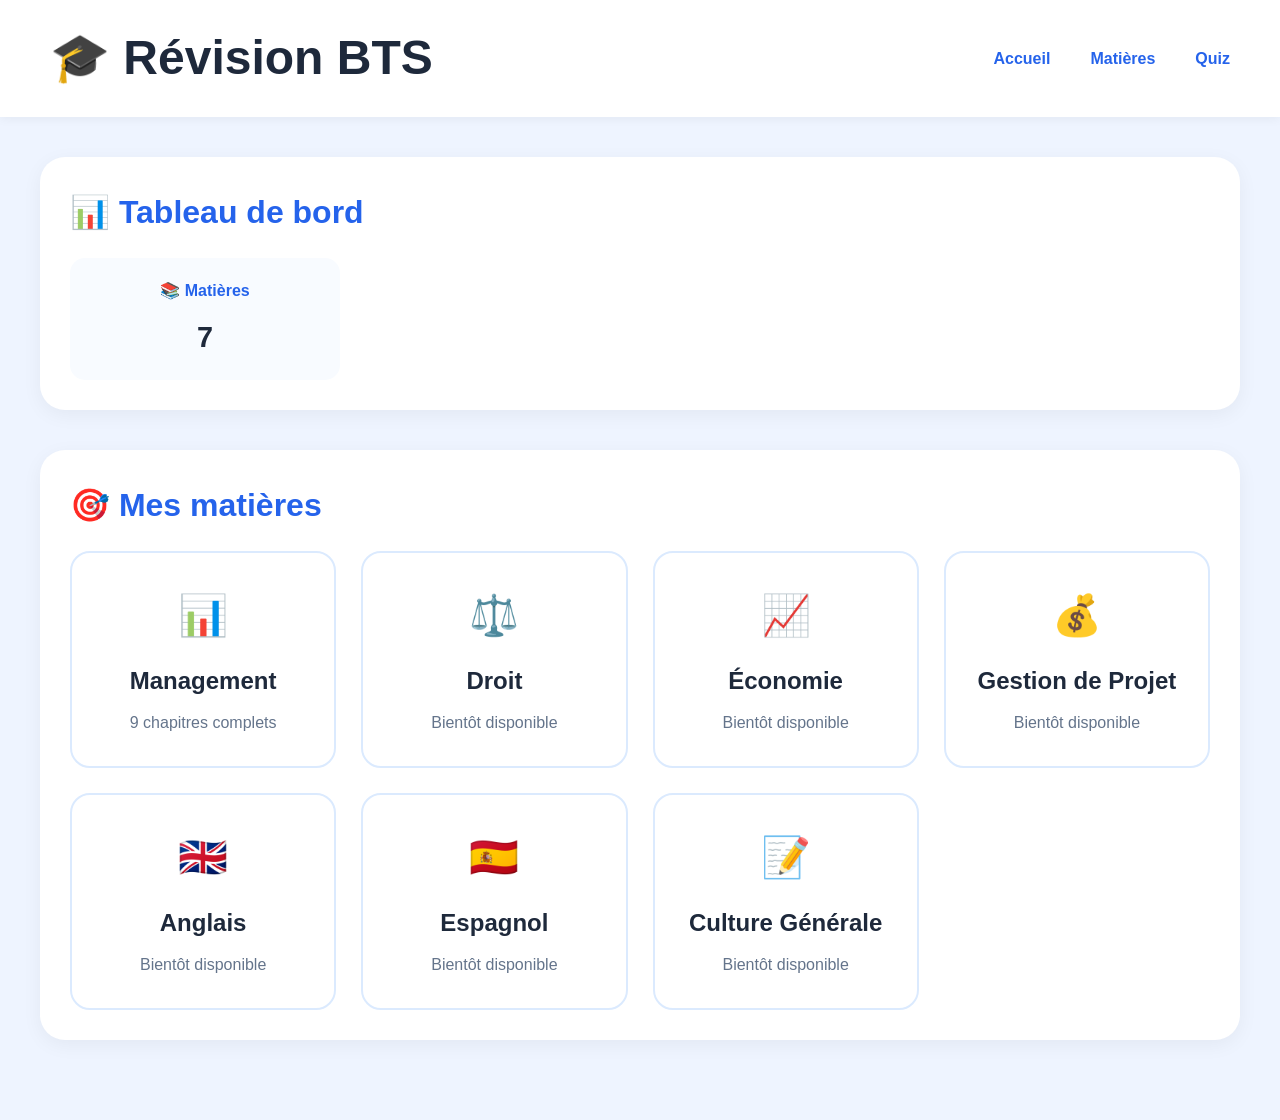
<file: index.html>
<!DOCTYPE html>
<html lang="fr">

<meta property="og:title" content="Révision BTS">
<meta property="og:description" content="Révise ton BTS avec des fiches, quiz et cartes mentales interactives.">
<meta property="og:image" content="https://raftnl.github.io/R-vision-BTS-SAM/logo_revision_bts.png">
<meta property="og:url" content="https://raftnl.github.io/R-vision-BTS-SAM/">
<meta property="og:type" content="website">

<meta name="twitter:card" content="summary_large_image">
<meta name="twitter:title" content="Révision BTS">
<meta name="twitter:description" content="Révise ton BTS avec des fiches, quiz et cartes mentales interactives.">
<meta name="twitter:image" content="https://raftnl.github.io/R-vision-BTS-SAM/logo_revision_bts.png">

<head>

<link rel="icon" type="image/png" href="favicon_revision_bts.png">
<link rel="apple-touch-icon" href="apple-touch-icon.png">

<meta charset="UTF-8">
<meta name="viewport" content="width=device-width, initial-scale=1.0">

<title>Révision BTS</title>

<link rel="stylesheet" href="style.css">

</head>

<body class="home-page">

<!-- ==========================
     NAVBAR
========================== -->

<nav class="navbar">

<div class="logo">
🎓 Révision BTS
</div>

<div class="nav-links">
<a href="index.html">Accueil</a>
<a href="index.html#matieres">Matières</a>
<a href="quiz.html">Quiz</a>
</div>

</nav>

<!-- ==========================
     CONTENU
========================== -->

<main>

<!-- ==========================
     TABLEAU DE BORD
========================== -->

<div class="card dashboard-card" id="dashboard">

<h2>📊 Tableau de bord</h2>

<div class="stats">

<div class="stat">
<h3>📚 Matières</h3>
<p>7</p>
</div>

</div>

</div>

<!-- ==========================
     MATIERES
========================== -->

<div class="card" id="matieres">

<h2>🎯 Mes matières</h2>

<div class="matiere-grid">

<a href="management.html" class="matiere">

<div class="icon">📊</div>

<h3>Management</h3>

<p>9 chapitres complets</p>

</a>

<a href="droit.html" class="matiere">

<div class="icon">⚖️</div>

<h3>Droit</h3>

<p>Bientôt disponible</p>

</a>

<a href="economie.html" class="matiere">

<div class="icon">📈</div>

<h3>Économie</h3>

<p>Bientôt disponible</p>

</a>

<a href="gestiondeprojet.html" class="matiere">

<div class="icon">💰</div>

<h3>Gestion de Projet</h3>

<p>Bientôt disponible</p>

</a>

<a href="anglais.html" class="matiere">

<div class="icon">🇬🇧</div>

<h3>Anglais</h3>

<p>Bientôt disponible</p>

</a>

<a href="espagnol.html" class="matiere">

<div class="icon">🇪🇸</div>

<h3>Espagnol</h3>

<p>Bientôt disponible</p>

</a>

<a href="culturegenerale.html" class="matiere">

<div class="icon">📝</div>

<h3>Culture Générale</h3>

<p>Bientôt disponible</p>

</a>

</div>

</div>

</main>

</body>

</html>
</file>
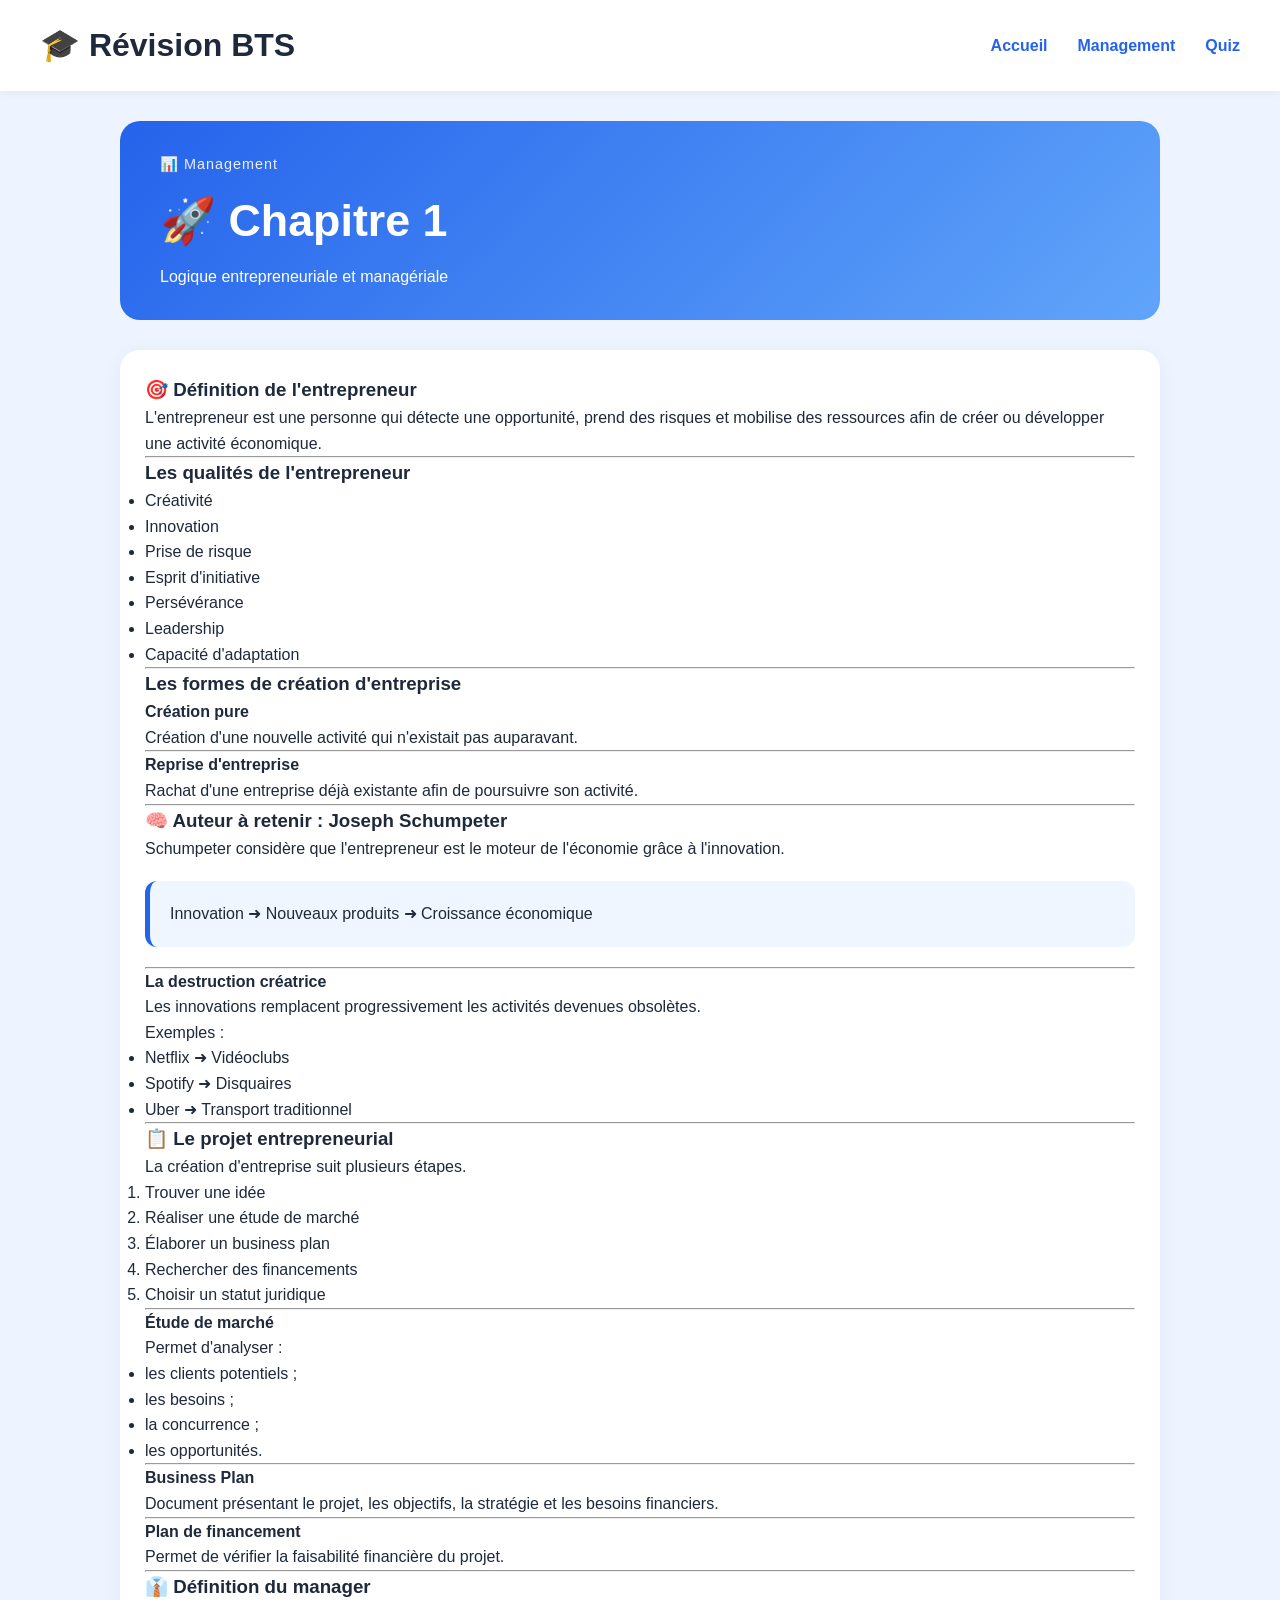
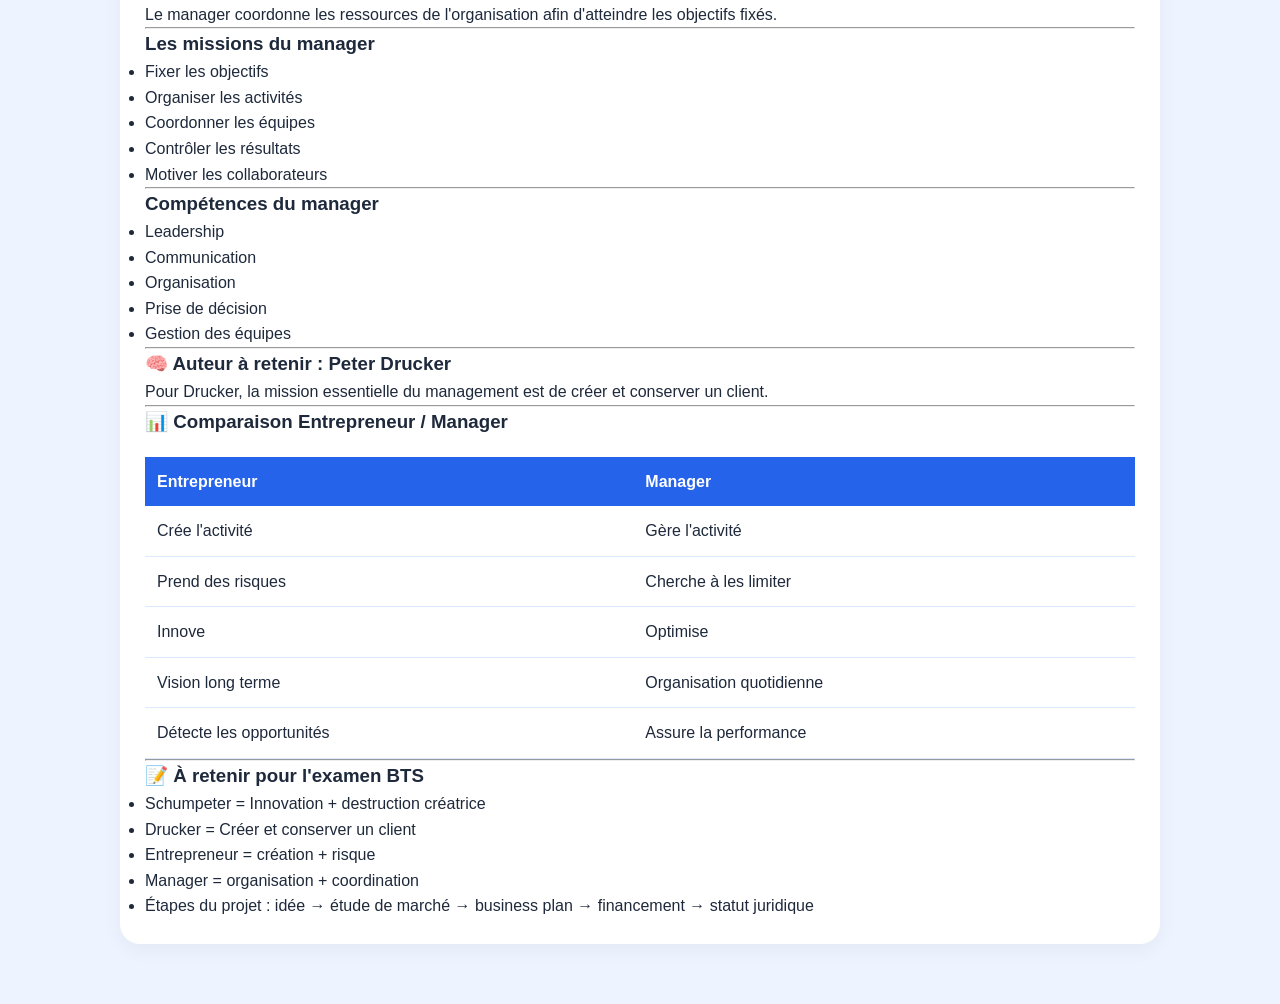
<file: management-chapitre1.html>
<!DOCTYPE html>
<html lang="fr">

<head>

<meta charset="UTF-8">
<meta name="viewport" content="width=device-width, initial-scale=1.0">

<title>Chapitre 1 - Management</title>

<link rel="stylesheet" href="style.css">

</head>

<body>

<nav class="navbar">

<div class="logo">
🎓 Révision BTS
</div>

<div class="nav-links">
<a href="index.html">Accueil</a>
<a href="management.html">Management</a>
<a href="quiz.html">Quiz</a>
</div>

</nav>
<main class="chapter-page">

<div class="section-title">

<span>📊 Management</span>

<h1>🚀 Chapitre 1</h1>

<p>
Logique entrepreneuriale et managériale
</p>

</div>

<div class="card">

<h3>🎯 Définition de l'entrepreneur</h3>

<p>
L'entrepreneur est une personne qui détecte une opportunité, prend des risques et mobilise des ressources afin de créer ou développer une activité économique.
</p>

<hr>

<h3>Les qualités de l'entrepreneur</h3>

<ul>
<li>Créativité</li>
<li>Innovation</li>
<li>Prise de risque</li>
<li>Esprit d'initiative</li>
<li>Persévérance</li>
<li>Leadership</li>
<li>Capacité d'adaptation</li>
</ul>

<hr>

<h3>Les formes de création d'entreprise</h3>

<h4>Création pure</h4>
<p>
Création d'une nouvelle activité qui n'existait pas auparavant.
</p>

<hr>

<h4>Reprise d'entreprise</h4>
<p>
Rachat d'une entreprise déjà existante afin de poursuivre son activité.
</p>

<hr>

<h3>🧠 Auteur à retenir : Joseph Schumpeter</h3>

<p>
Schumpeter considère que l'entrepreneur est le moteur de l'économie grâce à l'innovation.
</p>

<div class="memo">
Innovation ➜ Nouveaux produits ➜ Croissance économique
</div>

<hr>

<h4>La destruction créatrice</h4>

<p>
Les innovations remplacent progressivement les activités devenues obsolètes.
</p>

Exemples :

<ul>
<li>Netflix ➜ Vidéoclubs</li>
<li>Spotify ➜ Disquaires</li>
<li>Uber ➜ Transport traditionnel</li>
</ul>

<hr>

<h3>📋 Le projet entrepreneurial</h3>

<p>
La création d'entreprise suit plusieurs étapes.
</p>

<ol>
<li>Trouver une idée</li>
<li>Réaliser une étude de marché</li>
<li>Élaborer un business plan</li>
<li>Rechercher des financements</li>
<li>Choisir un statut juridique</li>
</ol>

<hr>

<h4>Étude de marché</h4>

<p>
Permet d'analyser :
</p>

<ul>
<li>les clients potentiels ;</li>
<li>les besoins ;</li>
<li>la concurrence ;</li>
<li>les opportunités.</li>
</ul>

<hr>

<h4>Business Plan</h4>

<p>
Document présentant le projet, les objectifs, la stratégie et les besoins financiers.
</p>

<hr>

<h4>Plan de financement</h4>

<p>
Permet de vérifier la faisabilité financière du projet.
</p>

<hr>

<h3>👔 Définition du manager</h3>

<p>
Le manager coordonne les ressources de l'organisation afin d'atteindre les objectifs fixés.
</p>

<hr>

<h3>Les missions du manager</h3>

<ul>
<li>Fixer les objectifs</li>
<li>Organiser les activités</li>
<li>Coordonner les équipes</li>
<li>Contrôler les résultats</li>
<li>Motiver les collaborateurs</li>
</ul>

<hr>

<h3>Compétences du manager</h3>

<ul>
<li>Leadership</li>
<li>Communication</li>
<li>Organisation</li>
<li>Prise de décision</li>
<li>Gestion des équipes</li>
</ul>

<hr>

<h3>🧠 Auteur à retenir : Peter Drucker</h3>

<p>
Pour Drucker, la mission essentielle du management est de créer et conserver un client.
</p>

<hr>

<h3>📊 Comparaison Entrepreneur / Manager</h3>

<table>
<tr>
<th>Entrepreneur</th>
<th>Manager</th>
</tr>

<tr>
<td>Crée l'activité</td>
<td>Gère l'activité</td>
</tr>

<tr>
<td>Prend des risques</td>
<td>Cherche à les limiter</td>
</tr>

<tr>
<td>Innove</td>
<td>Optimise</td>
</tr>

<tr>
<td>Vision long terme</td>
<td>Organisation quotidienne</td>
</tr>

<tr>
<td>Détecte les opportunités</td>
<td>Assure la performance</td>
</tr>
</table>

<hr>

<h3>📝 À retenir pour l'examen BTS</h3>

<ul>
<li>Schumpeter = Innovation + destruction créatrice</li>
<li>Drucker = Créer et conserver un client</li>
<li>Entrepreneur = création + risque</li>
<li>Manager = organisation + coordination</li>
<li>Étapes du projet : idée → étude de marché → business plan → financement → statut juridique</li>
</ul>

</div>

</main>

</body>

</html>
</file>
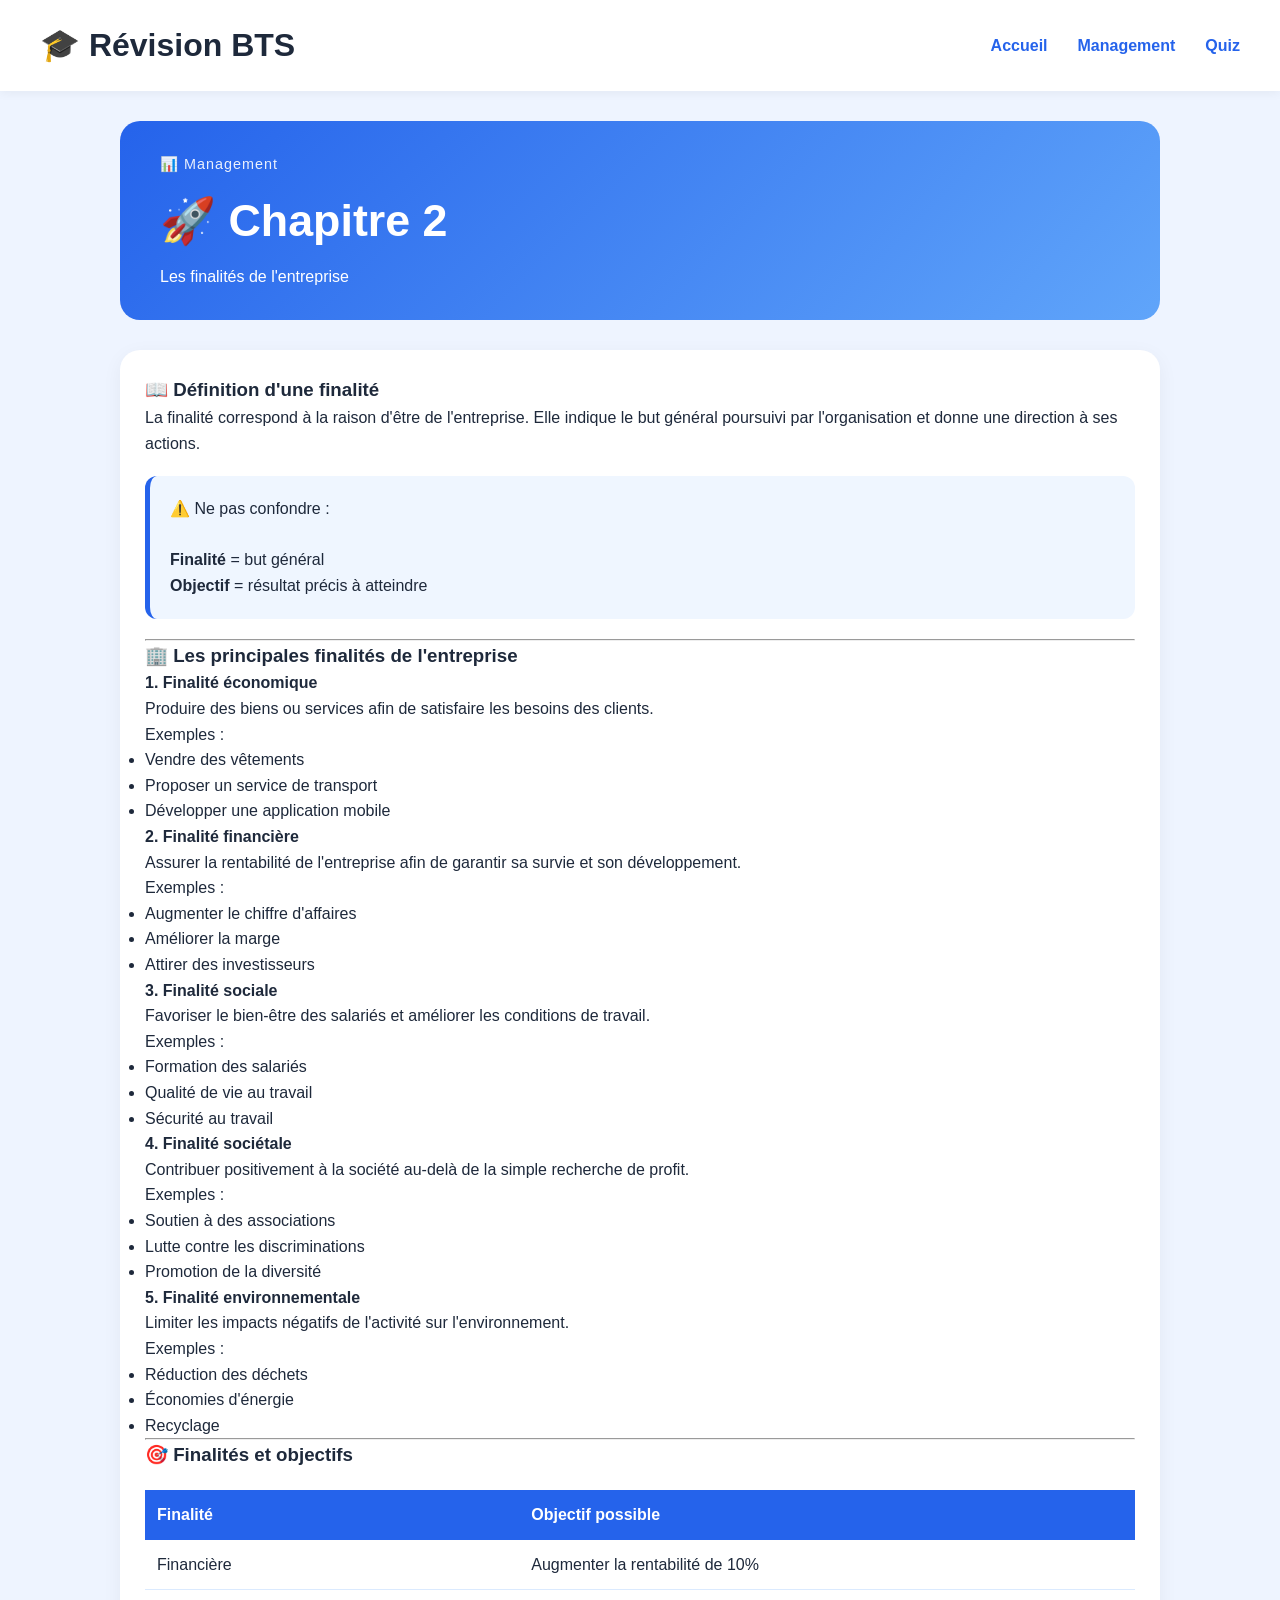
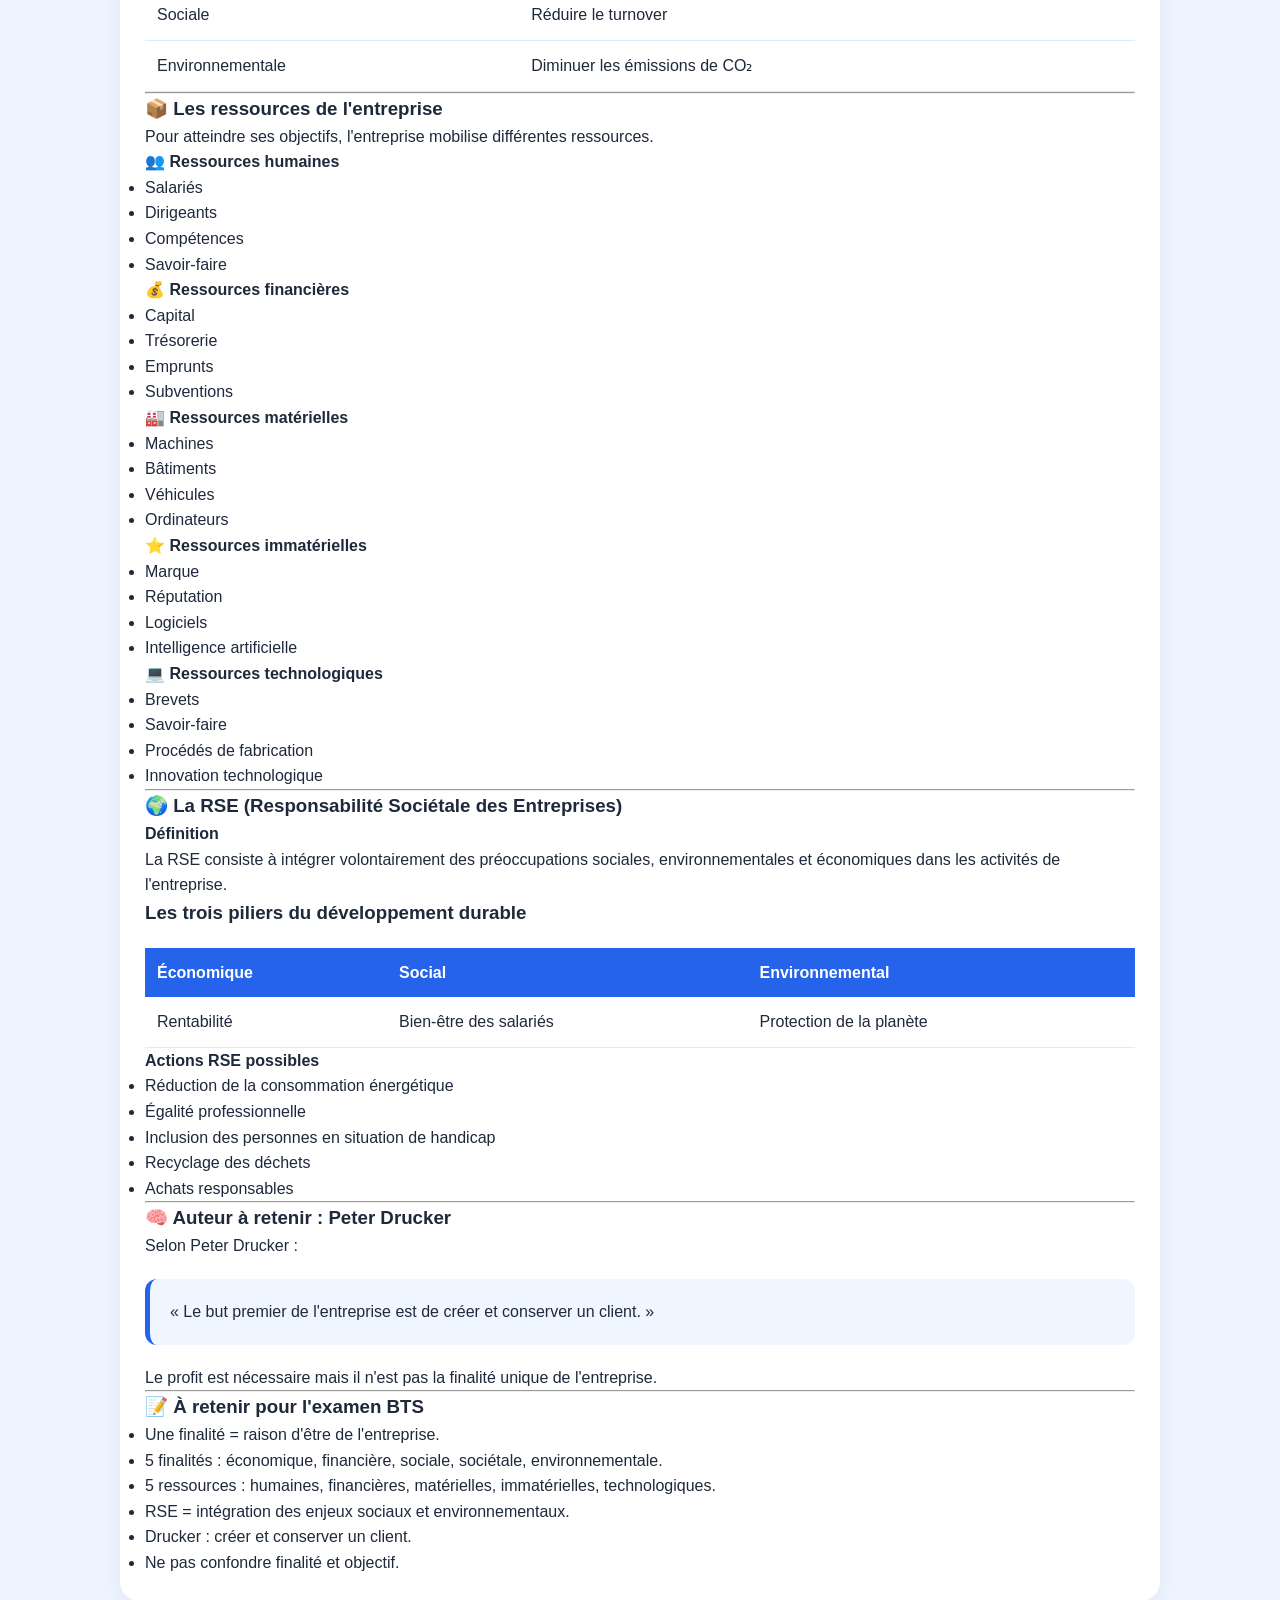
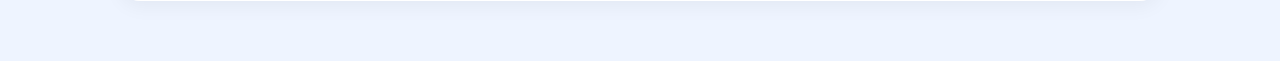
<file: management-chapitre2.html>
<!DOCTYPE html>
<html lang="fr">

<head>

<meta charset="UTF-8">
<meta name="viewport" content="width=device-width, initial-scale=1.0">

<title>Chapitre 2 - Management</title>

<link rel="stylesheet" href="style.css">

</head>

<body>

<nav class="navbar">

<div class="logo">
🎓 Révision BTS
</div>

<div class="nav-links">
<a href="index.html">Accueil</a>
<a href="management.html">Management</a>
<a href="quiz.html">Quiz</a>
</div>

</nav>

<main class="chapter-page">

<div class="section-title">

<span>📊 Management</span>

<h1>🚀 Chapitre 2</h1>

<p>
Les finalités de l'entreprise
</p>

</div>

<div class="card">

<h3>📖 Définition d'une finalité</h3>

<p>
La finalité correspond à la raison d'être de l'entreprise. Elle indique le but général poursuivi par l'organisation et donne une direction à ses actions.
</p>

<div class="memo">
⚠️ Ne pas confondre :
<br><br>
<b>Finalité</b> = but général
<br>
<b>Objectif</b> = résultat précis à atteindre
</div>

<hr>

<h3>🏢 Les principales finalités de l'entreprise</h3>

<h4>1. Finalité économique</h4>

<p>
Produire des biens ou services afin de satisfaire les besoins des clients.
</p>

Exemples :

<ul>
<li>Vendre des vêtements</li>
<li>Proposer un service de transport</li>
<li>Développer une application mobile</li>
</ul>

<h4>2. Finalité financière</h4>

<p>
Assurer la rentabilité de l'entreprise afin de garantir sa survie et son développement.
</p>

Exemples :

<ul>
<li>Augmenter le chiffre d'affaires</li>
<li>Améliorer la marge</li>
<li>Attirer des investisseurs</li>
</ul>

<h4>3. Finalité sociale</h4>

<p>
Favoriser le bien-être des salariés et améliorer les conditions de travail.
</p>

Exemples :

<ul>
<li>Formation des salariés</li>
<li>Qualité de vie au travail</li>
<li>Sécurité au travail</li>
</ul>

<h4>4. Finalité sociétale</h4>

<p>
Contribuer positivement à la société au-delà de la simple recherche de profit.
</p>

Exemples :

<ul>
<li>Soutien à des associations</li>
<li>Lutte contre les discriminations</li>
<li>Promotion de la diversité</li>
</ul>

<h4>5. Finalité environnementale</h4>

<p>
Limiter les impacts négatifs de l'activité sur l'environnement.
</p>

Exemples :

<ul>
<li>Réduction des déchets</li>
<li>Économies d'énergie</li>
<li>Recyclage</li>
</ul>

<hr>

<h3>🎯 Finalités et objectifs</h3>

<table>

<tr>
<th>Finalité</th>
<th>Objectif possible</th>
</tr>

<tr>
<td>Financière</td>
<td>Augmenter la rentabilité de 10%</td>
</tr>

<tr>
<td>Sociale</td>
<td>Réduire le turnover</td>
</tr>

<tr>
<td>Environnementale</td>
<td>Diminuer les émissions de CO₂</td>
</tr>

</table>

<hr>

<h3>📦 Les ressources de l'entreprise</h3>

<p>
Pour atteindre ses objectifs, l'entreprise mobilise différentes ressources.
</p>

<h4>👥 Ressources humaines</h4>

<ul>
<li>Salariés</li>
<li>Dirigeants</li>
<li>Compétences</li>
<li>Savoir-faire</li>
</ul>

<h4>💰 Ressources financières</h4>

<ul>
<li>Capital</li>
<li>Trésorerie</li>
<li>Emprunts</li>
<li>Subventions</li>
</ul>

<h4>🏭 Ressources matérielles</h4>

<ul>
<li>Machines</li>
<li>Bâtiments</li>
<li>Véhicules</li>
<li>Ordinateurs</li>
</ul>

<h4>⭐ Ressources immatérielles</h4>

<ul>
<li>Marque</li>
<li>Réputation</li>
<li>Logiciels</li>
<li>Intelligence artificielle</li></ul>

<h4>💻 Ressources technologiques</h4>

<ul>
<li>Brevets</li>
<li>Savoir-faire</li>
<li>Procédés de fabrication</li>
<li>Innovation technologique</li>
</ul>

<hr>

<h3>🌍 La RSE (Responsabilité Sociétale des Entreprises)</h3>

<h4>Définition</h4>

<p>
La RSE consiste à intégrer volontairement des préoccupations sociales, environnementales et économiques dans les activités de l'entreprise.
</p>

<h3>Les trois piliers du développement durable</h3>

<table>

<tr>
<th>Économique</th>
<th>Social</th>
<th>Environnemental</th>
</tr>

<tr>
<td>Rentabilité</td>
<td>Bien-être des salariés</td>
<td>Protection de la planète</td>
</tr>

</table>

<h4>Actions RSE possibles</h4>

<ul>
<li>Réduction de la consommation énergétique</li>
<li>Égalité professionnelle</li>
<li>Inclusion des personnes en situation de handicap</li>
<li>Recyclage des déchets</li>
<li>Achats responsables</li>
</ul>

<hr>

<h3>🧠 Auteur à retenir : Peter Drucker</h3>

<p>
Selon Peter Drucker :
</p>

<div class="memo">
« Le but premier de l'entreprise est de créer et conserver un client. »
</div>

<p>
Le profit est nécessaire mais il n'est pas la finalité unique de l'entreprise.
</p>

<hr>

<h3>📝 À retenir pour l'examen BTS</h3>

<ul>
<li>Une finalité = raison d'être de l'entreprise.</li>
<li>5 finalités : économique, financière, sociale, sociétale, environnementale.</li>
<li>5 ressources : humaines, financières, matérielles, immatérielles, technologiques.</li>
<li>RSE = intégration des enjeux sociaux et environnementaux.</li>
<li>Drucker : créer et conserver un client.</li>
<li>Ne pas confondre finalité et objectif.</li>
</ul>

</div>

</main>

</body>

</html>
</file>
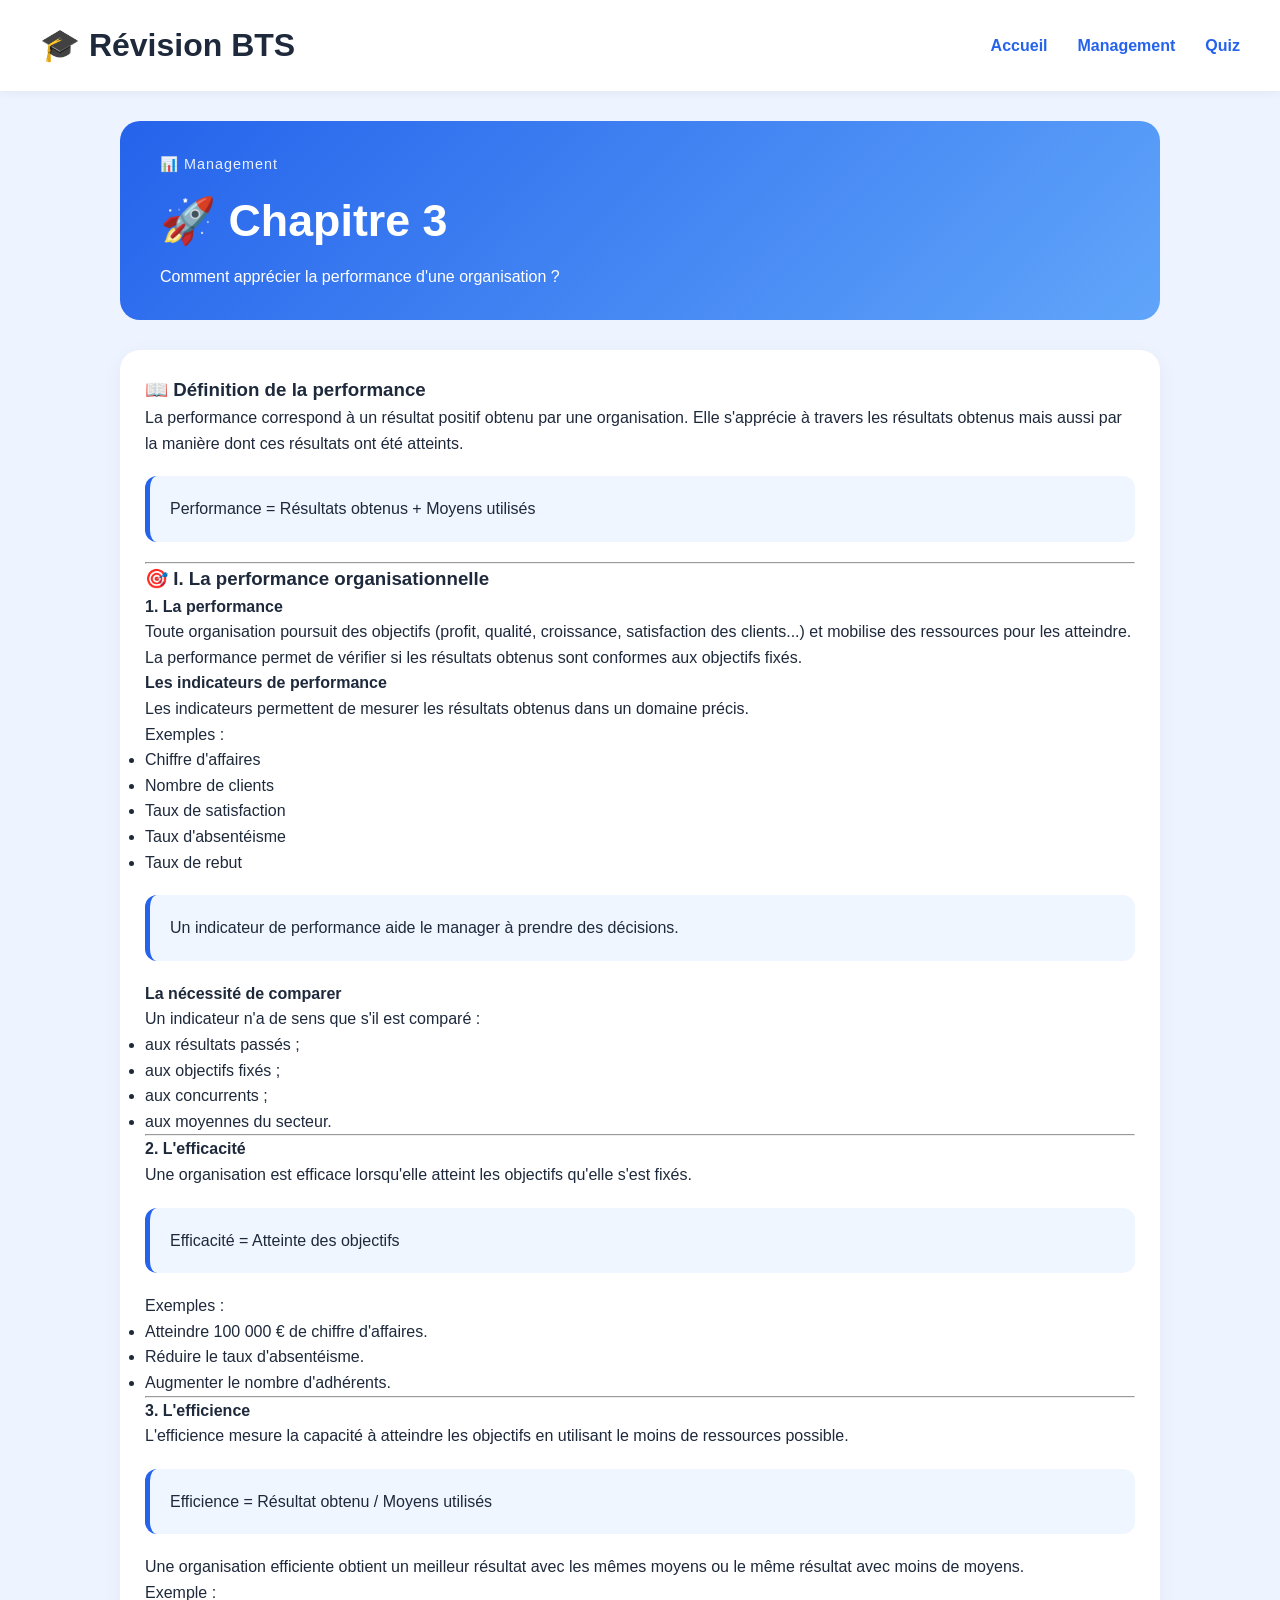
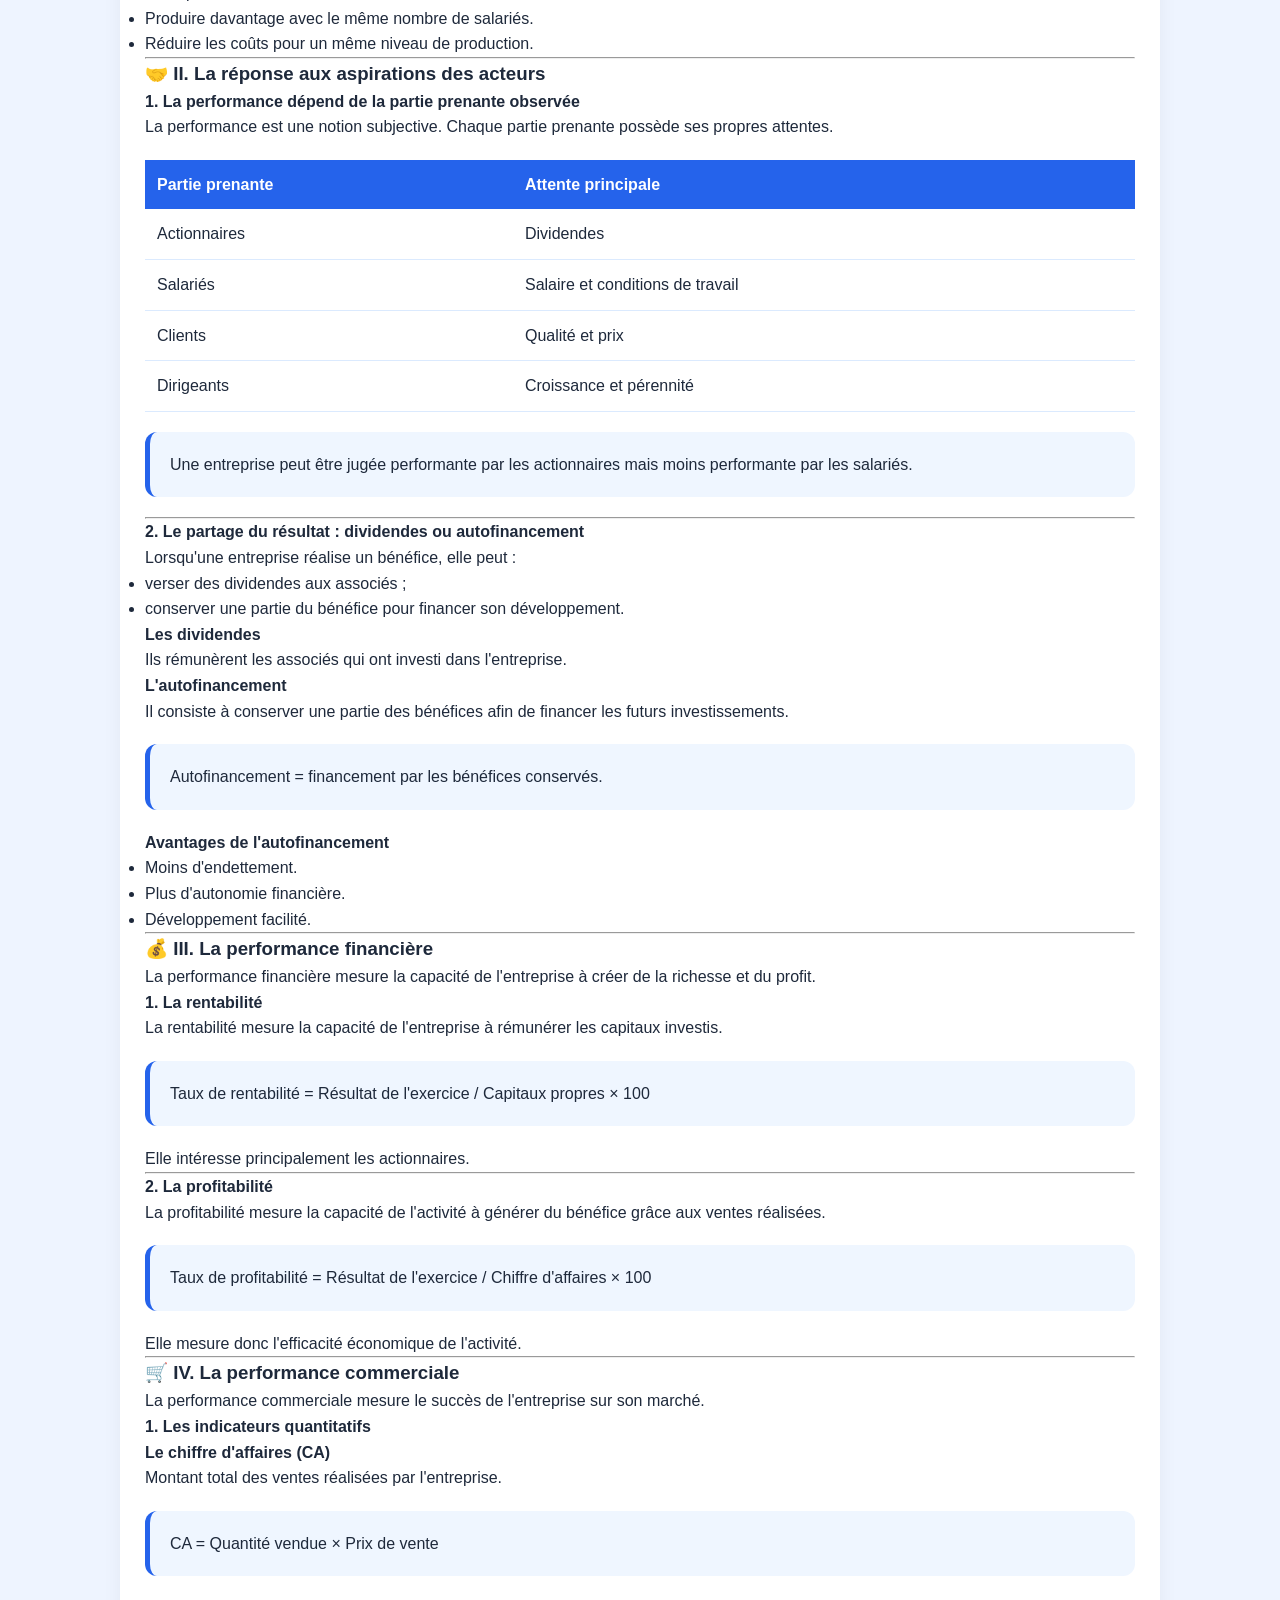
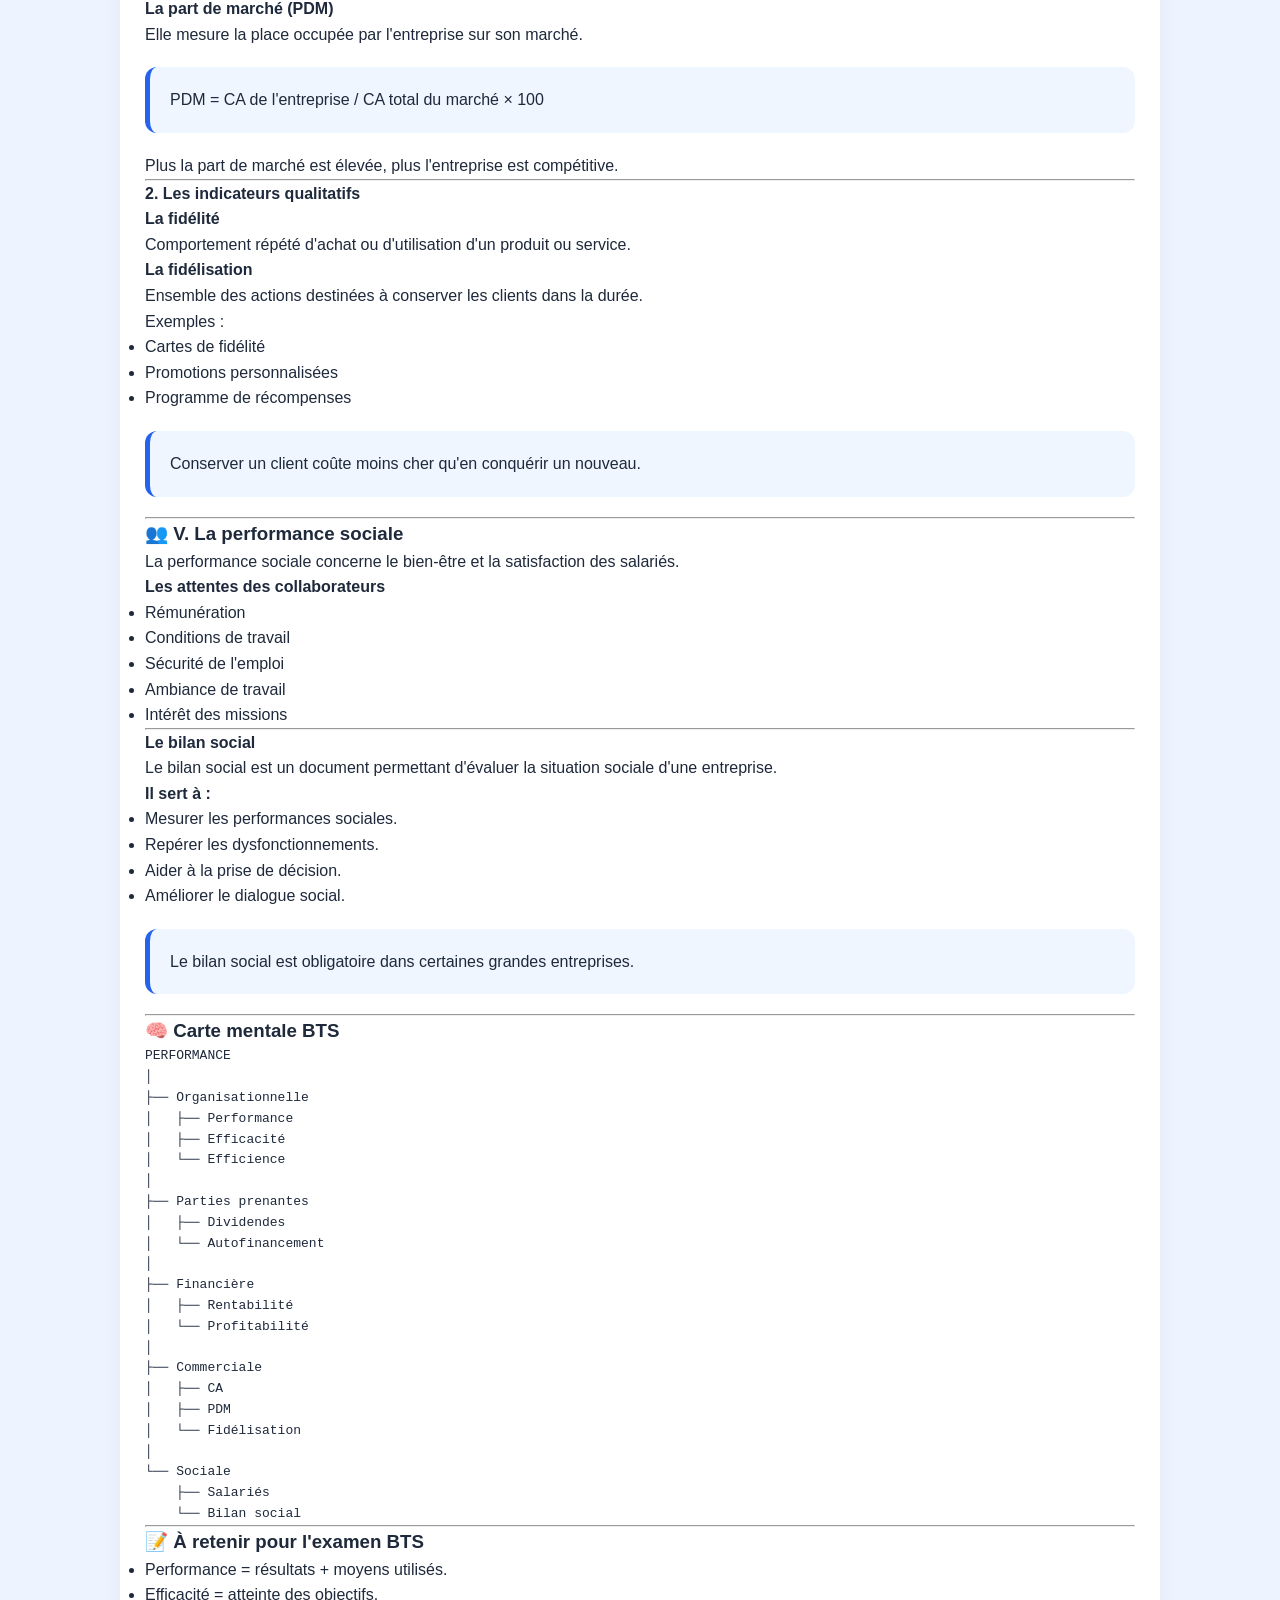
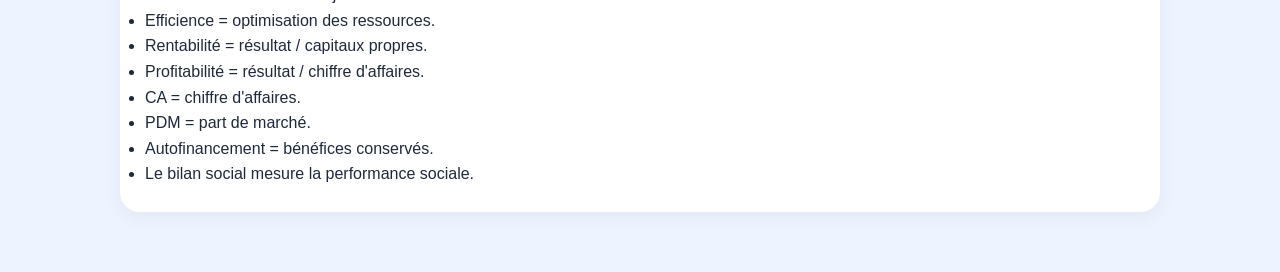
<file: management-chapitre3.html>
<!DOCTYPE html>
<html lang="fr">

<head>

<meta charset="UTF-8">
<meta name="viewport" content="width=device-width, initial-scale=1.0">

<title>Chapitre 3 - Management</title>

<link rel="stylesheet" href="style.css">

</head>

<body>

<nav class="navbar">

<div class="logo">
🎓 Révision BTS
</div>

<div class="nav-links">
<a href="index.html">Accueil</a>
<a href="management.html">Management</a>
<a href="quiz.html">Quiz</a>
</div>

</nav>

<main class="chapter-page">

<div class="section-title">

<span>📊 Management</span>

<h1>🚀 Chapitre 3</h1>

<p>
Comment apprécier la performance d'une organisation ?
</p>

</div>

<div class="card">

<h3>📖 Définition de la performance</h3>

<p>
La performance correspond à un résultat positif obtenu par une organisation.
Elle s'apprécie à travers les résultats obtenus mais aussi par la manière dont ces résultats ont été atteints.
</p>

<div class="memo">
Performance = Résultats obtenus + Moyens utilisés
</div>

<hr>

<h3>🎯 I. La performance organisationnelle</h3>

<h4>1. La performance</h4>

<p>
Toute organisation poursuit des objectifs (profit, qualité, croissance, satisfaction des clients...)
et mobilise des ressources pour les atteindre.
</p>

<p>
La performance permet de vérifier si les résultats obtenus sont conformes aux objectifs fixés.
</p>

<h4>Les indicateurs de performance</h4>

<p>
Les indicateurs permettent de mesurer les résultats obtenus dans un domaine précis.
</p>

Exemples :

<ul>
<li>Chiffre d'affaires</li>
<li>Nombre de clients</li>
<li>Taux de satisfaction</li>
<li>Taux d'absentéisme</li>
<li>Taux de rebut</li>
</ul>

<div class="memo">
Un indicateur de performance aide le manager à prendre des décisions.
</div>

<h4>La nécessité de comparer</h4>

<p>
Un indicateur n'a de sens que s'il est comparé :
</p>

<ul>
<li>aux résultats passés ;</li>
<li>aux objectifs fixés ;</li>
<li>aux concurrents ;</li>
<li>aux moyennes du secteur.</li>
</ul>

<hr>

<h4>2. L'efficacité</h4>

<p>
Une organisation est efficace lorsqu'elle atteint les objectifs qu'elle s'est fixés.
</p>

<div class="memo">
Efficacité = Atteinte des objectifs
</div>

Exemples :

<ul>
<li>Atteindre 100 000 € de chiffre d'affaires.</li>
<li>Réduire le taux d'absentéisme.</li>
<li>Augmenter le nombre d'adhérents.</li>
</ul>

<hr>

<h4>3. L'efficience</h4>

<p>
L'efficience mesure la capacité à atteindre les objectifs en utilisant le moins de ressources possible.
</p>

<div class="memo">
Efficience = Résultat obtenu / Moyens utilisés
</div>

<p>
Une organisation efficiente obtient un meilleur résultat avec les mêmes moyens ou le même résultat avec moins de moyens.
</p>

Exemple :

<ul>
<li>Produire davantage avec le même nombre de salariés.</li>
<li>Réduire les coûts pour un même niveau de production.</li>
</ul>

<hr>

<h3>🤝 II. La réponse aux aspirations des acteurs</h3>

<h4>1. La performance dépend de la partie prenante observée</h4>

<p>
La performance est une notion subjective.
Chaque partie prenante possède ses propres attentes.
</p>

<table>

<tr>
<th>Partie prenante</th>
<th>Attente principale</th>
</tr>

<tr>
<td>Actionnaires</td>
<td>Dividendes</td>
</tr>

<tr>
<td>Salariés</td>
<td>Salaire et conditions de travail</td>
</tr>

<tr>
<td>Clients</td>
<td>Qualité et prix</td>
</tr>

<tr>
<td>Dirigeants</td>
<td>Croissance et pérennité</td>
</tr>

</table>

<div class="memo">
Une entreprise peut être jugée performante par les actionnaires mais moins performante par les salariés.
</div>

<hr>

<h4>2. Le partage du résultat : dividendes ou autofinancement</h4>

<p>
Lorsqu'une entreprise réalise un bénéfice, elle peut :
</p>

<ul>
<li>verser des dividendes aux associés ;</li>
<li>conserver une partie du bénéfice pour financer son développement.</li>
</ul>

<h4>Les dividendes</h4>

<p>
Ils rémunèrent les associés qui ont investi dans l'entreprise.
</p>

<h4>L'autofinancement</h4>

<p>
Il consiste à conserver une partie des bénéfices afin de financer les futurs investissements.
</p>

<div class="memo">
Autofinancement = financement par les bénéfices conservés.
</div>

<h4>Avantages de l'autofinancement</h4>

<ul>
<li>Moins d'endettement.</li>
<li>Plus d'autonomie financière.</li>
<li>Développement facilité.</li>
</ul>

<hr>

<h3>💰 III. La performance financière</h3>

<p>
La performance financière mesure la capacité de l'entreprise à créer de la richesse et du profit.
</p>

<h4>1. La rentabilité</h4>

<p>
La rentabilité mesure la capacité de l'entreprise à rémunérer les capitaux investis.
</p>

<div class="memo">
Taux de rentabilité =
Résultat de l'exercice / Capitaux propres × 100
</div>

<p>
Elle intéresse principalement les actionnaires.
</p>

<hr>

<h4>2. La profitabilité</h4>

<p>
La profitabilité mesure la capacité de l'activité à générer du bénéfice grâce aux ventes réalisées.
</p>

<div class="memo">
Taux de profitabilité =
Résultat de l'exercice / Chiffre d'affaires × 100
</div>

<p>
Elle mesure donc l'efficacité économique de l'activité.
</p>

<hr>

<h3>🛒 IV. La performance commerciale</h3>

<p>
La performance commerciale mesure le succès de l'entreprise sur son marché.
</p>

<h4>1. Les indicateurs quantitatifs</h4>

<h4>Le chiffre d'affaires (CA)</h4>

<p>
Montant total des ventes réalisées par l'entreprise.
</p>

<div class="memo">
CA = Quantité vendue × Prix de vente
</div>

<h4>La part de marché (PDM)</h4>

<p>
Elle mesure la place occupée par l'entreprise sur son marché.
</p>

<div class="memo">
PDM =
CA de l'entreprise /
CA total du marché × 100
</div>

<p>
Plus la part de marché est élevée, plus l'entreprise est compétitive.
</p>

<hr>

<h4>2. Les indicateurs qualitatifs</h4>

<h4>La fidélité</h4>

<p>
Comportement répété d'achat ou d'utilisation d'un produit ou service.
</p>

<h4>La fidélisation</h4>

<p>
Ensemble des actions destinées à conserver les clients dans la durée.
</p>

Exemples :

<ul>
<li>Cartes de fidélité</li>
<li>Promotions personnalisées</li>
<li>Programme de récompenses</li>
</ul>

<div class="memo">
Conserver un client coûte moins cher qu'en conquérir un nouveau.
</div>

<hr>

<h3>👥 V. La performance sociale</h3>

<p>
La performance sociale concerne le bien-être et la satisfaction des salariés.
</p>

<h4>Les attentes des collaborateurs</h4>

<ul>
<li>Rémunération</li>
<li>Conditions de travail</li>
<li>Sécurité de l'emploi</li>
<li>Ambiance de travail</li>
<li>Intérêt des missions</li>
</ul>

<hr>

<h4>Le bilan social</h4>

<p>
Le bilan social est un document permettant d'évaluer la situation sociale d'une entreprise.
</p>

<h4>Il sert à :</h4>

<ul>
<li>Mesurer les performances sociales.</li>
<li>Repérer les dysfonctionnements.</li>
<li>Aider à la prise de décision.</li>
<li>Améliorer le dialogue social.</li>
</ul>

<div class="memo">
Le bilan social est obligatoire dans certaines grandes entreprises.
</div>

<hr>

<h3>🧠 Carte mentale BTS</h3>

<pre>
PERFORMANCE
│
├── Organisationnelle
│   ├── Performance
│   ├── Efficacité
│   └── Efficience
│
├── Parties prenantes
│   ├── Dividendes
│   └── Autofinancement
│
├── Financière
│   ├── Rentabilité
│   └── Profitabilité
│
├── Commerciale
│   ├── CA
│   ├── PDM
│   └── Fidélisation
│
└── Sociale
    ├── Salariés
    └── Bilan social
</pre>

<hr>

<h3>📝 À retenir pour l'examen BTS</h3>

<ul>
<li>Performance = résultats + moyens utilisés.</li>
<li>Efficacité = atteinte des objectifs.</li>
<li>Efficience = optimisation des ressources.</li>
<li>Rentabilité = résultat / capitaux propres.</li>
<li>Profitabilité = résultat / chiffre d'affaires.</li>
<li>CA = chiffre d'affaires.</li>
<li>PDM = part de marché.</li>
<li>Autofinancement = bénéfices conservés.</li>
<li>Le bilan social mesure la performance sociale.</li>
</ul>

</div>

</main>

</body>

</html>
</file>
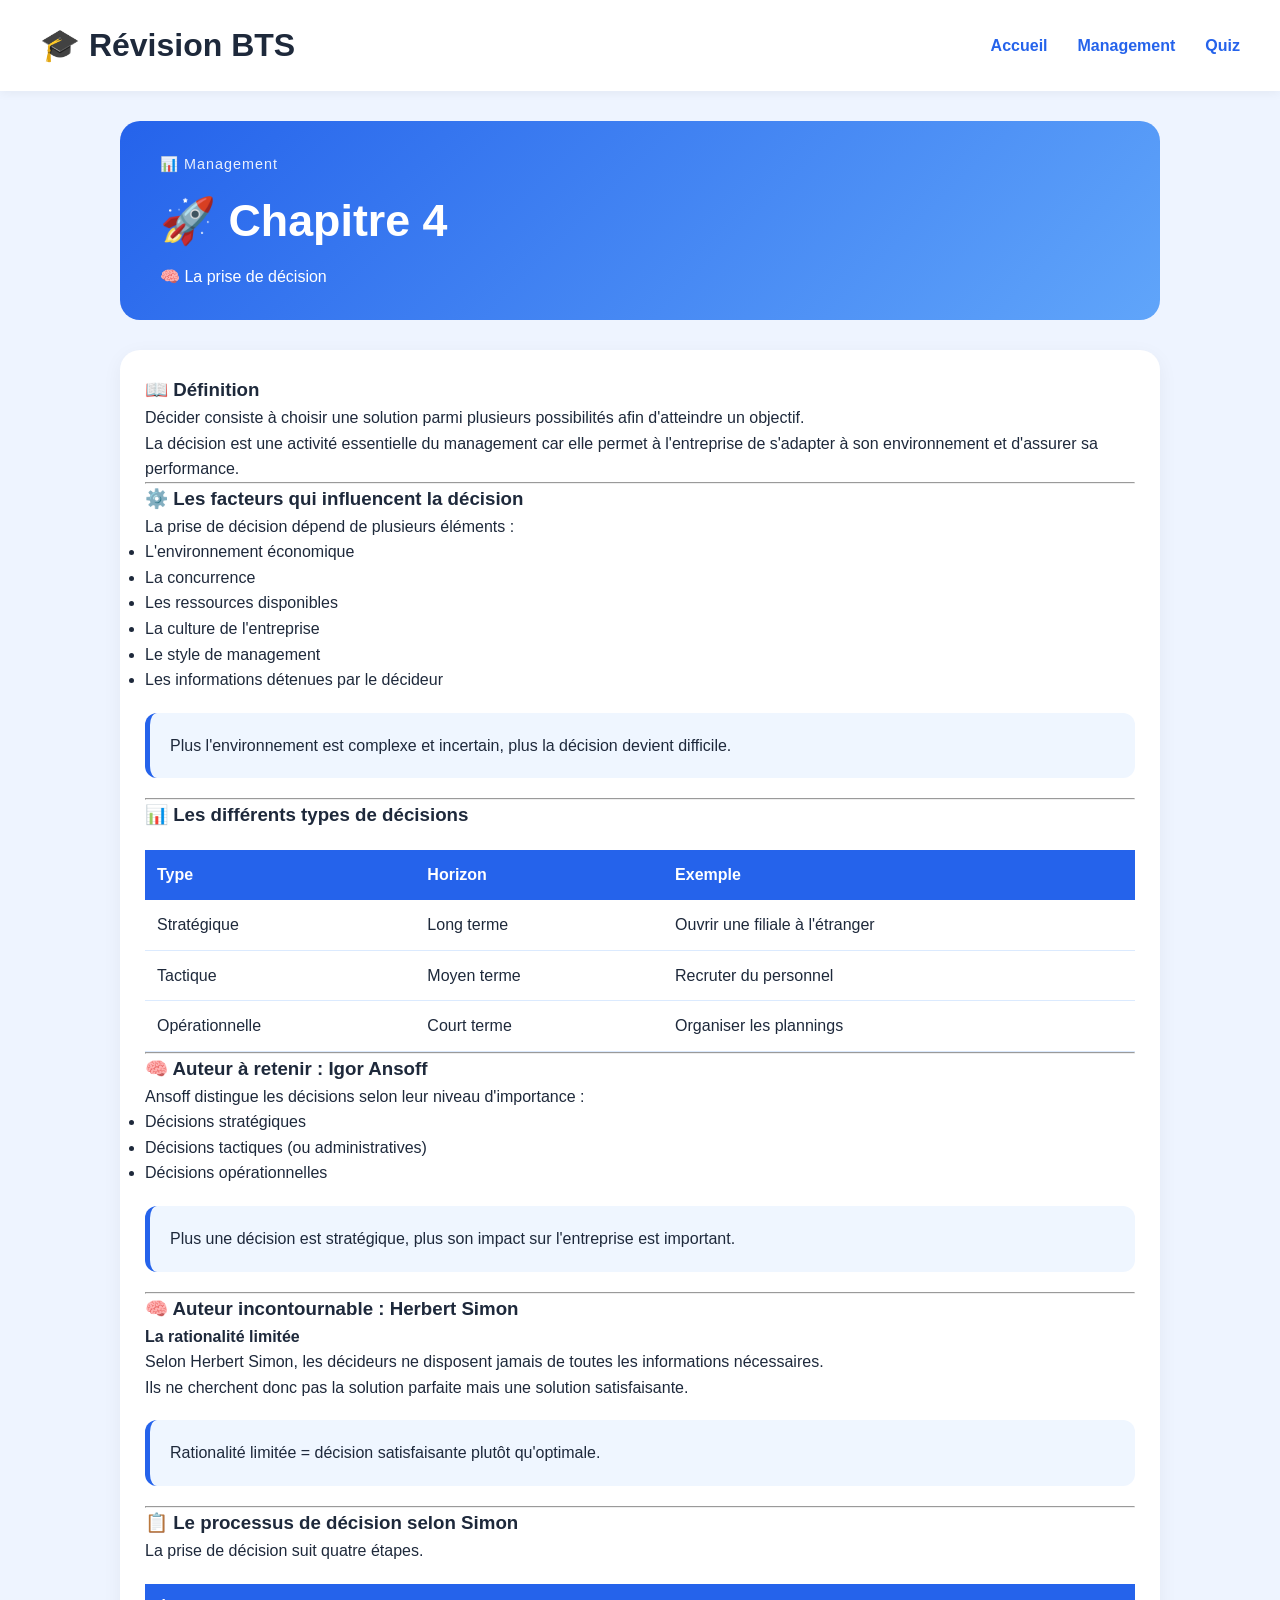
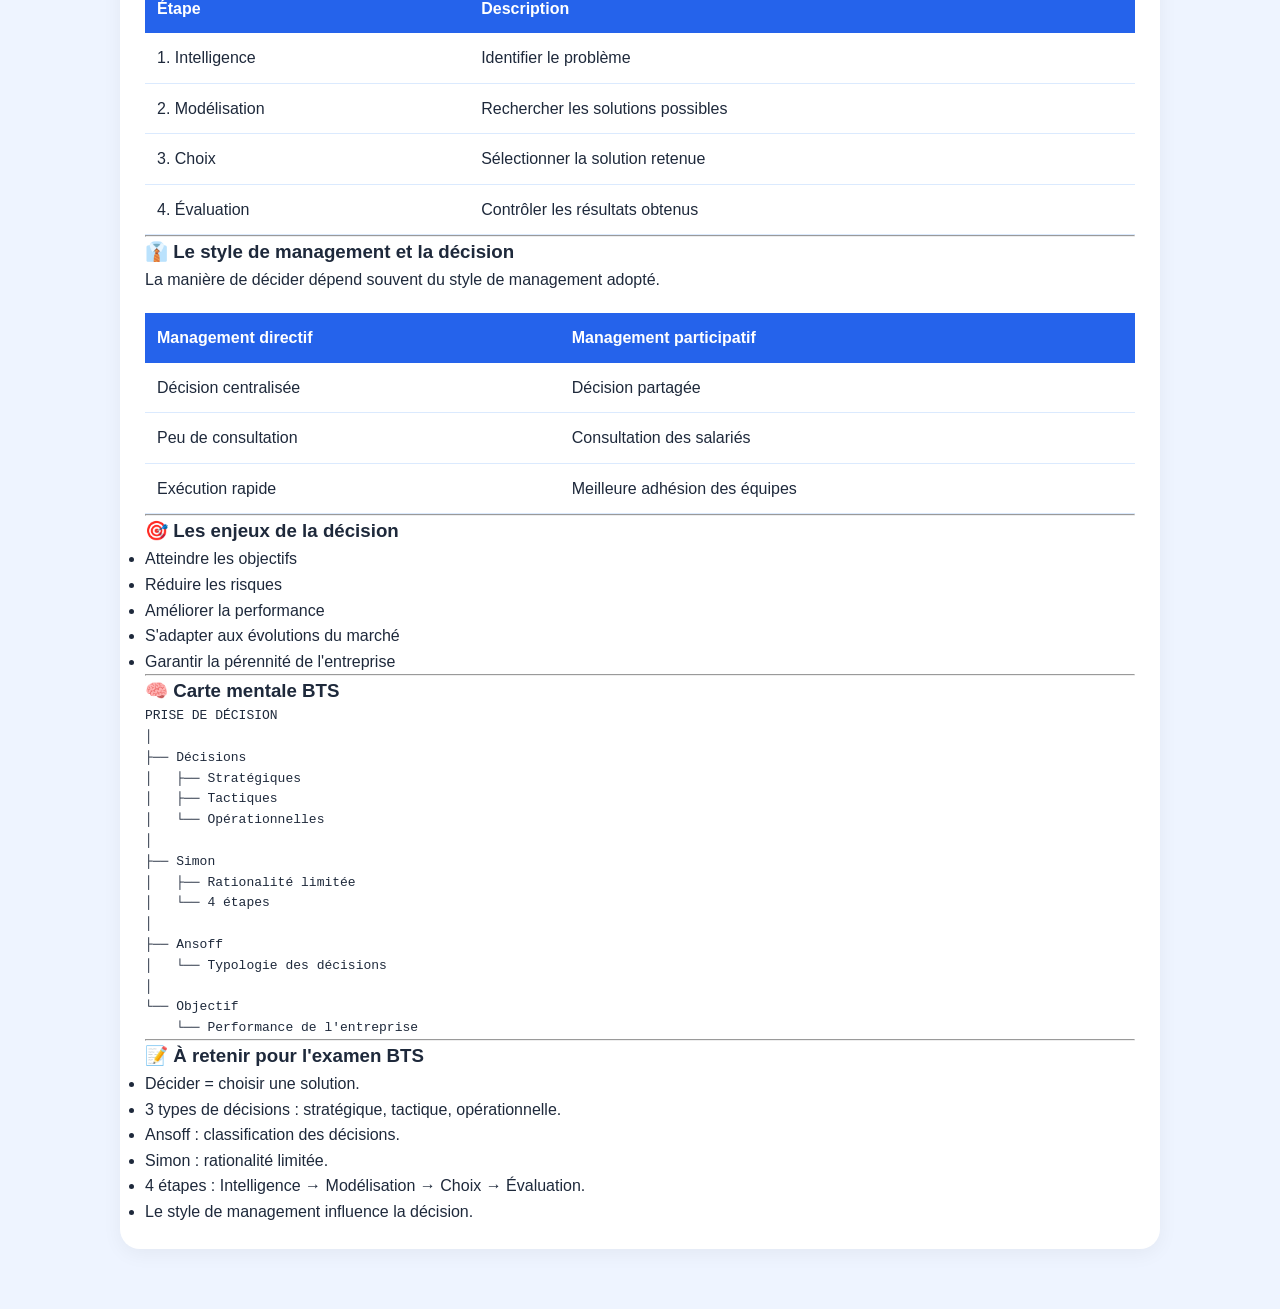
<file: management-chapitre4.html>
<!DOCTYPE html>
<html lang="fr">

<head>

<meta charset="UTF-8">
<meta name="viewport" content="width=device-width, initial-scale=1.0">

<title>Chapitre 4 - Management</title>

<link rel="stylesheet" href="style.css">

</head>

<body>

<nav class="navbar">

<div class="logo">
🎓 Révision BTS
</div>

<div class="nav-links">
<a href="index.html">Accueil</a>
<a href="management.html">Management</a>
<a href="quiz.html">Quiz</a>
</div>

</nav>

<main class="chapter-page">

<div class="section-title">

<span>📊 Management</span>

<h1>🚀 Chapitre 4</h1>

<p>
🧠 La prise de décision
</p>

</div>

<div class="card">

<h3>📖 Définition</h3>

<p>
Décider consiste à choisir une solution parmi plusieurs possibilités afin d'atteindre un objectif.
</p>

<p>
La décision est une activité essentielle du management car elle permet à l'entreprise de s'adapter à son environnement et d'assurer sa performance.
</p>

<hr>

<h3>⚙️ Les facteurs qui influencent la décision</h3>

<p>
La prise de décision dépend de plusieurs éléments :
</p>

<ul>
<li>L'environnement économique</li>
<li>La concurrence</li>
<li>Les ressources disponibles</li>
<li>La culture de l'entreprise</li>
<li>Le style de management</li>
<li>Les informations détenues par le décideur</li>
</ul>

<div class="memo">
Plus l'environnement est complexe et incertain, plus la décision devient difficile.
</div>

<hr>

<h3>📊 Les différents types de décisions</h3>

<table>

<tr>
<th>Type</th>
<th>Horizon</th>
<th>Exemple</th>
</tr>

<tr>
<td>Stratégique</td>
<td>Long terme</td>
<td>Ouvrir une filiale à l'étranger</td>
</tr>

<tr>
<td>Tactique</td>
<td>Moyen terme</td>
<td>Recruter du personnel</td>
</tr>

<tr>
<td>Opérationnelle</td>
<td>Court terme</td>
<td>Organiser les plannings</td>
</tr>

</table>

<hr>

<h3>🧠 Auteur à retenir : Igor Ansoff</h3>

<p>
Ansoff distingue les décisions selon leur niveau d'importance :
</p>

<ul>
<li>Décisions stratégiques</li>
<li>Décisions tactiques (ou administratives)</li>
<li>Décisions opérationnelles</li>
</ul>

<div class="memo">
Plus une décision est stratégique, plus son impact sur l'entreprise est important.
</div>

<hr>

<h3>🧠 Auteur incontournable : Herbert Simon</h3>

<h4>La rationalité limitée</h4>

<p>
Selon Herbert Simon, les décideurs ne disposent jamais de toutes les informations nécessaires.
</p>

<p>
Ils ne cherchent donc pas la solution parfaite mais une solution satisfaisante.
</p>

<div class="memo">
Rationalité limitée = décision satisfaisante plutôt qu'optimale.
</div>

<hr>

<h3>📋 Le processus de décision selon Simon</h3>

<p>
La prise de décision suit quatre étapes.
</p>

<table>

<tr>
<th>Étape</th>
<th>Description</th>
</tr>

<tr>
<td>1. Intelligence</td>
<td>Identifier le problème</td>
</tr>

<tr>
<td>2. Modélisation</td>
<td>Rechercher les solutions possibles</td>
</tr>

<tr>
<td>3. Choix</td>
<td>Sélectionner la solution retenue</td>
</tr>

<tr>
<td>4. Évaluation</td>
<td>Contrôler les résultats obtenus</td>
</tr>

</table>

<hr>

<h3>👔 Le style de management et la décision</h3>

<p>
La manière de décider dépend souvent du style de management adopté.
</p>

<table>

<tr>
<th>Management directif</th>
<th>Management participatif</th>
</tr>

<tr>
<td>Décision centralisée</td>
<td>Décision partagée</td>
</tr>

<tr>
<td>Peu de consultation</td>
<td>Consultation des salariés</td>
</tr>

<tr>
<td>Exécution rapide</td>
<td>Meilleure adhésion des équipes</td>
</tr>

</table>

<hr>

<h3>🎯 Les enjeux de la décision</h3>

<ul>
<li>Atteindre les objectifs</li>
<li>Réduire les risques</li>
<li>Améliorer la performance</li>
<li>S'adapter aux évolutions du marché</li>
<li>Garantir la pérennité de l'entreprise</li>
</ul>

<hr>

<h3>🧠 Carte mentale BTS</h3>

<pre>
PRISE DE DÉCISION
│
├── Décisions
│   ├── Stratégiques
│   ├── Tactiques
│   └── Opérationnelles
│
├── Simon
│   ├── Rationalité limitée
│   └── 4 étapes
│
├── Ansoff
│   └── Typologie des décisions
│
└── Objectif
    └── Performance de l'entreprise
</pre>

<hr>

<h3>📝 À retenir pour l'examen BTS</h3>

<ul>
<li>Décider = choisir une solution.</li>
<li>3 types de décisions : stratégique, tactique, opérationnelle.</li>
<li>Ansoff : classification des décisions.</li>
<li>Simon : rationalité limitée.</li>
<li>4 étapes : Intelligence → Modélisation → Choix → Évaluation.</li>
<li>Le style de management influence la décision.</li>
</ul>

</div>

</main>

</body>

</html>
</file>
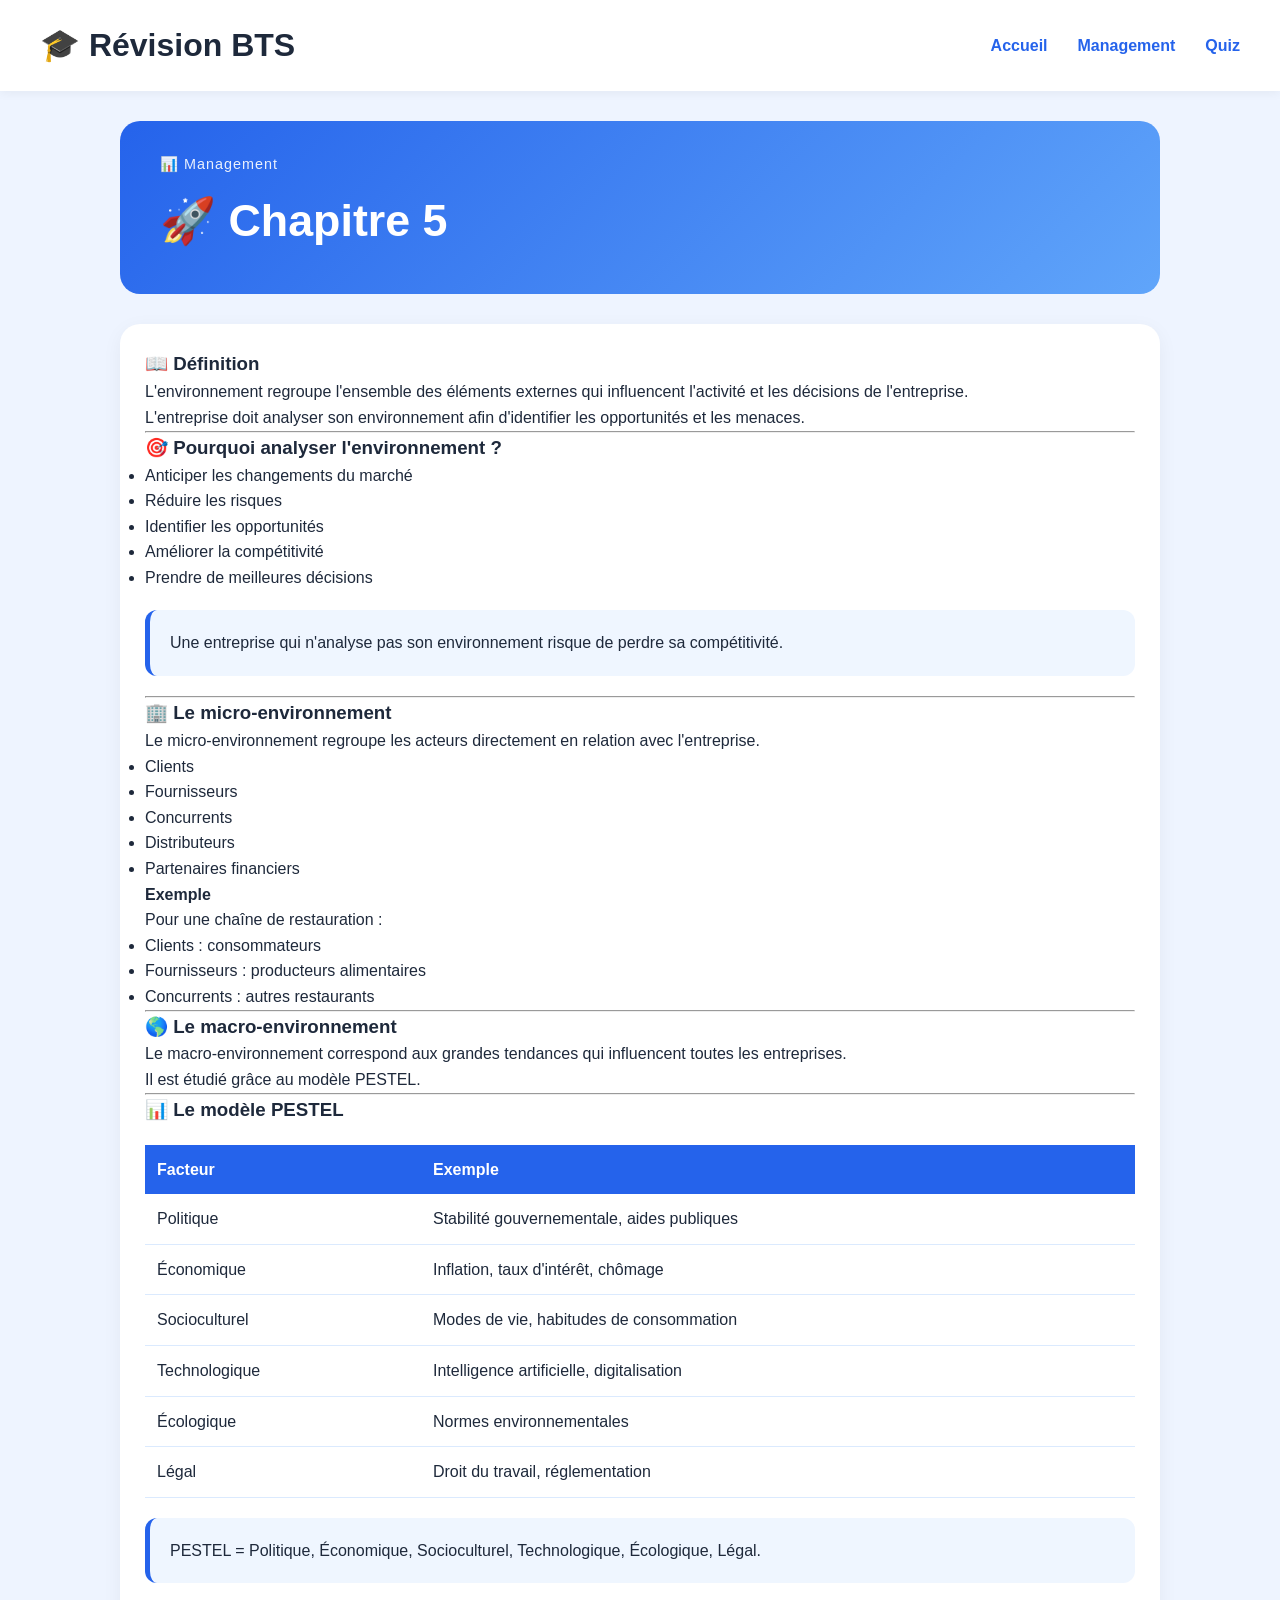
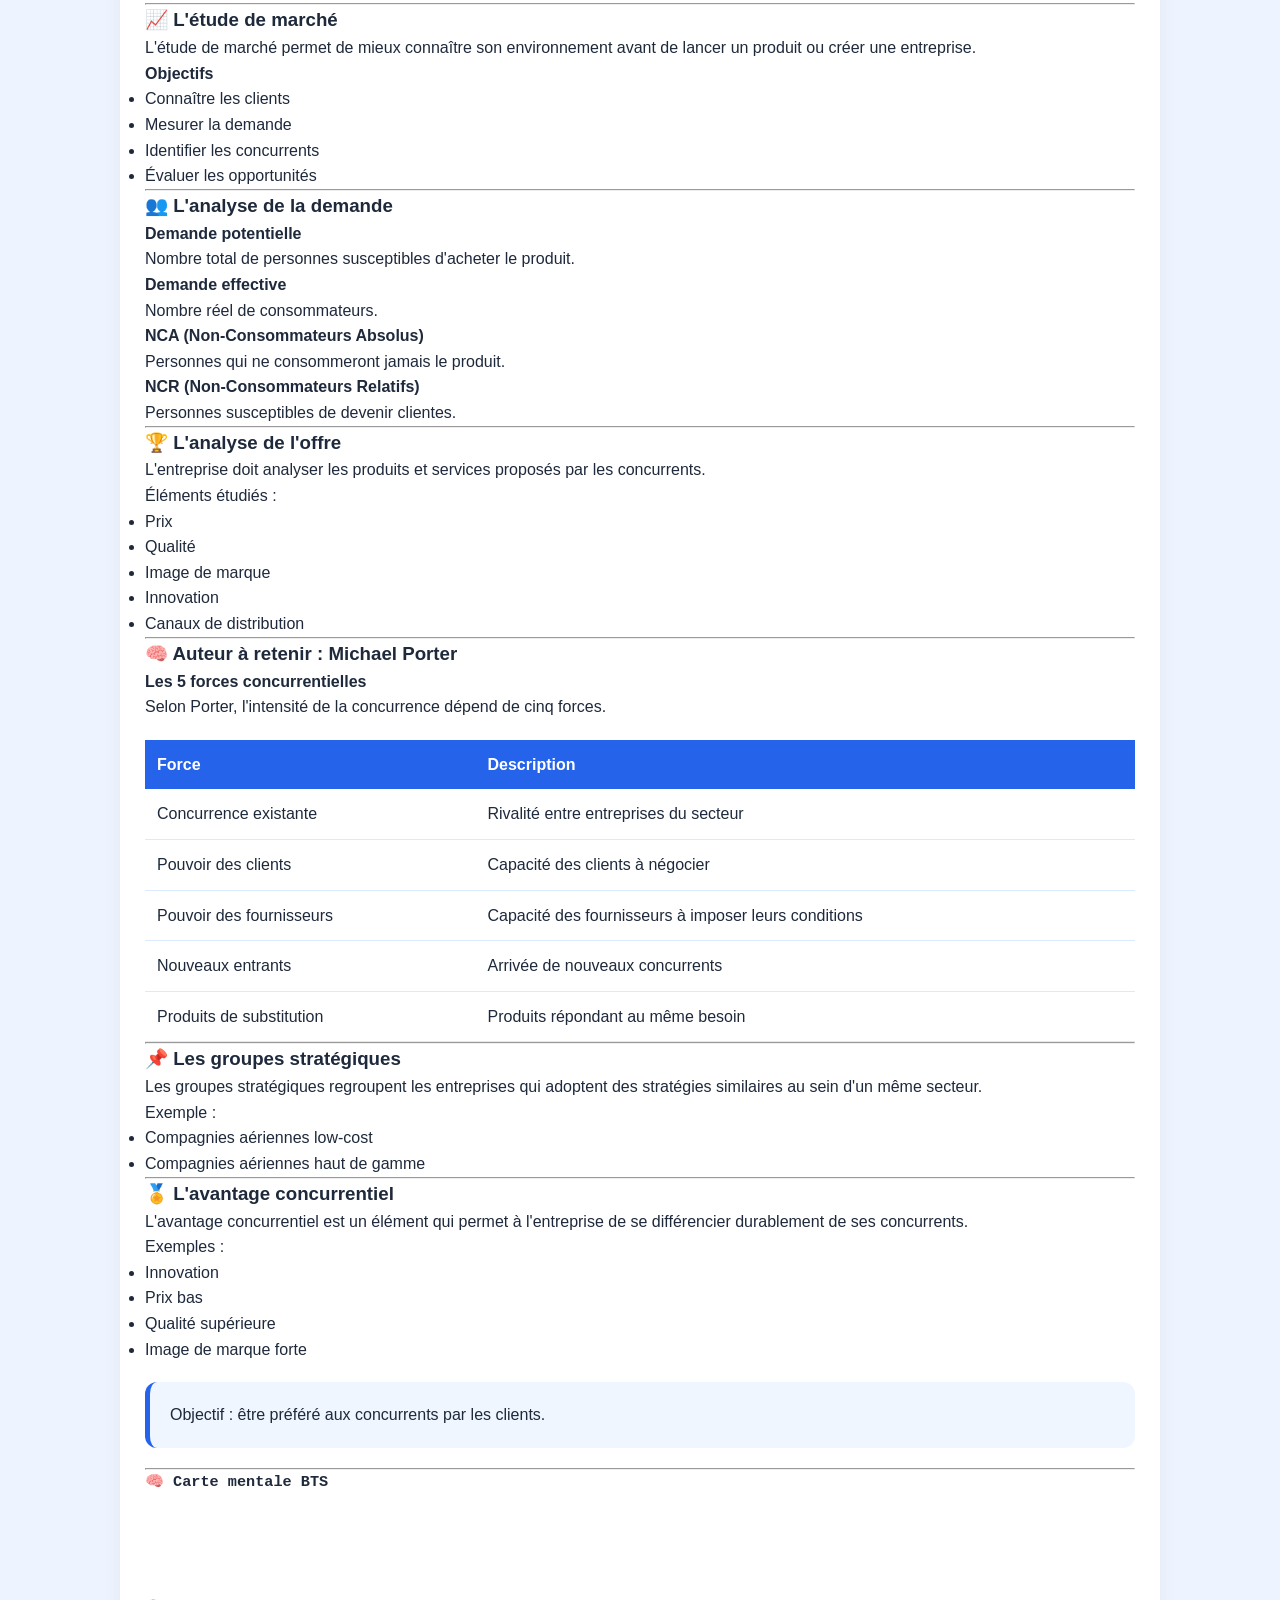
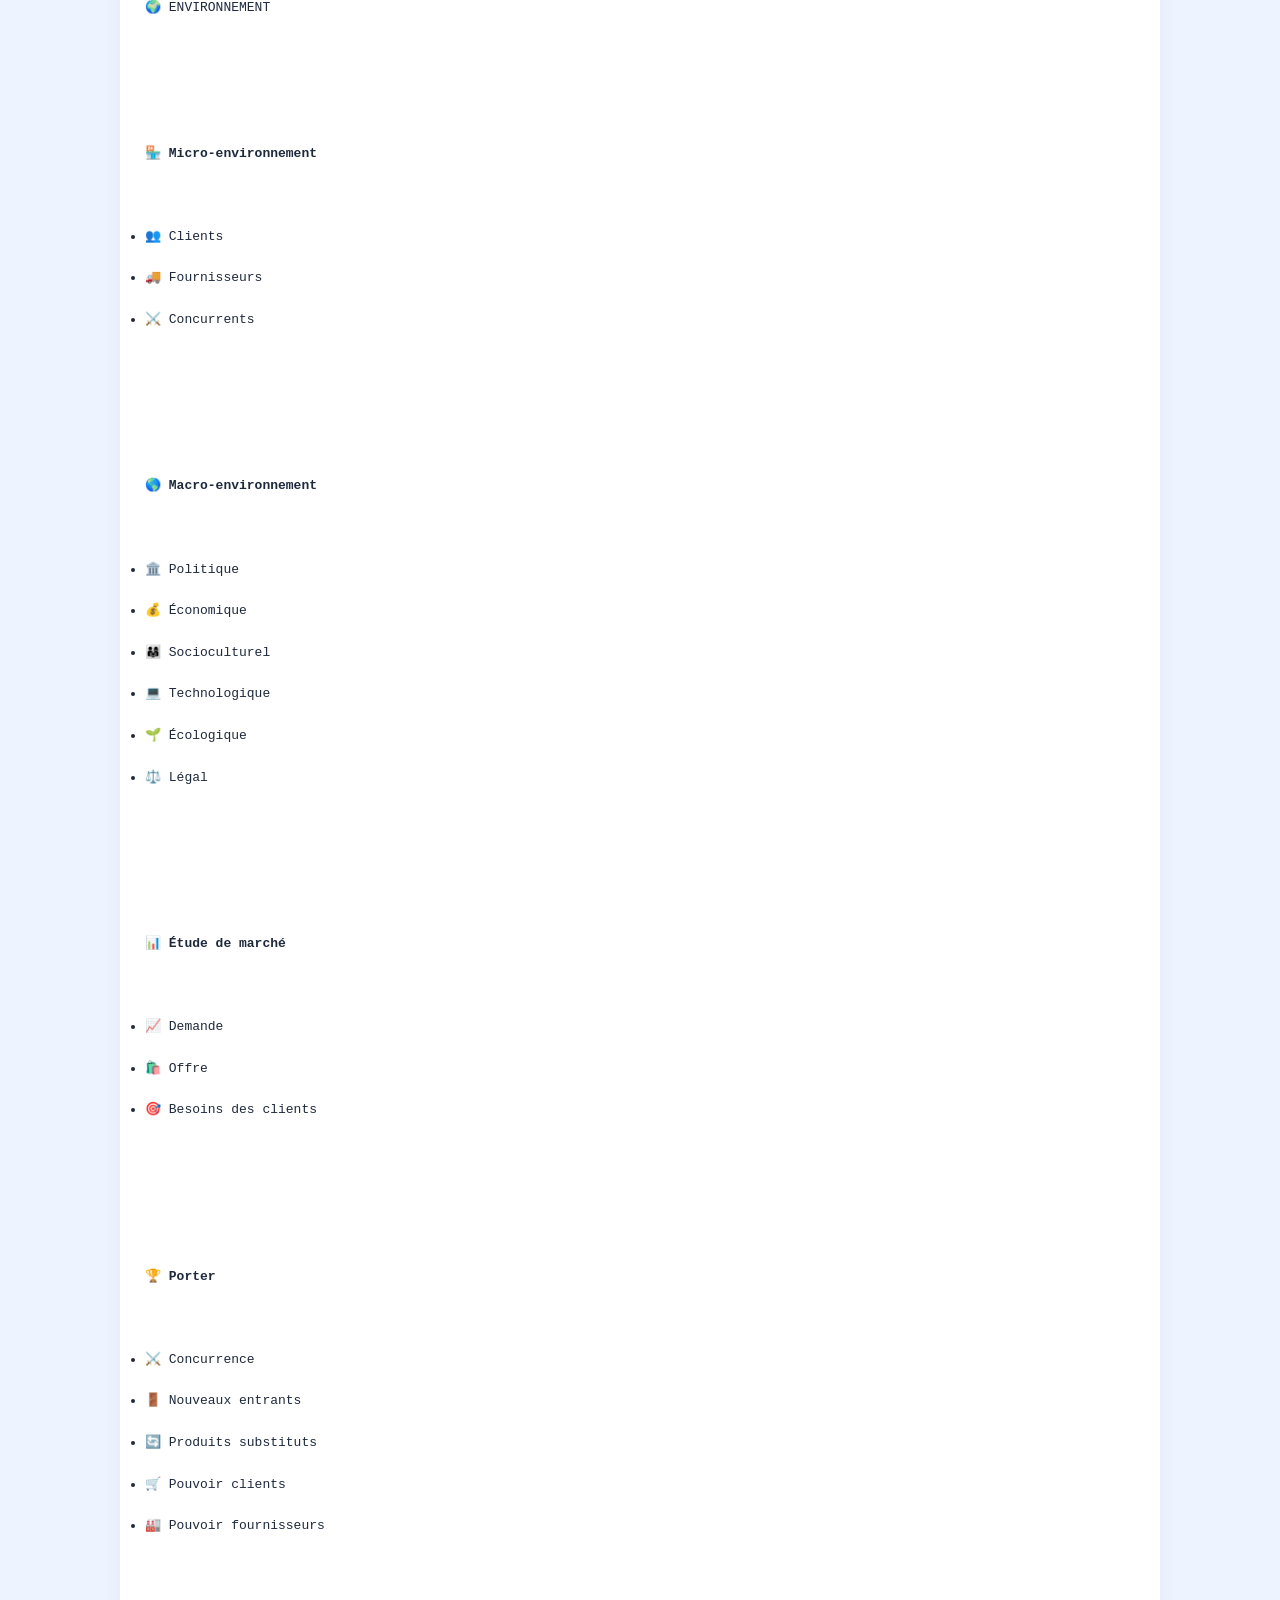
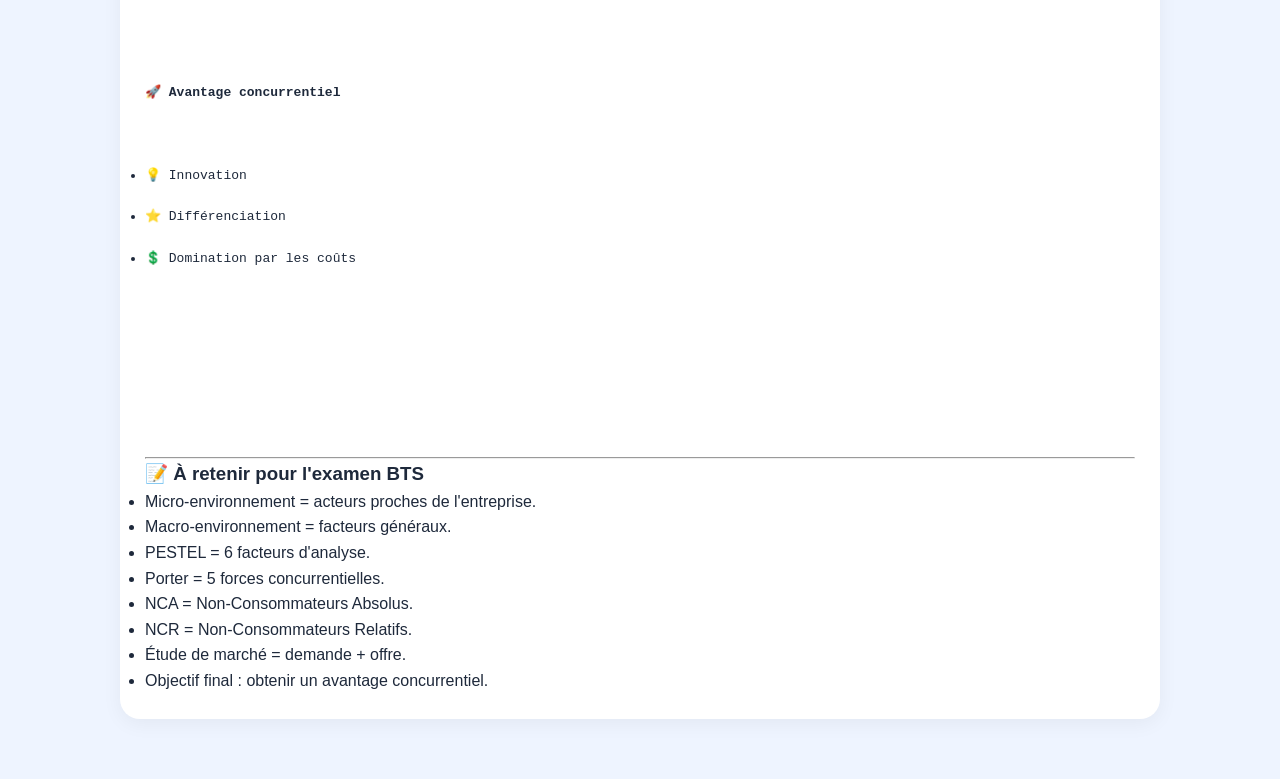
<file: management-chapitre5.html>
<!DOCTYPE html>
<html lang="fr">

<head>

<meta charset="UTF-8">
<meta name="viewport" content="width=device-width, initial-scale=1.0">

<title>Chapitre 5 - Management</title>

<link rel="stylesheet" href="style.css">

</head>

<body>

<nav class="navbar">

<div class="logo">
🎓 Révision BTS
</div>

<div class="nav-links">
<a href="index.html">Accueil</a>
<a href="management.html">Management</a>
<a href="quiz.html">Quiz</a>
</div>

</nav>

<main class="chapter-page">

<div class="section-title">

<span>📊 Management</span>

<h1>🚀 Chapitre 5</h1>

</div>

<div class="card">

<h3>📖 Définition</h3>

<p>
L'environnement regroupe l'ensemble des éléments externes qui influencent l'activité et les décisions de l'entreprise.
</p>

<p>
L'entreprise doit analyser son environnement afin d'identifier les opportunités et les menaces.
</p>

<hr>

<h3>🎯 Pourquoi analyser l'environnement ?</h3>

<ul>
<li>Anticiper les changements du marché</li>
<li>Réduire les risques</li>
<li>Identifier les opportunités</li>
<li>Améliorer la compétitivité</li>
<li>Prendre de meilleures décisions</li>
</ul>

<div class="memo">
Une entreprise qui n'analyse pas son environnement risque de perdre sa compétitivité.
</div>

<hr>

<h3>🏢 Le micro-environnement</h3>

<p>
Le micro-environnement regroupe les acteurs directement en relation avec l'entreprise.
</p>

<ul>
<li>Clients</li>
<li>Fournisseurs</li>
<li>Concurrents</li>
<li>Distributeurs</li>
<li>Partenaires financiers</li>
</ul>

<h4>Exemple</h4>

<p>
Pour une chaîne de restauration :
</p>

<ul>
<li>Clients : consommateurs</li>
<li>Fournisseurs : producteurs alimentaires</li>
<li>Concurrents : autres restaurants</li>
</ul>

<hr>

<h3>🌎 Le macro-environnement</h3>

<p>
Le macro-environnement correspond aux grandes tendances qui influencent toutes les entreprises.
</p>

<p>
Il est étudié grâce au modèle PESTEL.
</p>

<hr>

<h3>📊 Le modèle PESTEL</h3>

<table>

<tr>
<th>Facteur</th>
<th>Exemple</th>
</tr>

<tr>
<td>Politique</td>
<td>Stabilité gouvernementale, aides publiques</td>
</tr>

<tr>
<td>Économique</td>
<td>Inflation, taux d'intérêt, chômage</td>
</tr>

<tr>
<td>Socioculturel</td>
<td>Modes de vie, habitudes de consommation</td>
</tr>

<tr>
<td>Technologique</td>
<td>Intelligence artificielle, digitalisation</td>
</tr>

<tr>
<td>Écologique</td>
<td>Normes environnementales</td>
</tr>

<tr>
<td>Légal</td>
<td>Droit du travail, réglementation</td>
</tr>

</table>

<div class="memo">
PESTEL = Politique, Économique, Socioculturel, Technologique, Écologique, Légal.
</div>

<hr>

<h3>📈 L'étude de marché</h3>

<p>
L'étude de marché permet de mieux connaître son environnement avant de lancer un produit ou créer une entreprise.
</p>

<h4>Objectifs</h4>

<ul>
<li>Connaître les clients</li>
<li>Mesurer la demande</li>
<li>Identifier les concurrents</li>
<li>Évaluer les opportunités</li>
</ul>

<hr>

<h3>👥 L'analyse de la demande</h3>

<h4>Demande potentielle</h4>

<p>
Nombre total de personnes susceptibles d'acheter le produit.
</p>

<h4>Demande effective</h4>

<p>
Nombre réel de consommateurs.
</p>

<h4>NCA (Non-Consommateurs Absolus)</h4>

<p>
Personnes qui ne consommeront jamais le produit.
</p>

<h4>NCR (Non-Consommateurs Relatifs)</h4>

<p>
Personnes susceptibles de devenir clientes.
</p>

<hr>

<h3>🏆 L'analyse de l'offre</h3>

<p>
L'entreprise doit analyser les produits et services proposés par les concurrents.
</p>

Éléments étudiés :

<ul>
<li>Prix</li>
<li>Qualité</li>
<li>Image de marque</li>
<li>Innovation</li>
<li>Canaux de distribution</li>
</ul>

<hr>

<h3>🧠 Auteur à retenir : Michael Porter</h3>

<h4>Les 5 forces concurrentielles</h4>

<p>
Selon Porter, l'intensité de la concurrence dépend de cinq forces.
</p>

<table>

<tr>
<th>Force</th>
<th>Description</th>
</tr>

<tr>
<td>Concurrence existante</td>
<td>Rivalité entre entreprises du secteur</td>
</tr>

<tr>
<td>Pouvoir des clients</td>
<td>Capacité des clients à négocier</td>
</tr>

<tr>
<td>Pouvoir des fournisseurs</td>
<td>Capacité des fournisseurs à imposer leurs conditions</td>
</tr>

<tr>
<td>Nouveaux entrants</td>
<td>Arrivée de nouveaux concurrents</td>
</tr>

<tr>
<td>Produits de substitution</td>
<td>Produits répondant au même besoin</td>
</tr>

</table>

<hr>

<h3>📌 Les groupes stratégiques</h3>

<p>
Les groupes stratégiques regroupent les entreprises qui adoptent des stratégies similaires au sein d'un même secteur.
</p>

Exemple :

<ul>
<li>Compagnies aériennes low-cost</li>
<li>Compagnies aériennes haut de gamme</li>
</ul>

<hr>

<h3>🏅 L'avantage concurrentiel</h3>

<p>
L'avantage concurrentiel est un élément qui permet à l'entreprise de se différencier durablement de ses concurrents.
</p>

Exemples :

<ul>
<li>Innovation</li>
<li>Prix bas</li>
<li>Qualité supérieure</li>
<li>Image de marque forte</li>
</ul>

<div class="memo">
Objectif : être préféré aux concurrents par les clients.
</div>

<hr>

<pre>
<h3>🧠 Carte mentale BTS</h3>

<div class="mindmap">

<div class="mind-center">
🌍 ENVIRONNEMENT
</div>

<div class="mind-branches">

<div class="mind-node">

<h4>🏪 Micro-environnement</h4>

<ul>
<li>👥 Clients</li>
<li>🚚 Fournisseurs</li>
<li>⚔️ Concurrents</li>
</ul>

</div>

<div class="mind-node">

<h4>🌎 Macro-environnement</h4>

<ul>
<li>🏛️ Politique</li>
<li>💰 Économique</li>
<li>👨‍👩‍👧 Socioculturel</li>
<li>💻 Technologique</li>
<li>🌱 Écologique</li>
<li>⚖️ Légal</li>
</ul>

</div>

<div class="mind-node">

<h4>📊 Étude de marché</h4>

<ul>
<li>📈 Demande</li>
<li>🛍️ Offre</li>
<li>🎯 Besoins des clients</li>
</ul>

</div>

<div class="mind-node">

<h4>🏆 Porter</h4>

<ul>
<li>⚔️ Concurrence</li>
<li>🚪 Nouveaux entrants</li>
<li>🔄 Produits substituts</li>
<li>🛒 Pouvoir clients</li>
<li>🏭 Pouvoir fournisseurs</li>
</ul>

</div>

<div class="mind-node">

<h4>🚀 Avantage concurrentiel</h4>

<ul>
<li>💡 Innovation</li>
<li>⭐ Différenciation</li>
<li>💲 Domination par les coûts</li>
</ul>

</div>

</div>

</div>

</pre>

<hr>

<h3>📝 À retenir pour l'examen BTS</h3>

<ul>
<li>Micro-environnement = acteurs proches de l'entreprise.</li>
<li>Macro-environnement = facteurs généraux.</li>
<li>PESTEL = 6 facteurs d'analyse.</li>
<li>Porter = 5 forces concurrentielles.</li>
<li>NCA = Non-Consommateurs Absolus.</li>
<li>NCR = Non-Consommateurs Relatifs.</li>
<li>Étude de marché = demande + offre.</li>
<li>Objectif final : obtenir un avantage concurrentiel.</li>
</ul>

</div>

</main>

</body>

</html>
</file>
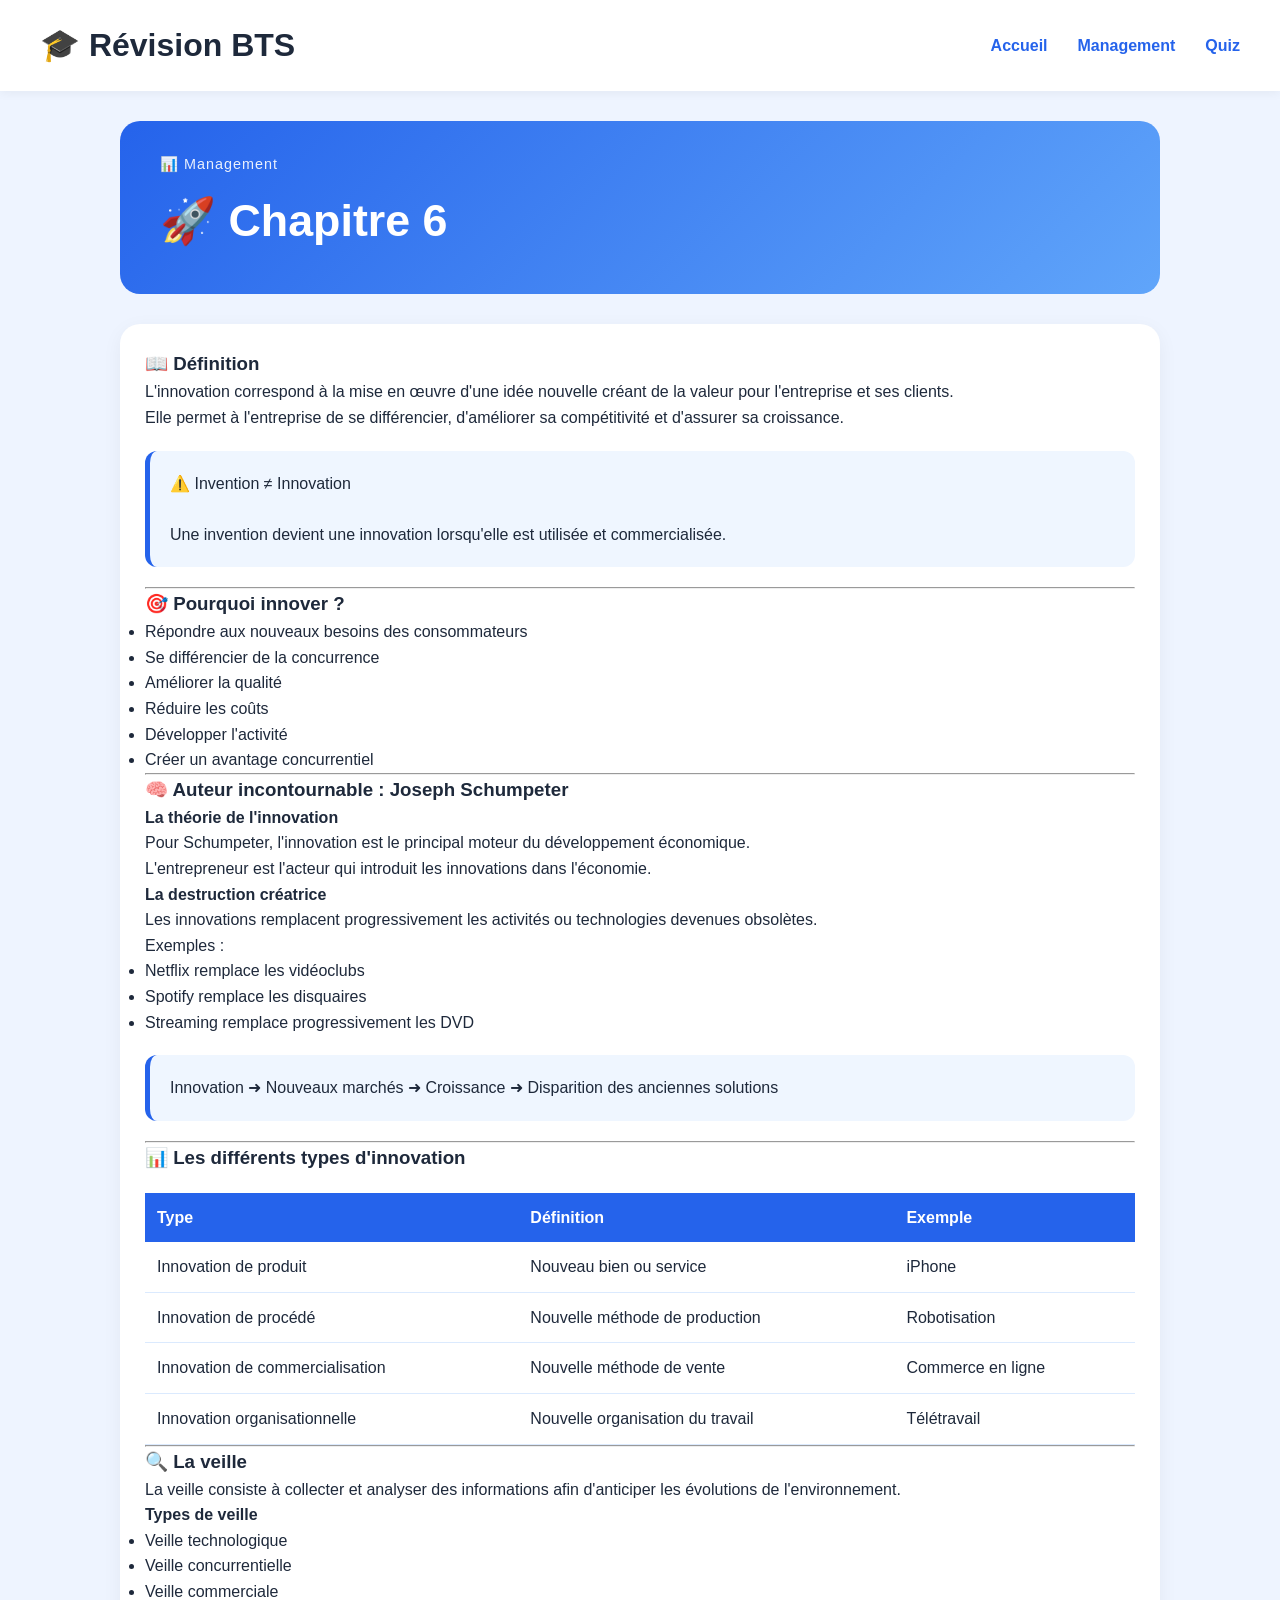
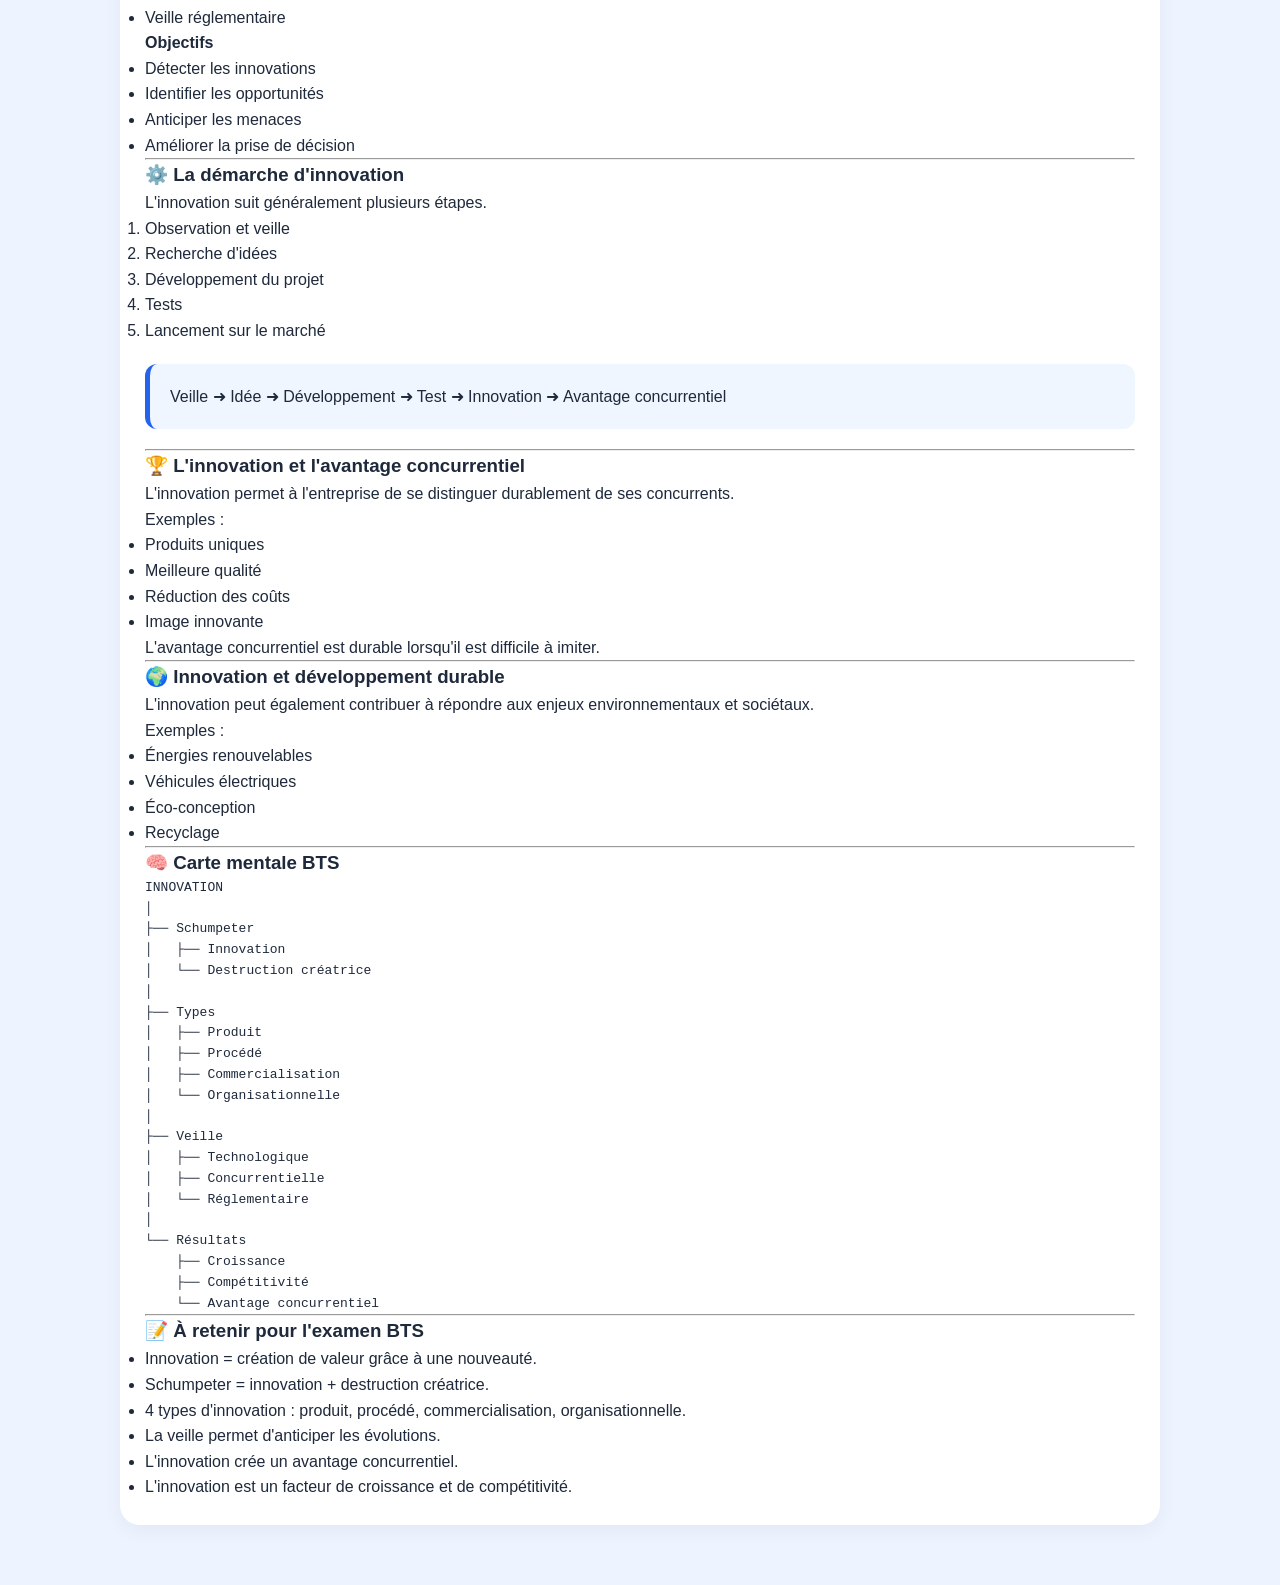
<file: management-chapitre6.html>
<!DOCTYPE html>
<html lang="fr">

<head>

<meta charset="UTF-8">
<meta name="viewport" content="width=device-width, initial-scale=1.0">

<title>Chapitre 6 - Management</title>

<link rel="stylesheet" href="style.css">

</head>

<body>

<nav class="navbar">

<div class="logo">
🎓 Révision BTS
</div>

<div class="nav-links">
<a href="index.html">Accueil</a>
<a href="management.html">Management</a>
<a href="quiz.html">Quiz</a>
</div>

</nav>

<main class="chapter-page">

<div class="section-title">

<span>📊 Management</span>

<h1>🚀 Chapitre 6</h1>
</div>
<div class="card">

<h3>📖 Définition</h3>

<p>
L'innovation correspond à la mise en œuvre d'une idée nouvelle créant de la valeur pour l'entreprise et ses clients.
</p>

<p>
Elle permet à l'entreprise de se différencier, d'améliorer sa compétitivité et d'assurer sa croissance.
</p>

<div class="memo">
⚠️ Invention ≠ Innovation
<br><br>
Une invention devient une innovation lorsqu'elle est utilisée et commercialisée.
</div>

<hr>

<h3>🎯 Pourquoi innover ?</h3>

<ul>
<li>Répondre aux nouveaux besoins des consommateurs</li>
<li>Se différencier de la concurrence</li>
<li>Améliorer la qualité</li>
<li>Réduire les coûts</li>
<li>Développer l'activité</li>
<li>Créer un avantage concurrentiel</li>
</ul>

<hr>

<h3>🧠 Auteur incontournable : Joseph Schumpeter</h3>

<h4>La théorie de l'innovation</h4>

<p>
Pour Schumpeter, l'innovation est le principal moteur du développement économique.
</p>

<p>
L'entrepreneur est l'acteur qui introduit les innovations dans l'économie.
</p>

<h4>La destruction créatrice</h4>

<p>
Les innovations remplacent progressivement les activités ou technologies devenues obsolètes.
</p>

Exemples :

<ul>
<li>Netflix remplace les vidéoclubs</li>
<li>Spotify remplace les disquaires</li>
<li>Streaming remplace progressivement les DVD</li>
</ul>

<div class="memo">
Innovation ➜ Nouveaux marchés ➜ Croissance ➜ Disparition des anciennes solutions
</div>

<hr>

<h3>📊 Les différents types d'innovation</h3>

<table>

<tr>
<th>Type</th>
<th>Définition</th>
<th>Exemple</th>
</tr>

<tr>
<td>Innovation de produit</td>
<td>Nouveau bien ou service</td>
<td>iPhone</td>
</tr>

<tr>
<td>Innovation de procédé</td>
<td>Nouvelle méthode de production</td>
<td>Robotisation</td>
</tr>

<tr>
<td>Innovation de commercialisation</td>
<td>Nouvelle méthode de vente</td>
<td>Commerce en ligne</td>
</tr>

<tr>
<td>Innovation organisationnelle</td>
<td>Nouvelle organisation du travail</td>
<td>Télétravail</td>
</tr>

</table>

<hr>

<h3>🔍 La veille</h3>

<p>
La veille consiste à collecter et analyser des informations afin d'anticiper les évolutions de l'environnement.
</p>

<h4>Types de veille</h4>

<ul>
<li>Veille technologique</li>
<li>Veille concurrentielle</li>
<li>Veille commerciale</li>
<li>Veille réglementaire</li>
</ul>

<h4>Objectifs</h4>

<ul>
<li>Détecter les innovations</li>
<li>Identifier les opportunités</li>
<li>Anticiper les menaces</li>
<li>Améliorer la prise de décision</li>
</ul>

<hr>

<h3>⚙️ La démarche d'innovation</h3>

<p>
L'innovation suit généralement plusieurs étapes.
</p>

<ol>
<li>Observation et veille</li>
<li>Recherche d'idées</li>
<li>Développement du projet</li>
<li>Tests</li>
<li>Lancement sur le marché</li>
</ol>

<div class="memo">
Veille ➜ Idée ➜ Développement ➜ Test ➜ Innovation ➜ Avantage concurrentiel
</div>

<hr>

<h3>🏆 L'innovation et l'avantage concurrentiel</h3>

<p>
L'innovation permet à l'entreprise de se distinguer durablement de ses concurrents.
</p>

Exemples :

<ul>
<li>Produits uniques</li>
<li>Meilleure qualité</li>
<li>Réduction des coûts</li>
<li>Image innovante</li>
</ul>

<p>
L'avantage concurrentiel est durable lorsqu'il est difficile à imiter.
</p>

<hr>

<h3>🌍 Innovation et développement durable</h3>

<p>
L'innovation peut également contribuer à répondre aux enjeux environnementaux et sociétaux.
</p>

Exemples :

<ul>
<li>Énergies renouvelables</li>
<li>Véhicules électriques</li>
<li>Éco-conception</li>
<li>Recyclage</li>
</ul>

<hr>

<h3>🧠 Carte mentale BTS</h3>

<pre>
INNOVATION
│
├── Schumpeter
│   ├── Innovation
│   └── Destruction créatrice
│
├── Types
│   ├── Produit
│   ├── Procédé
│   ├── Commercialisation
│   └── Organisationnelle
│
├── Veille
│   ├── Technologique
│   ├── Concurrentielle
│   └── Réglementaire
│
└── Résultats
    ├── Croissance
    ├── Compétitivité
    └── Avantage concurrentiel
</pre>

<hr>

<h3>📝 À retenir pour l'examen BTS</h3>

<ul>
<li>Innovation = création de valeur grâce à une nouveauté.</li>
<li>Schumpeter = innovation + destruction créatrice.</li>
<li>4 types d'innovation : produit, procédé, commercialisation, organisationnelle.</li>
<li>La veille permet d'anticiper les évolutions.</li>
<li>L'innovation crée un avantage concurrentiel.</li>
<li>L'innovation est un facteur de croissance et de compétitivité.</li>
</ul>

</div>


</main>

</body>

</html>
</file>
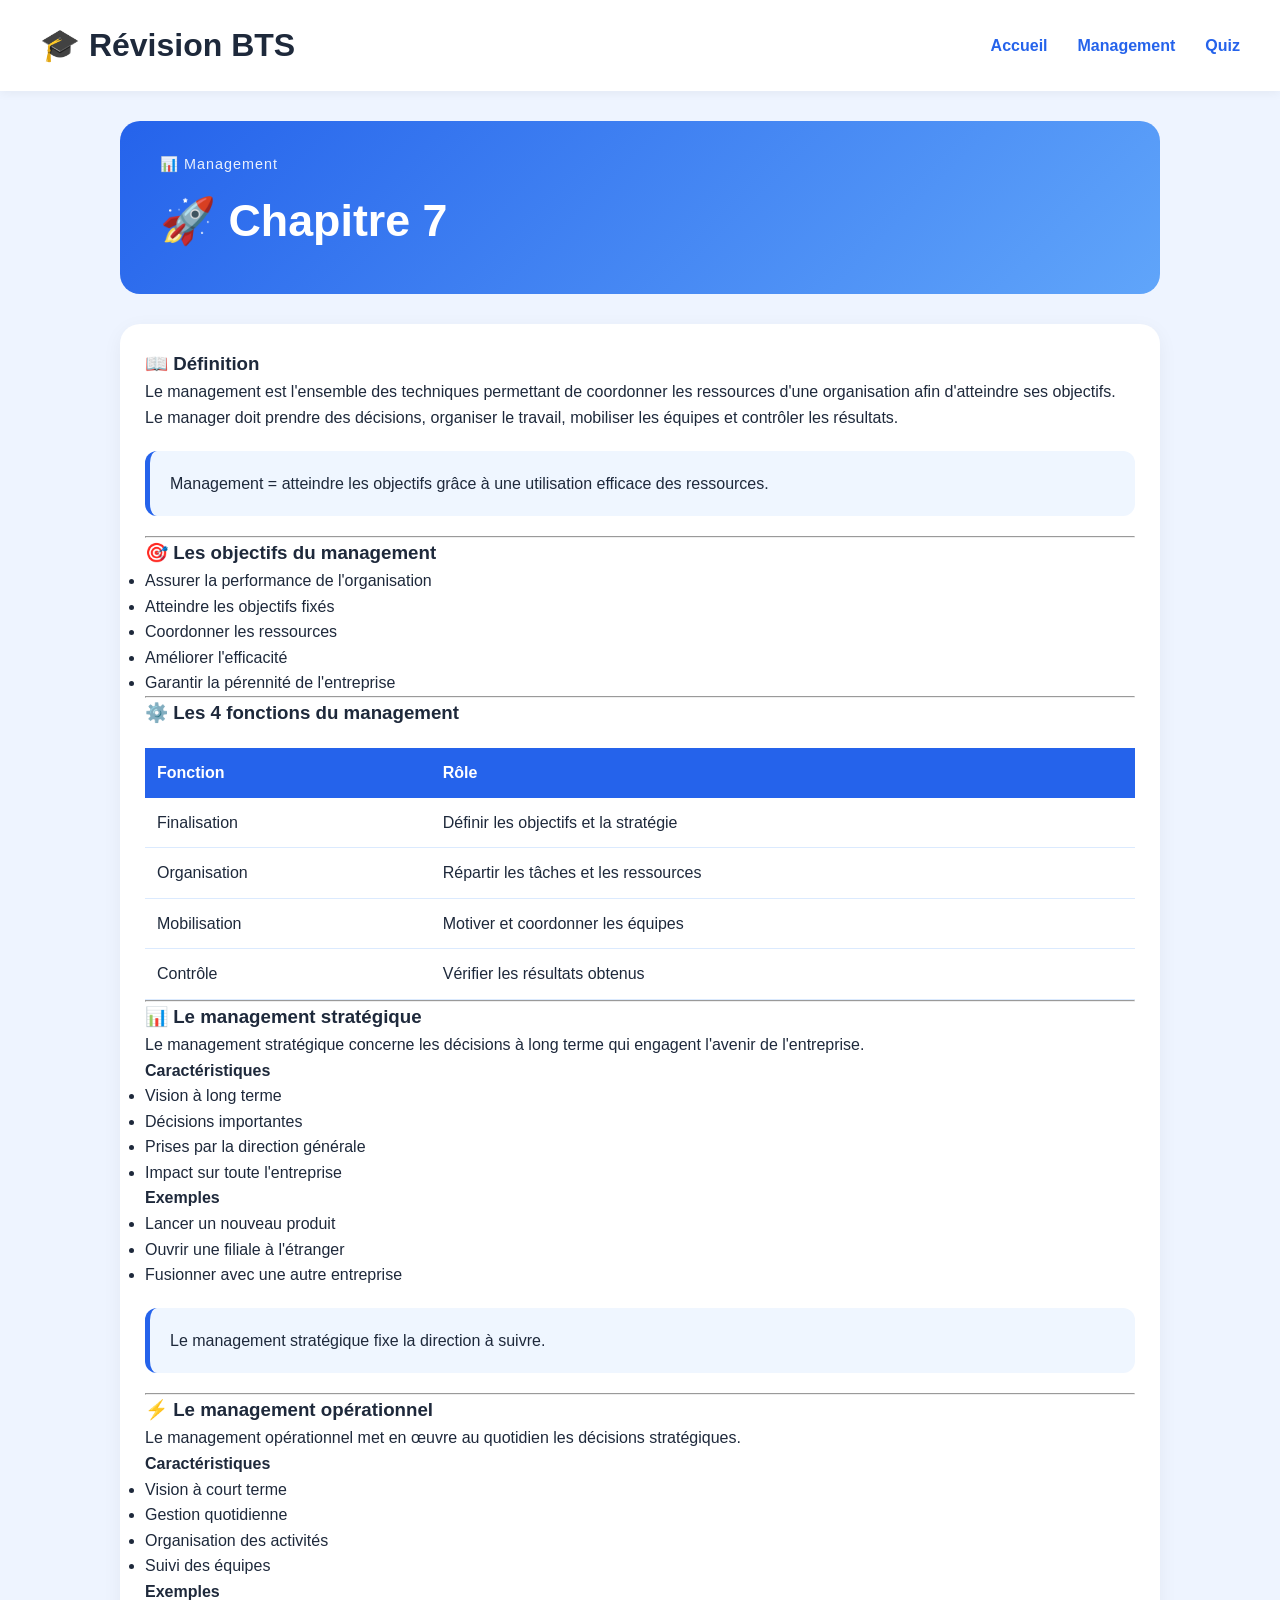
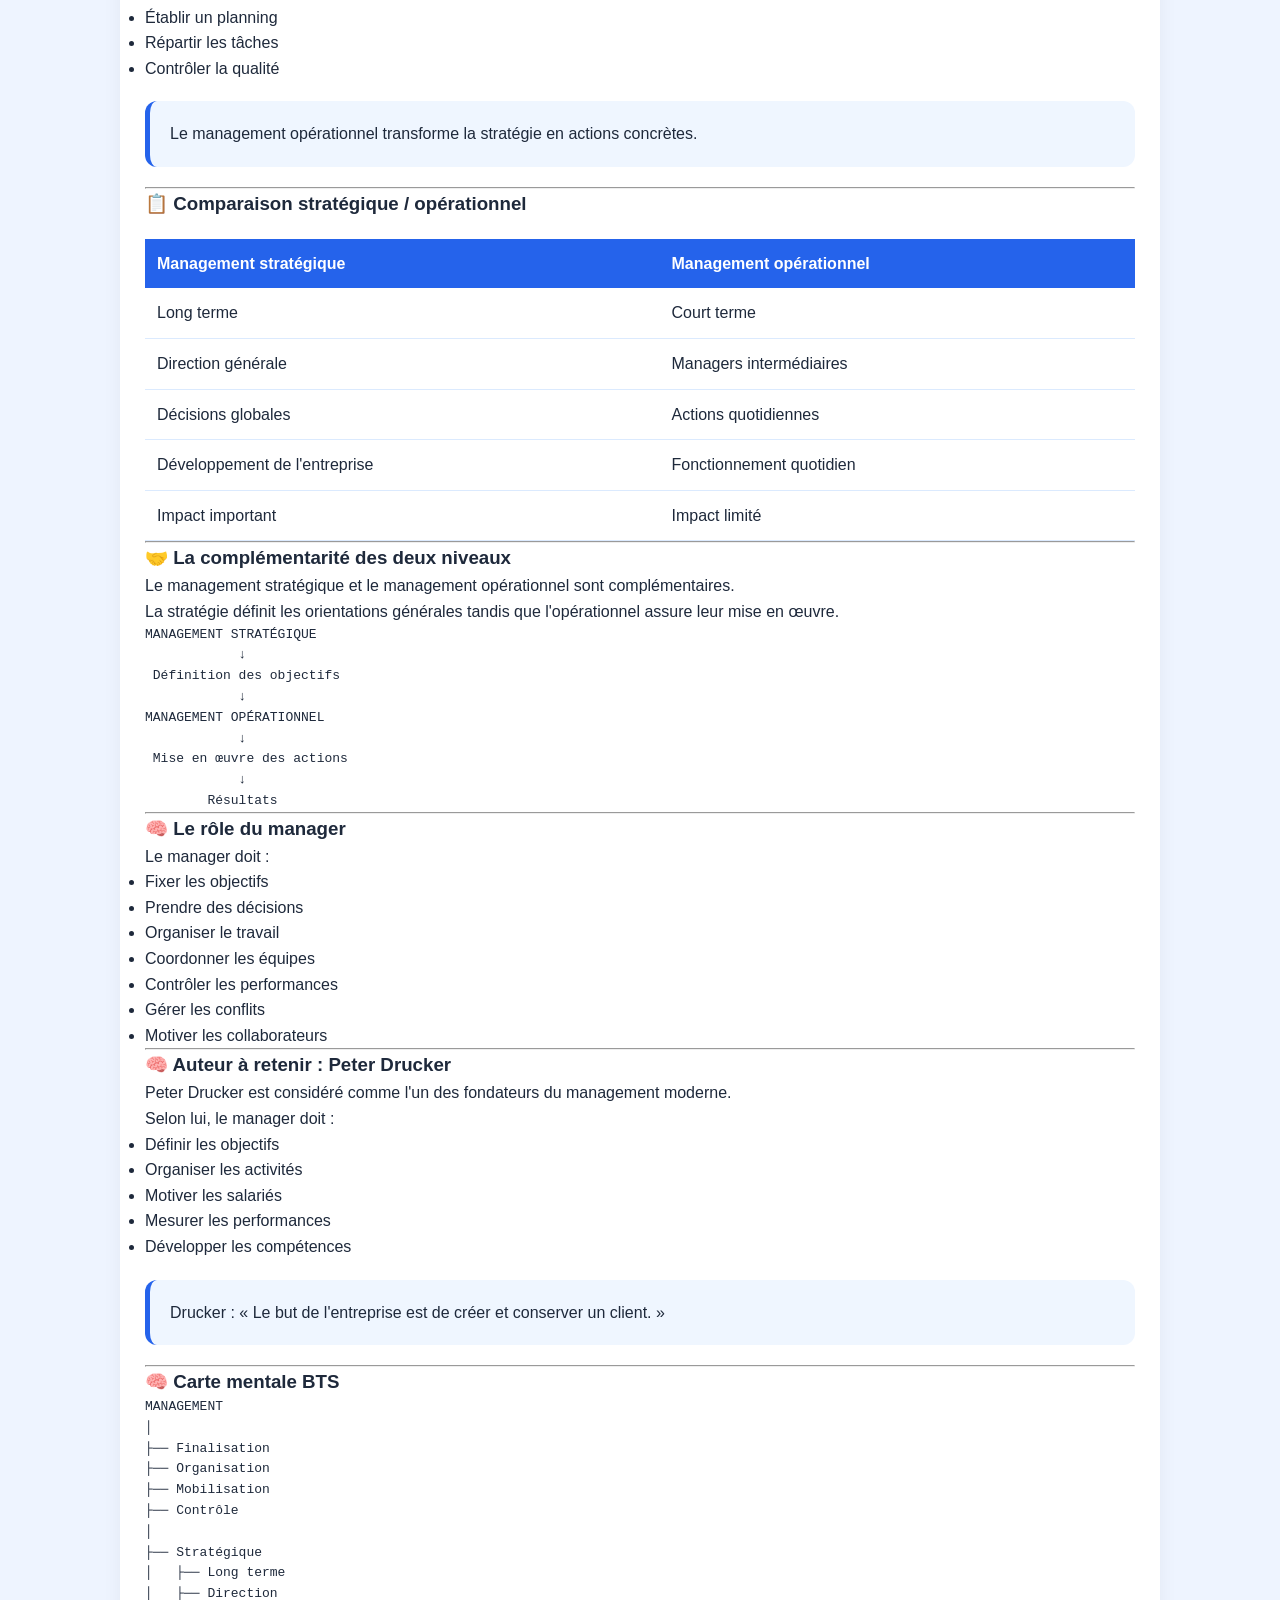
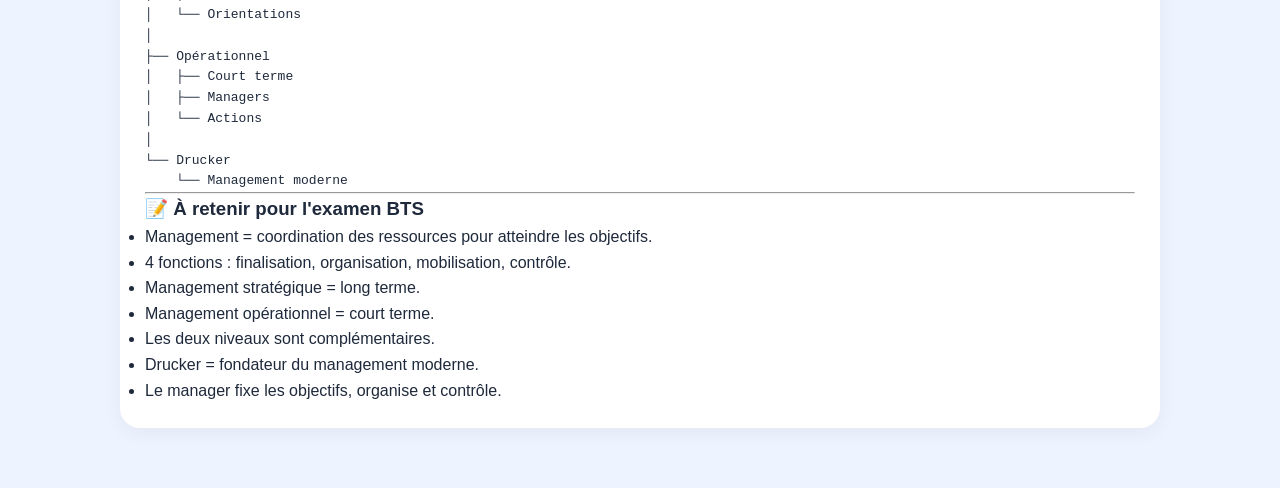
<file: management-chapitre7.html>
<!DOCTYPE html>
<html lang="fr">

<head>

<meta charset="UTF-8">
<meta name="viewport" content="width=device-width, initial-scale=1.0">

<title>Chapitre 7 - Management</title>

<link rel="stylesheet" href="style.css">

</head>

<body>

<nav class="navbar">

<div class="logo">
🎓 Révision BTS
</div>

<div class="nav-links">
<a href="index.html">Accueil</a>
<a href="management.html">Management</a>
<a href="quiz.html">Quiz</a>
</div>

</nav>

<main class="chapter-page">

<div class="section-title">

<span>📊 Management</span>

<h1>🚀 Chapitre 7</h1>

</div>

<div class="card">

<h3>📖 Définition</h3>

<p>
Le management est l'ensemble des techniques permettant de coordonner les ressources d'une organisation afin d'atteindre ses objectifs.
</p>

<p>
Le manager doit prendre des décisions, organiser le travail, mobiliser les équipes et contrôler les résultats.
</p>

<div class="memo">
Management = atteindre les objectifs grâce à une utilisation efficace des ressources.
</div>

<hr>

<h3>🎯 Les objectifs du management</h3>

<ul>
<li>Assurer la performance de l'organisation</li>
<li>Atteindre les objectifs fixés</li>
<li>Coordonner les ressources</li>
<li>Améliorer l'efficacité</li>
<li>Garantir la pérennité de l'entreprise</li>
</ul>

<hr>

<h3>⚙️ Les 4 fonctions du management</h3>

<table>

<tr>
<th>Fonction</th>
<th>Rôle</th>
</tr>

<tr>
<td>Finalisation</td>
<td>Définir les objectifs et la stratégie</td>
</tr>

<tr>
<td>Organisation</td>
<td>Répartir les tâches et les ressources</td>
</tr>

<tr>
<td>Mobilisation</td>
<td>Motiver et coordonner les équipes</td>
</tr>

<tr>
<td>Contrôle</td>
<td>Vérifier les résultats obtenus</td>
</tr>

</table>

<hr>

<h3>📊 Le management stratégique</h3>

<p>
Le management stratégique concerne les décisions à long terme qui engagent l'avenir de l'entreprise.
</p>

<h4>Caractéristiques</h4>

<ul>
<li>Vision à long terme</li>
<li>Décisions importantes</li>
<li>Prises par la direction générale</li>
<li>Impact sur toute l'entreprise</li>
</ul>

<h4>Exemples</h4>

<ul>
<li>Lancer un nouveau produit</li>
<li>Ouvrir une filiale à l'étranger</li>
<li>Fusionner avec une autre entreprise</li>
</ul>

<div class="memo">
Le management stratégique fixe la direction à suivre.
</div>

<hr>

<h3>⚡ Le management opérationnel</h3>

<p>
Le management opérationnel met en œuvre au quotidien les décisions stratégiques.
</p>

<h4>Caractéristiques</h4>

<ul>
<li>Vision à court terme</li>
<li>Gestion quotidienne</li>
<li>Organisation des activités</li>
<li>Suivi des équipes</li>
</ul>

<h4>Exemples</h4>

<ul>
<li>Établir un planning</li>
<li>Répartir les tâches</li>
<li>Contrôler la qualité</li>
</ul>

<div class="memo">
Le management opérationnel transforme la stratégie en actions concrètes.
</div>

<hr>

<h3>📋 Comparaison stratégique / opérationnel</h3>

<table>

<tr>
<th>Management stratégique</th>
<th>Management opérationnel</th>
</tr>

<tr>
<td>Long terme</td>
<td>Court terme</td>
</tr>

<tr>
<td>Direction générale</td>
<td>Managers intermédiaires</td>
</tr>

<tr>
<td>Décisions globales</td>
<td>Actions quotidiennes</td>
</tr>

<tr>
<td>Développement de l'entreprise</td>
<td>Fonctionnement quotidien</td>
</tr>

<tr>
<td>Impact important</td>
<td>Impact limité</td>
</tr>

</table>

<hr>

<h3>🤝 La complémentarité des deux niveaux</h3>

<p>
Le management stratégique et le management opérationnel sont complémentaires.
</p>

<p>
La stratégie définit les orientations générales tandis que l'opérationnel assure leur mise en œuvre.
</p>

<pre>
MANAGEMENT STRATÉGIQUE
            ↓
 Définition des objectifs
            ↓
MANAGEMENT OPÉRATIONNEL
            ↓
 Mise en œuvre des actions
            ↓
        Résultats
</pre>

<hr>

<h3>🧠 Le rôle du manager</h3>

<p>
Le manager doit :
</p>

<ul>
<li>Fixer les objectifs</li>
<li>Prendre des décisions</li>
<li>Organiser le travail</li>
<li>Coordonner les équipes</li>
<li>Contrôler les performances</li>
<li>Gérer les conflits</li>
<li>Motiver les collaborateurs</li>
</ul>

<hr>

<h3>🧠 Auteur à retenir : Peter Drucker</h3>

<p>
Peter Drucker est considéré comme l'un des fondateurs du management moderne.
</p>

<p>
Selon lui, le manager doit :
</p>

<ul>
<li>Définir les objectifs</li>
<li>Organiser les activités</li>
<li>Motiver les salariés</li>
<li>Mesurer les performances</li>
<li>Développer les compétences</li>
</ul>

<div class="memo">
Drucker : « Le but de l'entreprise est de créer et conserver un client. »
</div>

<hr>

<h3>🧠 Carte mentale BTS</h3>

<pre>
MANAGEMENT
│
├── Finalisation
├── Organisation
├── Mobilisation
├── Contrôle
│
├── Stratégique
│   ├── Long terme
│   ├── Direction
│   └── Orientations
│
├── Opérationnel
│   ├── Court terme
│   ├── Managers
│   └── Actions
│
└── Drucker
    └── Management moderne
</pre>

<hr>

<h3>📝 À retenir pour l'examen BTS</h3>

<ul>
<li>Management = coordination des ressources pour atteindre les objectifs.</li>
<li>4 fonctions : finalisation, organisation, mobilisation, contrôle.</li>
<li>Management stratégique = long terme.</li>
<li>Management opérationnel = court terme.</li>
<li>Les deux niveaux sont complémentaires.</li>
<li>Drucker = fondateur du management moderne.</li>
<li>Le manager fixe les objectifs, organise et contrôle.</li>
</ul>

</div>



</main>

</body>

</html>
</file>
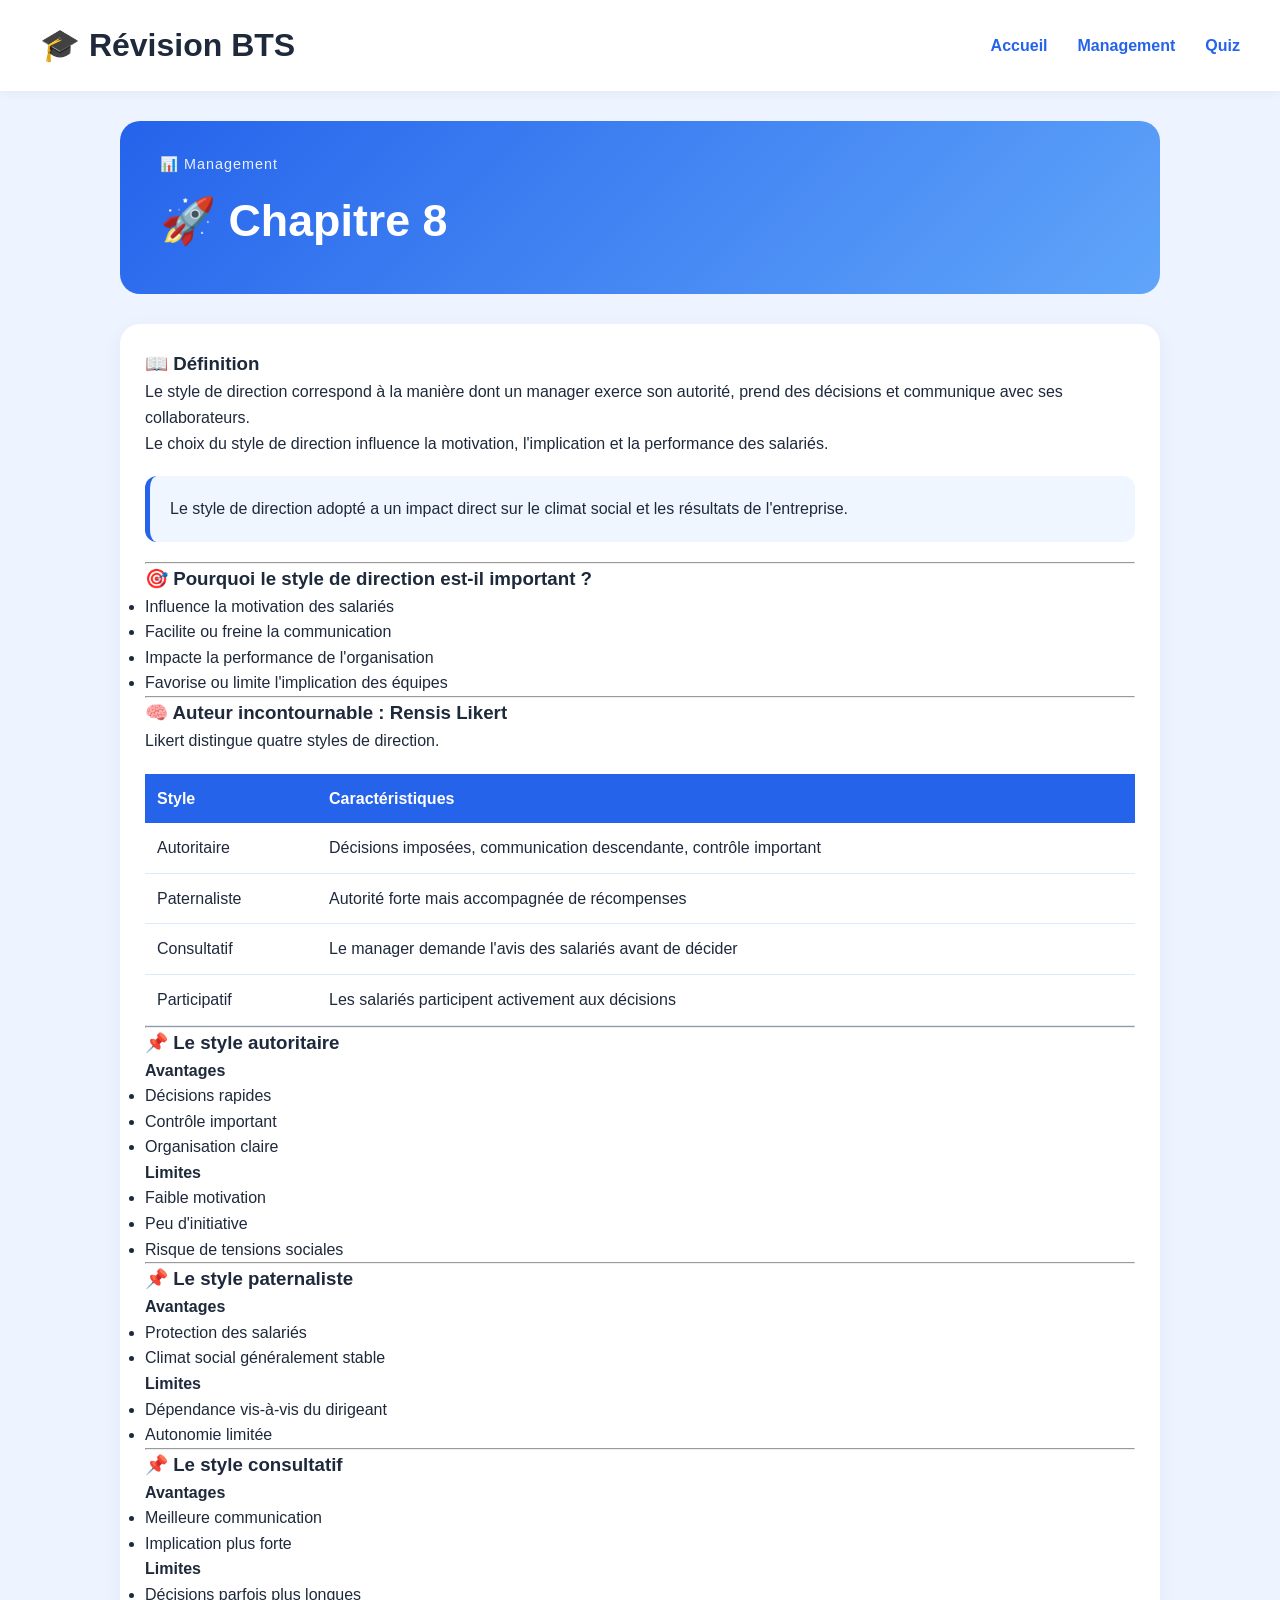
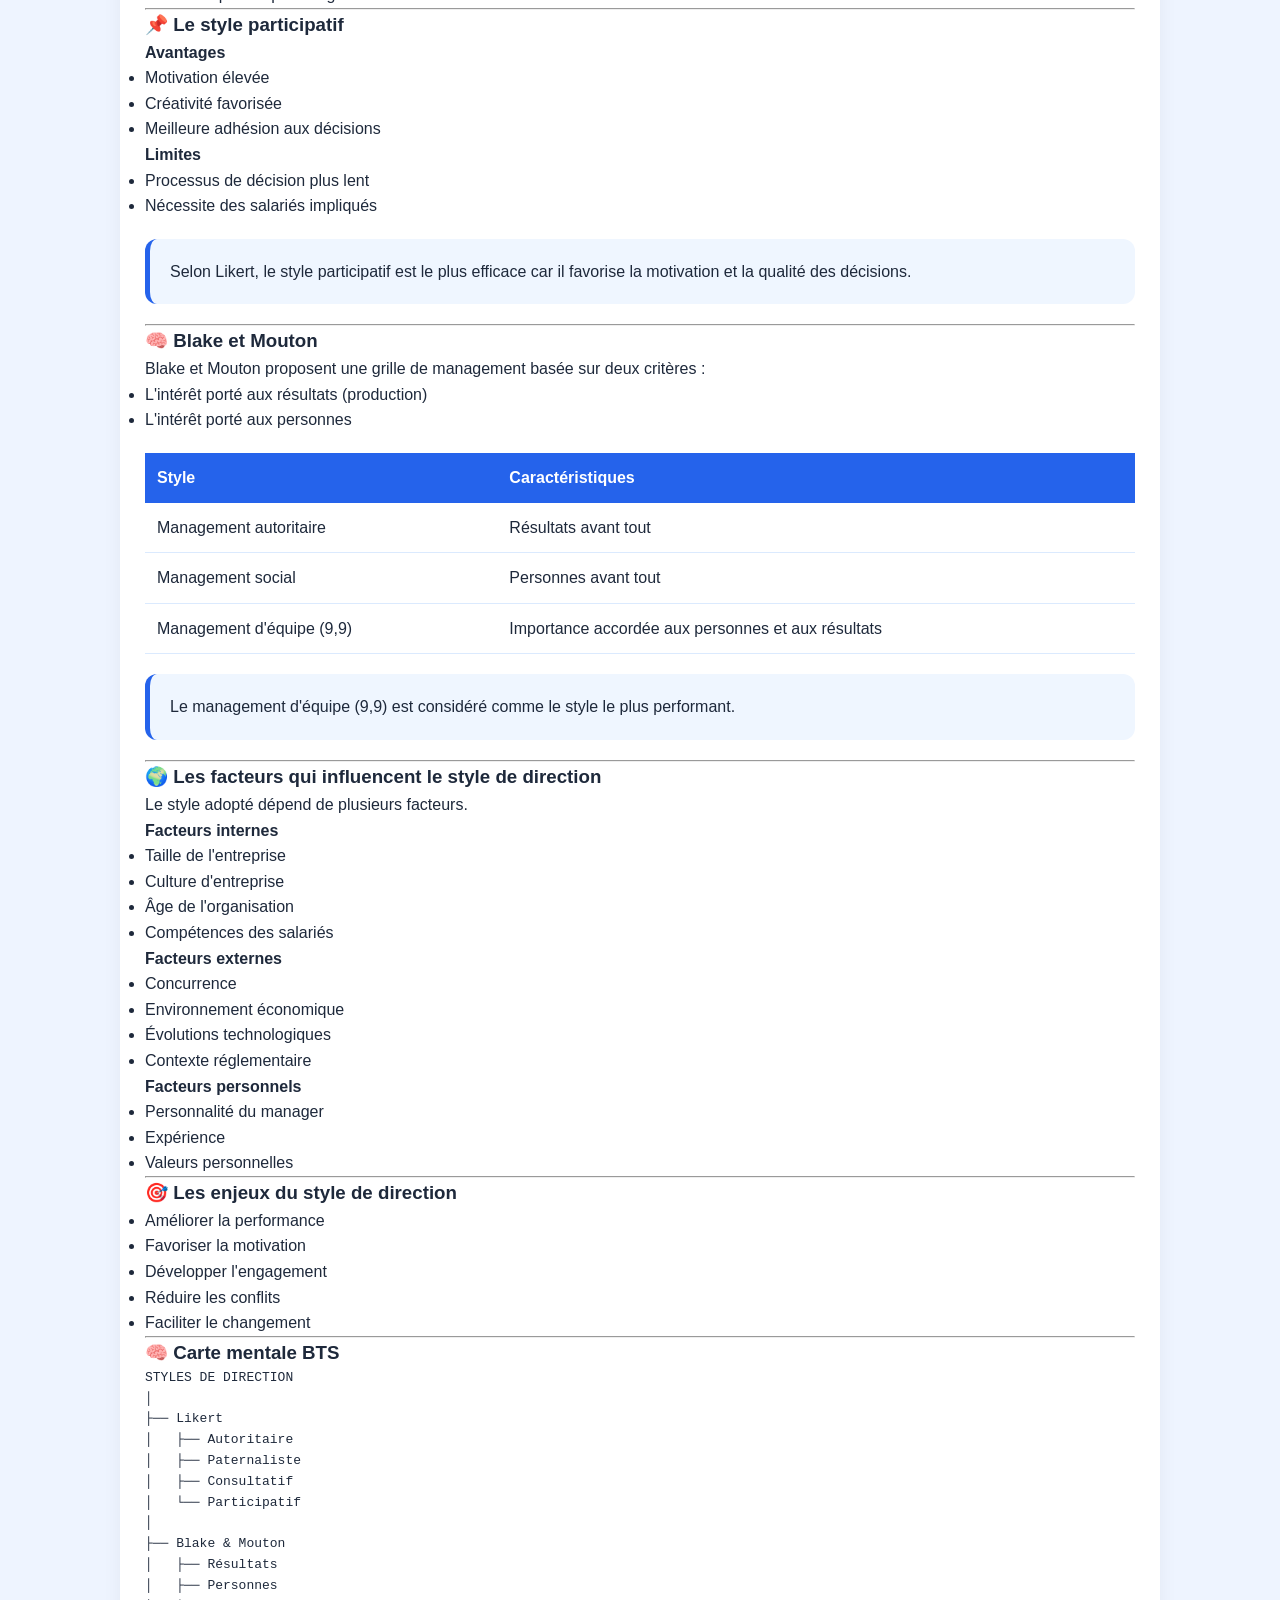
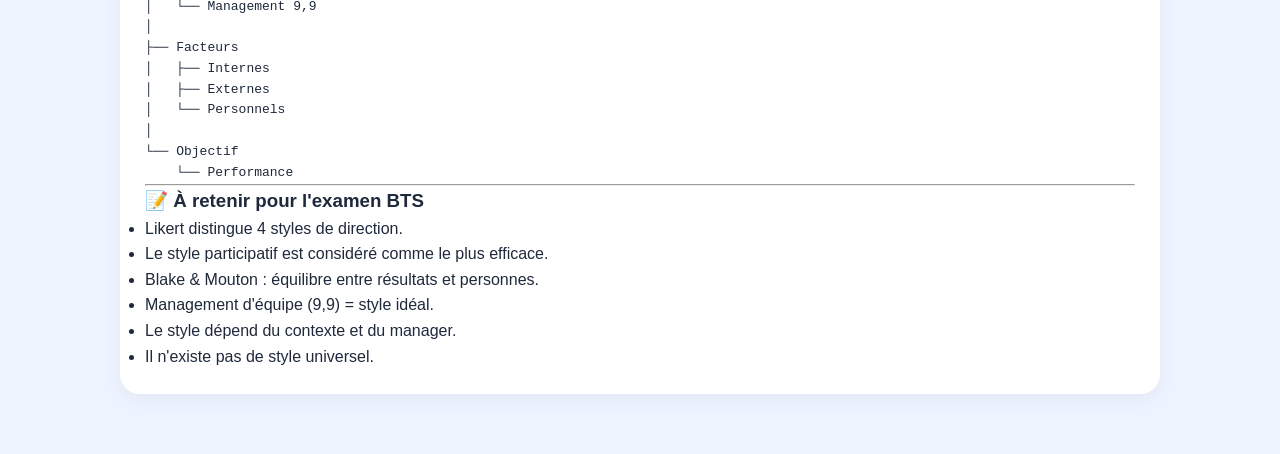
<file: management-chapitre8.html>
<!DOCTYPE html>
<html lang="fr">

<head>

<meta charset="UTF-8">
<meta name="viewport" content="width=device-width, initial-scale=1.0">

<title>Chapitre 8 - Management</title>

<link rel="stylesheet" href="style.css">

</head>

<body>

<nav class="navbar">

<div class="logo">
🎓 Révision BTS
</div>

<div class="nav-links">
<a href="index.html">Accueil</a>
<a href="management.html">Management</a>
<a href="quiz.html">Quiz</a>
</div>

</nav>

<main class="chapter-page">

<div class="section-title">

<span>📊 Management</span>

<h1>🚀 Chapitre 8</h1>
</div>
<div class="card">

<h3>📖 Définition</h3>

<p>
Le style de direction correspond à la manière dont un manager exerce son autorité, prend des décisions et communique avec ses collaborateurs.
</p>

<p>
Le choix du style de direction influence la motivation, l'implication et la performance des salariés.
</p>

<div class="memo">
Le style de direction adopté a un impact direct sur le climat social et les résultats de l'entreprise.
</div>

<hr>

<h3>🎯 Pourquoi le style de direction est-il important ?</h3>

<ul>
<li>Influence la motivation des salariés</li>
<li>Facilite ou freine la communication</li>
<li>Impacte la performance de l'organisation</li>
<li>Favorise ou limite l'implication des équipes</li>
</ul>

<hr>

<h3>🧠 Auteur incontournable : Rensis Likert</h3>

<p>
Likert distingue quatre styles de direction.
</p>

<table>

<tr>
<th>Style</th>
<th>Caractéristiques</th>
</tr>

<tr>
<td>Autoritaire</td>
<td>Décisions imposées, communication descendante, contrôle important</td>
</tr>

<tr>
<td>Paternaliste</td>
<td>Autorité forte mais accompagnée de récompenses</td>
</tr>

<tr>
<td>Consultatif</td>
<td>Le manager demande l'avis des salariés avant de décider</td>
</tr>

<tr>
<td>Participatif</td>
<td>Les salariés participent activement aux décisions</td>
</tr>

</table>

<hr>

<h3>📌 Le style autoritaire</h3>

<h4>Avantages</h4>

<ul>
<li>Décisions rapides</li>
<li>Contrôle important</li>
<li>Organisation claire</li>
</ul>

<h4>Limites</h4>

<ul>
<li>Faible motivation</li>
<li>Peu d'initiative</li>
<li>Risque de tensions sociales</li>
</ul>

<hr>

<h3>📌 Le style paternaliste</h3>

<h4>Avantages</h4>

<ul>
<li>Protection des salariés</li>
<li>Climat social généralement stable</li>
</ul>

<h4>Limites</h4>

<ul>
<li>Dépendance vis-à-vis du dirigeant</li>
<li>Autonomie limitée</li>
</ul>

<hr>

<h3>📌 Le style consultatif</h3>

<h4>Avantages</h4>

<ul>
<li>Meilleure communication</li>
<li>Implication plus forte</li>
</ul>

<h4>Limites</h4>

<ul>
<li>Décisions parfois plus longues</li>
</ul>

<hr>

<h3>📌 Le style participatif</h3>

<h4>Avantages</h4>

<ul>
<li>Motivation élevée</li>
<li>Créativité favorisée</li>
<li>Meilleure adhésion aux décisions</li>
</ul>

<h4>Limites</h4>

<ul>
<li>Processus de décision plus lent</li>
<li>Nécessite des salariés impliqués</li>
</ul>

<div class="memo">
Selon Likert, le style participatif est le plus efficace car il favorise la motivation et la qualité des décisions.
</div>

<hr>

<h3>🧠 Blake et Mouton</h3>

<p>
Blake et Mouton proposent une grille de management basée sur deux critères :
</p>

<ul>
<li>L'intérêt porté aux résultats (production)</li>
<li>L'intérêt porté aux personnes</li>
</ul>

<table>

<tr>
<th>Style</th>
<th>Caractéristiques</th>
</tr>

<tr>
<td>Management autoritaire</td>
<td>Résultats avant tout</td>
</tr>

<tr>
<td>Management social</td>
<td>Personnes avant tout</td>
</tr>

<tr>
<td>Management d'équipe (9,9)</td>
<td>Importance accordée aux personnes et aux résultats</td>
</tr>

</table>

<div class="memo">
Le management d'équipe (9,9) est considéré comme le style le plus performant.
</div>

<hr>

<h3>🌍 Les facteurs qui influencent le style de direction</h3>

<p>
Le style adopté dépend de plusieurs facteurs.
</p>

<h4>Facteurs internes</h4>

<ul>
<li>Taille de l'entreprise</li>
<li>Culture d'entreprise</li>
<li>Âge de l'organisation</li>
<li>Compétences des salariés</li>
</ul>

<h4>Facteurs externes</h4>

<ul>
<li>Concurrence</li>
<li>Environnement économique</li>
<li>Évolutions technologiques</li>
<li>Contexte réglementaire</li>
</ul>

<h4>Facteurs personnels</h4>

<ul>
<li>Personnalité du manager</li>
<li>Expérience</li>
<li>Valeurs personnelles</li>
</ul>

<hr>

<h3>🎯 Les enjeux du style de direction</h3>

<ul>
<li>Améliorer la performance</li>
<li>Favoriser la motivation</li>
<li>Développer l'engagement</li>
<li>Réduire les conflits</li>
<li>Faciliter le changement</li>
</ul>

<hr>

<h3>🧠 Carte mentale BTS</h3>

<pre>
STYLES DE DIRECTION
│
├── Likert
│   ├── Autoritaire
│   ├── Paternaliste
│   ├── Consultatif
│   └── Participatif
│
├── Blake & Mouton
│   ├── Résultats
│   ├── Personnes
│   └── Management 9,9
│
├── Facteurs
│   ├── Internes
│   ├── Externes
│   └── Personnels
│
└── Objectif
    └── Performance
</pre>

<hr>

<h3>📝 À retenir pour l'examen BTS</h3>

<ul>
<li>Likert distingue 4 styles de direction.</li>
<li>Le style participatif est considéré comme le plus efficace.</li>
<li>Blake & Mouton : équilibre entre résultats et personnes.</li>
<li>Management d'équipe (9,9) = style idéal.</li>
<li>Le style dépend du contexte et du manager.</li>
<li>Il n'existe pas de style universel.</li>
</ul>

</div>



</main>

</body>

</html>
</file>
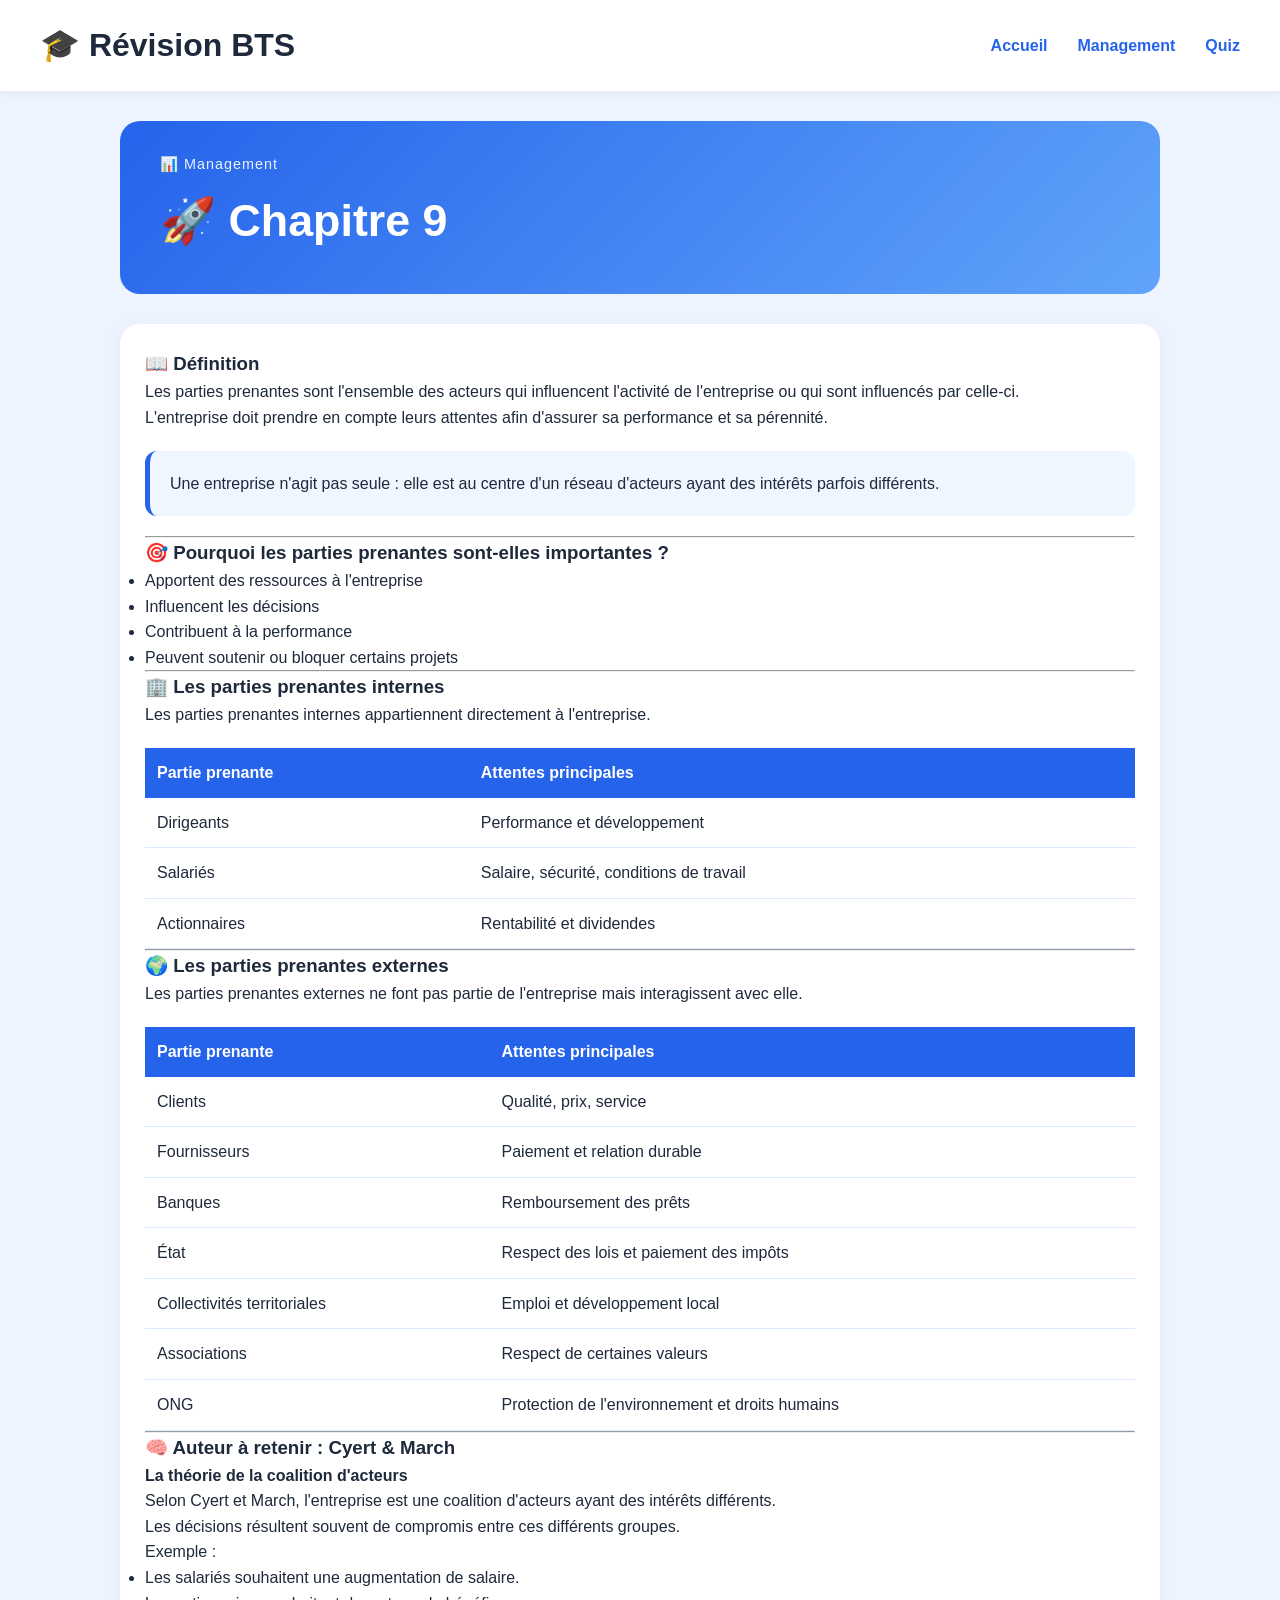
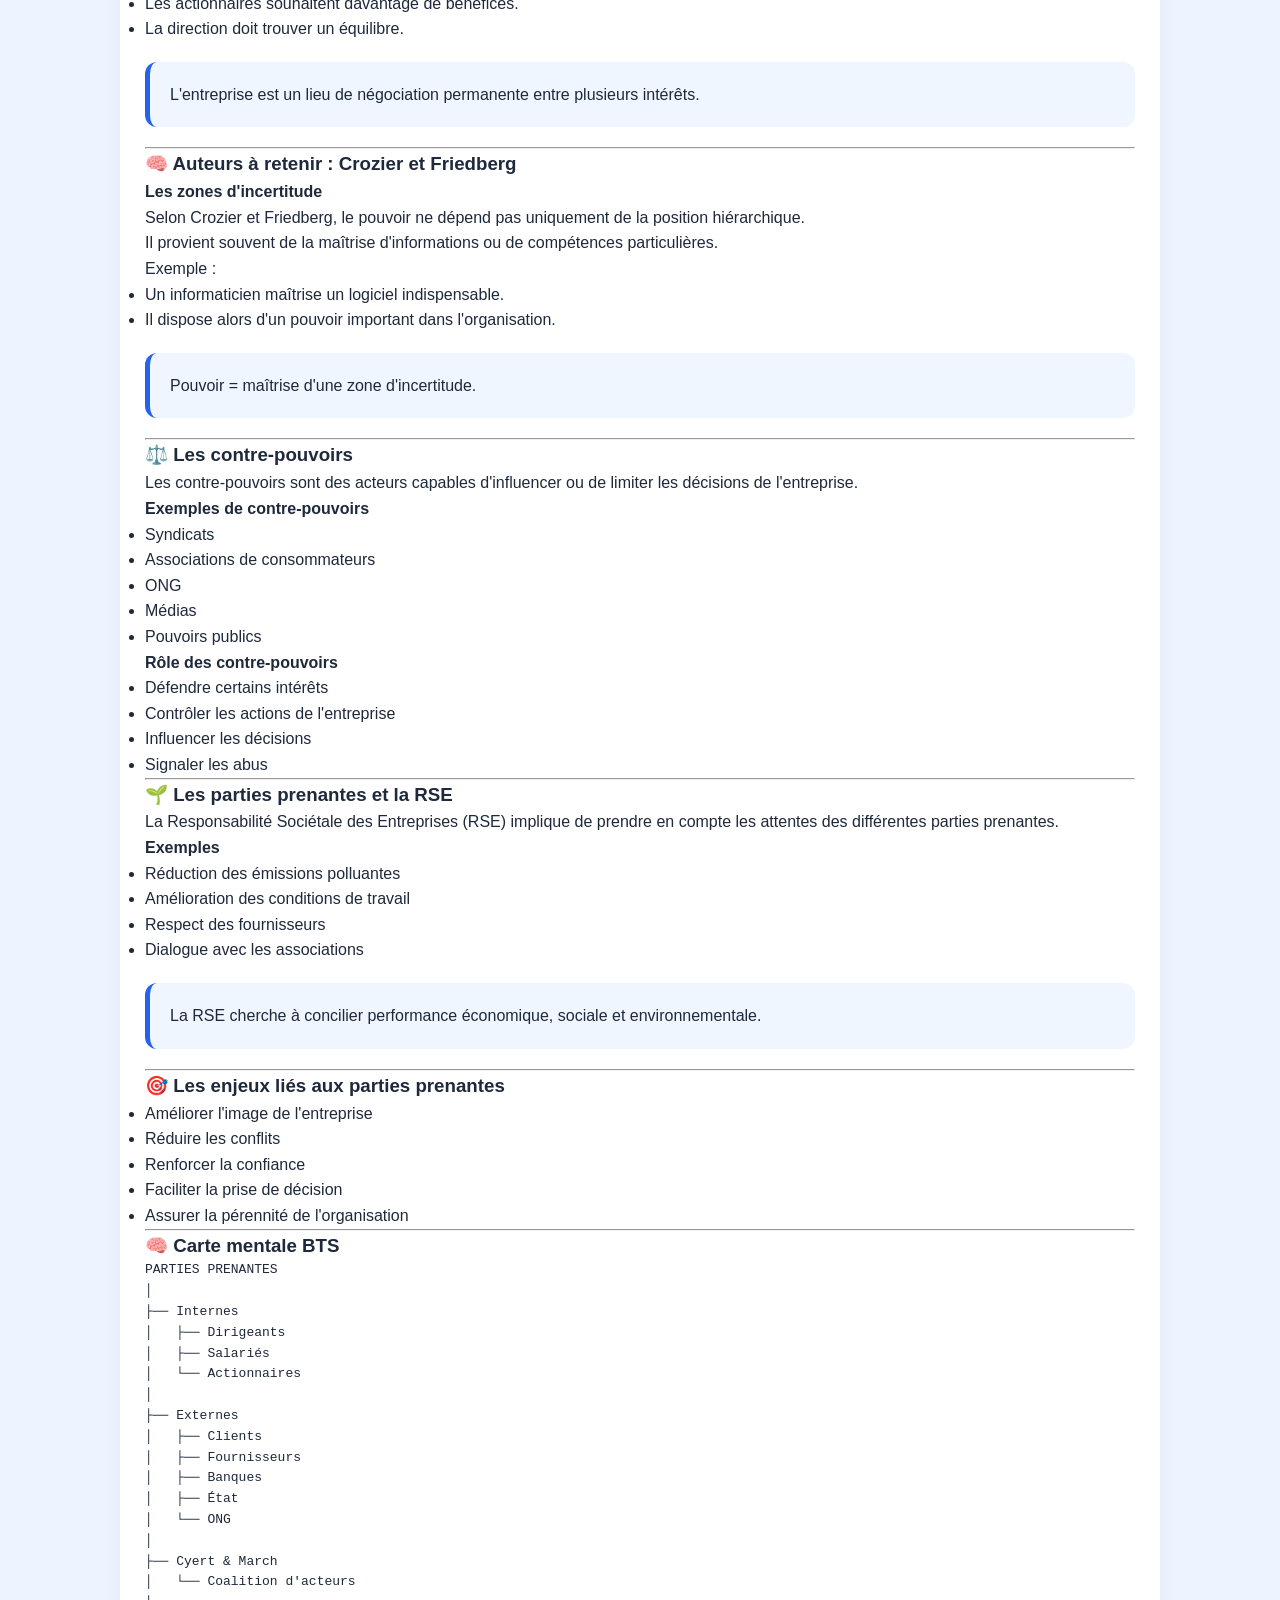
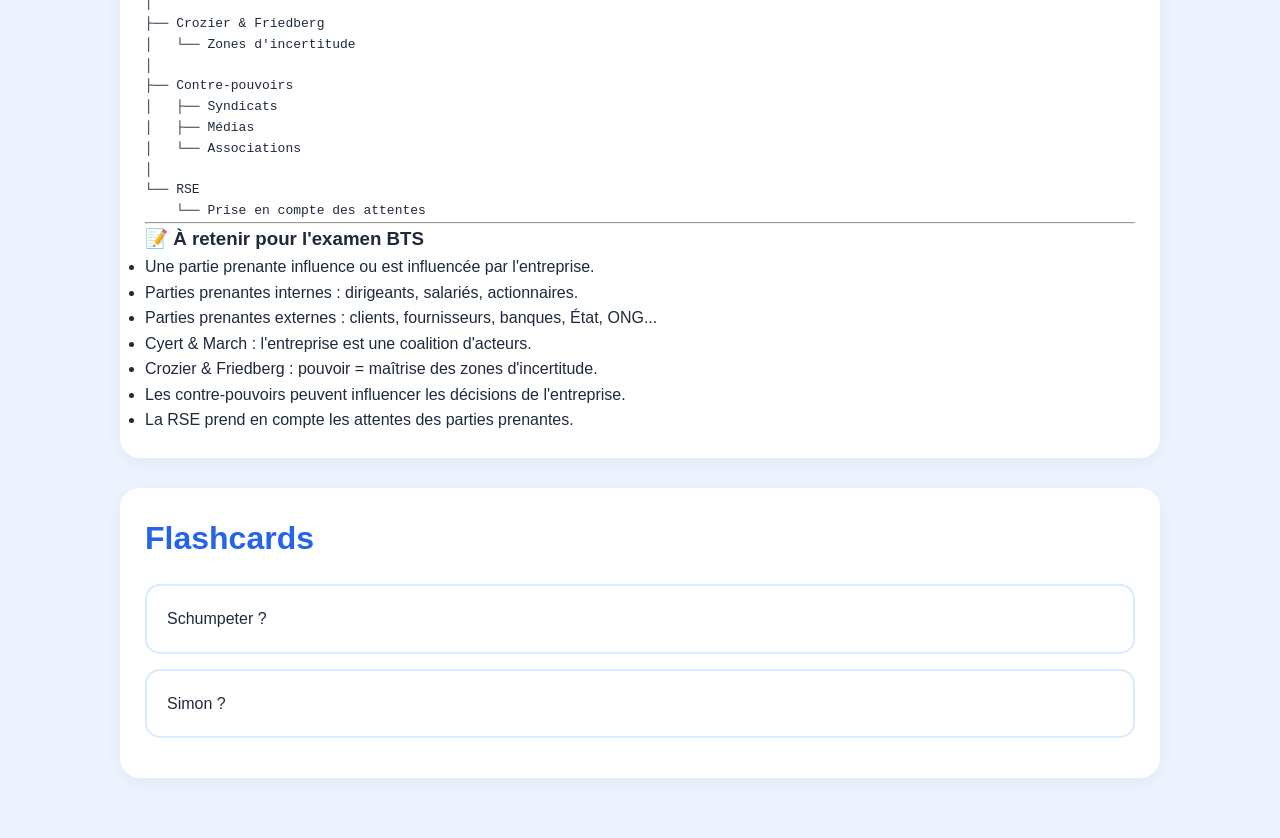
<file: management-chapitre9.html>
<!DOCTYPE html>
<html lang="fr">

<head>

<meta charset="UTF-8">
<meta name="viewport" content="width=device-width, initial-scale=1.0">

<title>Chapitre 9 - Management</title>

<link rel="stylesheet" href="style.css">

</head>

<body>

<nav class="navbar">

<div class="logo">
🎓 Révision BTS
</div>

<div class="nav-links">
<a href="index.html">Accueil</a>
<a href="management.html">Management</a>
<a href="quiz.html">Quiz</a>
</div>

</nav>
<main class="chapter-page">

<div class="section-title">

<span>📊 Management</span>

<h1>🚀 Chapitre 9</h1>
</div>
<div class="card">

<h3>📖 Définition</h3>

<p>
Les parties prenantes sont l'ensemble des acteurs qui influencent l'activité de l'entreprise ou qui sont influencés par celle-ci.
</p>

<p>
L'entreprise doit prendre en compte leurs attentes afin d'assurer sa performance et sa pérennité.
</p>

<div class="memo">
Une entreprise n'agit pas seule : elle est au centre d'un réseau d'acteurs ayant des intérêts parfois différents.
</div>

<hr>

<h3>🎯 Pourquoi les parties prenantes sont-elles importantes ?</h3>

<ul>
<li>Apportent des ressources à l'entreprise</li>
<li>Influencent les décisions</li>
<li>Contribuent à la performance</li>
<li>Peuvent soutenir ou bloquer certains projets</li>
</ul>

<hr>

<h3>🏢 Les parties prenantes internes</h3>

<p>
Les parties prenantes internes appartiennent directement à l'entreprise.
</p>

<table>

<tr>
<th>Partie prenante</th>
<th>Attentes principales</th>
</tr>

<tr>
<td>Dirigeants</td>
<td>Performance et développement</td>
</tr>

<tr>
<td>Salariés</td>
<td>Salaire, sécurité, conditions de travail</td>
</tr>

<tr>
<td>Actionnaires</td>
<td>Rentabilité et dividendes</td>
</tr>

</table>

<hr>

<h3>🌍 Les parties prenantes externes</h3>

<p>
Les parties prenantes externes ne font pas partie de l'entreprise mais interagissent avec elle.
</p>

<table>

<tr>
<th>Partie prenante</th>
<th>Attentes principales</th>
</tr>

<tr>
<td>Clients</td>
<td>Qualité, prix, service</td>
</tr>

<tr>
<td>Fournisseurs</td>
<td>Paiement et relation durable</td>
</tr>

<tr>
<td>Banques</td>
<td>Remboursement des prêts</td>
</tr>

<tr>
<td>État</td>
<td>Respect des lois et paiement des impôts</td>
</tr>

<tr>
<td>Collectivités territoriales</td>
<td>Emploi et développement local</td>
</tr>

<tr>
<td>Associations</td>
<td>Respect de certaines valeurs</td>
</tr>

<tr>
<td>ONG</td>
<td>Protection de l'environnement et droits humains</td>
</tr>

</table>

<hr>

<h3>🧠 Auteur à retenir : Cyert & March</h3>

<h4>La théorie de la coalition d'acteurs</h4>

<p>
Selon Cyert et March, l'entreprise est une coalition d'acteurs ayant des intérêts différents.
</p>

<p>
Les décisions résultent souvent de compromis entre ces différents groupes.
</p>

Exemple :

<ul>
<li>Les salariés souhaitent une augmentation de salaire.</li>
<li>Les actionnaires souhaitent davantage de bénéfices.</li>
<li>La direction doit trouver un équilibre.</li>
</ul>

<div class="memo">
L'entreprise est un lieu de négociation permanente entre plusieurs intérêts.
</div>

<hr>

<h3>🧠 Auteurs à retenir : Crozier et Friedberg</h3>

<h4>Les zones d'incertitude</h4>

<p>
Selon Crozier et Friedberg, le pouvoir ne dépend pas uniquement de la position hiérarchique.
</p>

<p>
Il provient souvent de la maîtrise d'informations ou de compétences particulières.
</p>

Exemple :

<ul>
<li>Un informaticien maîtrise un logiciel indispensable.</li>
<li>Il dispose alors d'un pouvoir important dans l'organisation.</li>
</ul>

<div class="memo">
Pouvoir = maîtrise d'une zone d'incertitude.
</div>

<hr>

<h3>⚖️ Les contre-pouvoirs</h3>

<p>
Les contre-pouvoirs sont des acteurs capables d'influencer ou de limiter les décisions de l'entreprise.
</p>

<h4>Exemples de contre-pouvoirs</h4>

<ul>
<li>Syndicats</li>
<li>Associations de consommateurs</li>
<li>ONG</li>
<li>Médias</li>
<li>Pouvoirs publics</li>
</ul>

<h4>Rôle des contre-pouvoirs</h4>

<ul>
<li>Défendre certains intérêts</li>
<li>Contrôler les actions de l'entreprise</li>
<li>Influencer les décisions</li>
<li>Signaler les abus</li>
</ul>

<hr>

<h3>🌱 Les parties prenantes et la RSE</h3>

<p>
La Responsabilité Sociétale des Entreprises (RSE) implique de prendre en compte les attentes des différentes parties prenantes.
</p>

<h4>Exemples</h4>

<ul>
<li>Réduction des émissions polluantes</li>
<li>Amélioration des conditions de travail</li>
<li>Respect des fournisseurs</li>
<li>Dialogue avec les associations</li>
</ul>

<div class="memo">
La RSE cherche à concilier performance économique, sociale et environnementale.
</div>

<hr>

<h3>🎯 Les enjeux liés aux parties prenantes</h3>

<ul>
<li>Améliorer l'image de l'entreprise</li>
<li>Réduire les conflits</li>
<li>Renforcer la confiance</li>
<li>Faciliter la prise de décision</li>
<li>Assurer la pérennité de l'organisation</li>
</ul>

<hr>

<h3>🧠 Carte mentale BTS</h3>

<pre>
PARTIES PRENANTES
│
├── Internes
│   ├── Dirigeants
│   ├── Salariés
│   └── Actionnaires
│
├── Externes
│   ├── Clients
│   ├── Fournisseurs
│   ├── Banques
│   ├── État
│   └── ONG
│
├── Cyert & March
│   └── Coalition d'acteurs
│
├── Crozier & Friedberg
│   └── Zones d'incertitude
│
├── Contre-pouvoirs
│   ├── Syndicats
│   ├── Médias
│   └── Associations
│
└── RSE
    └── Prise en compte des attentes
</pre>

<hr>

<h3>📝 À retenir pour l'examen BTS</h3>

<ul>
<li>Une partie prenante influence ou est influencée par l'entreprise.</li>
<li>Parties prenantes internes : dirigeants, salariés, actionnaires.</li>
<li>Parties prenantes externes : clients, fournisseurs, banques, État, ONG...</li>
<li>Cyert & March : l'entreprise est une coalition d'acteurs.</li>
<li>Crozier & Friedberg : pouvoir = maîtrise des zones d'incertitude.</li>
<li>Les contre-pouvoirs peuvent influencer les décisions de l'entreprise.</li>
<li>La RSE prend en compte les attentes des parties prenantes.</li>
</ul>

</div>

<div class="card" id="flash"><h2>Flashcards</h2>
<div class="flash" onclick="this.textContent=this.textContent=='Schumpeter ?'?'Innovation et destruction créatrice':'Schumpeter ?'">Schumpeter ?</div>
<div class="flash" onclick="this.textContent=this.textContent=='Simon ?'?'Rationalité limitée':'Simon ?'">Simon ?</div>
</div>




</main>

</body>

</html>
</file>
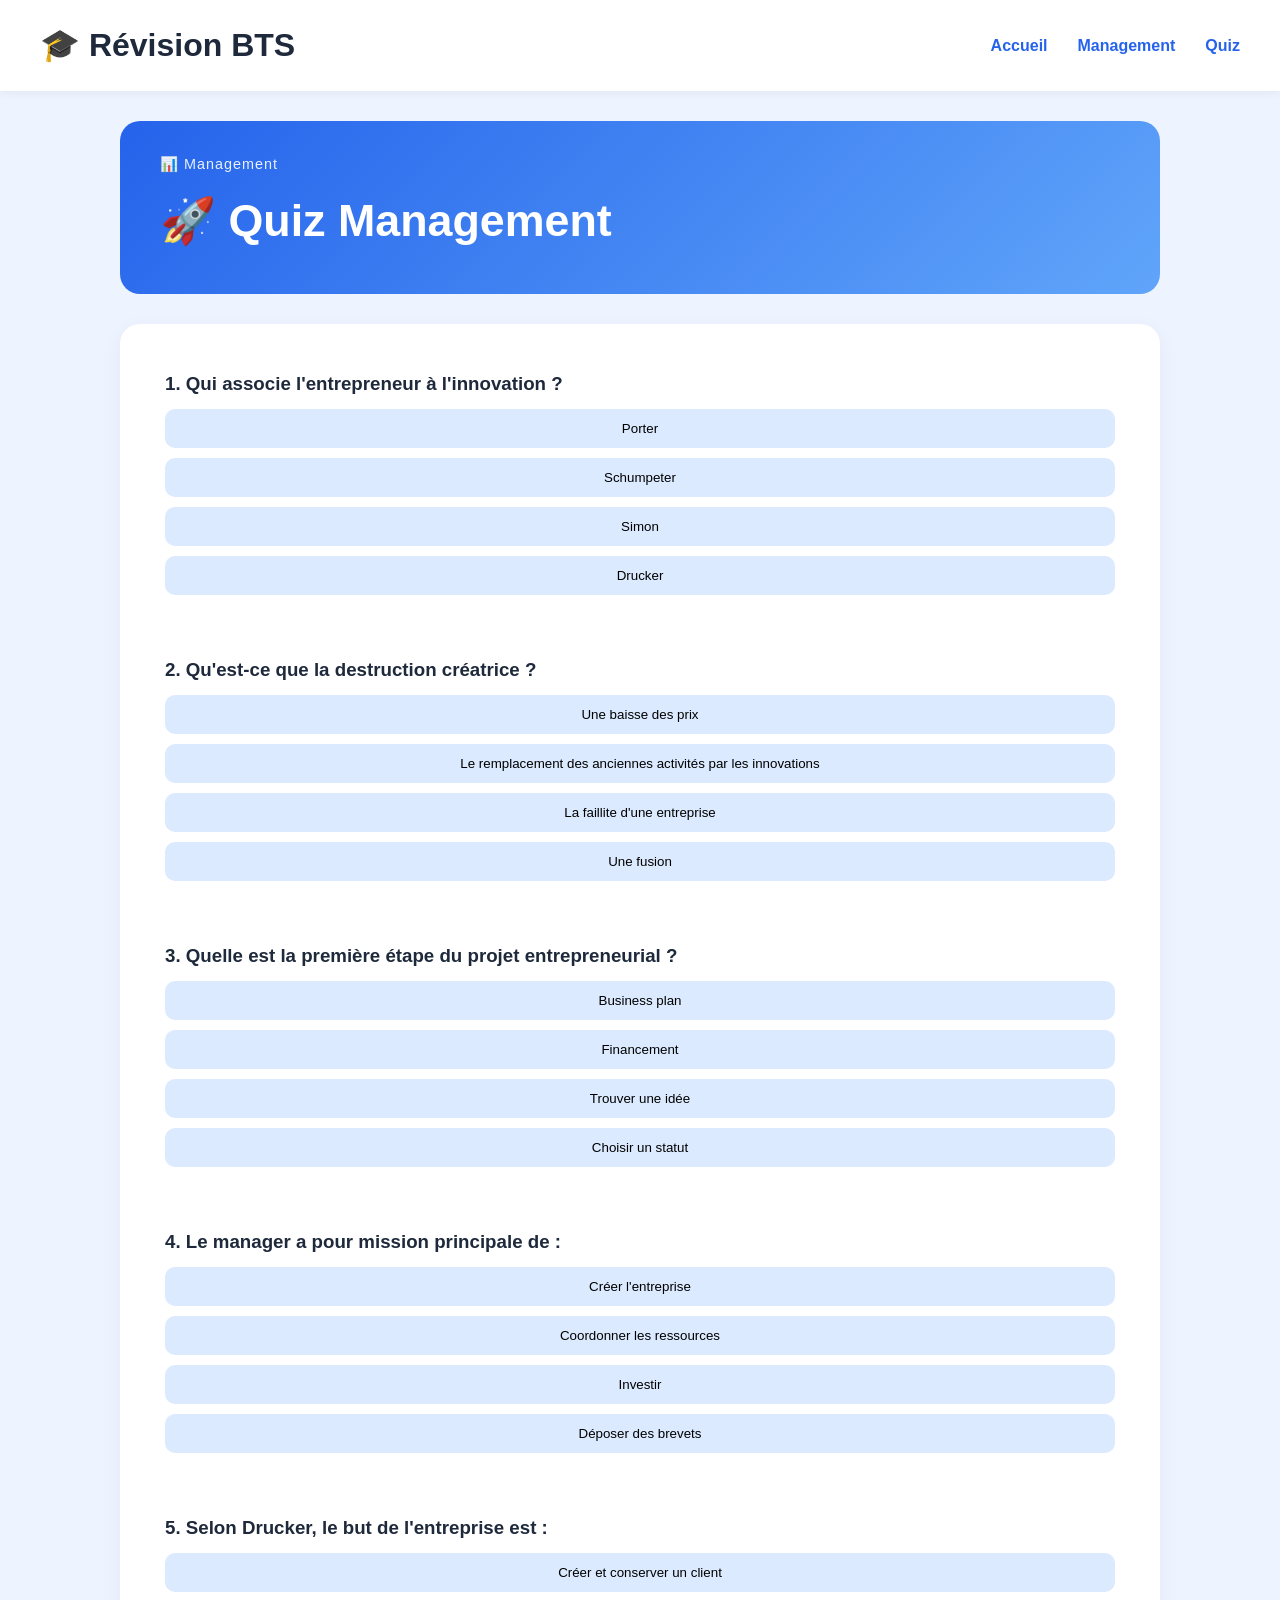
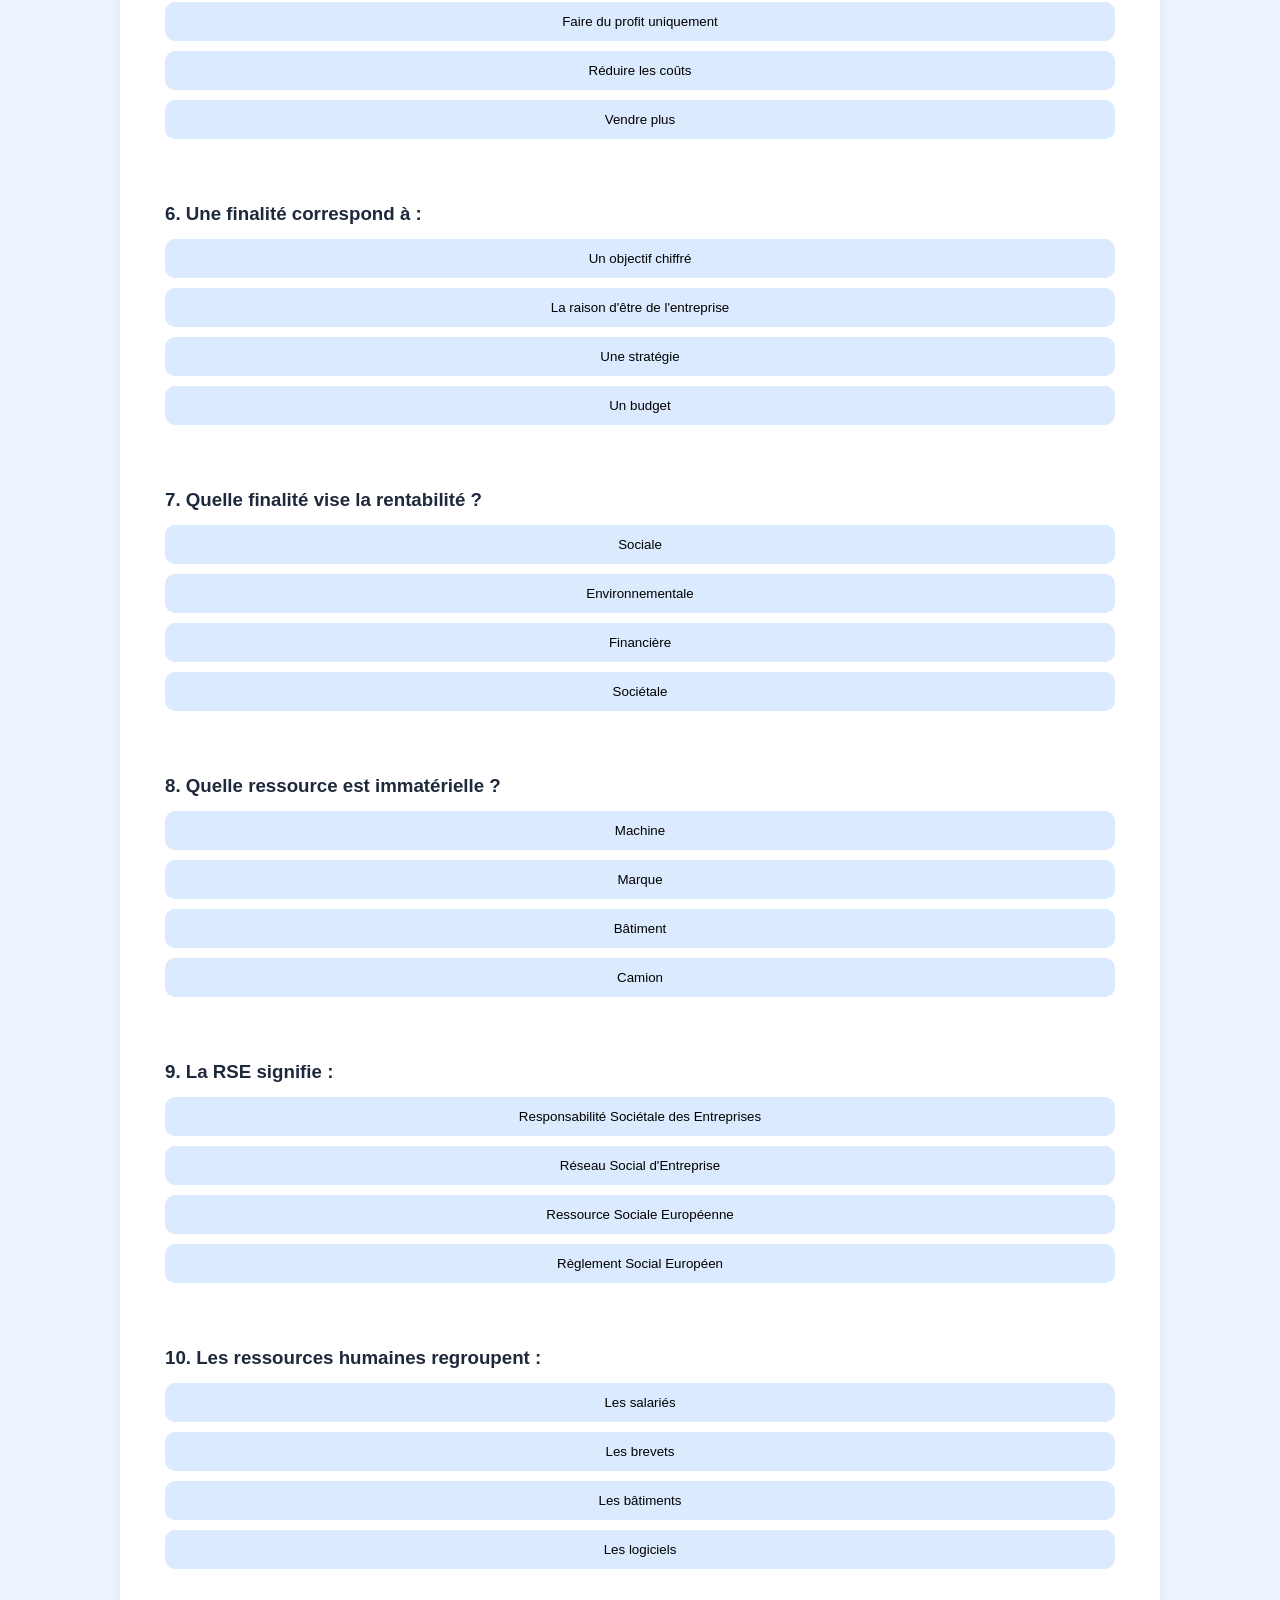
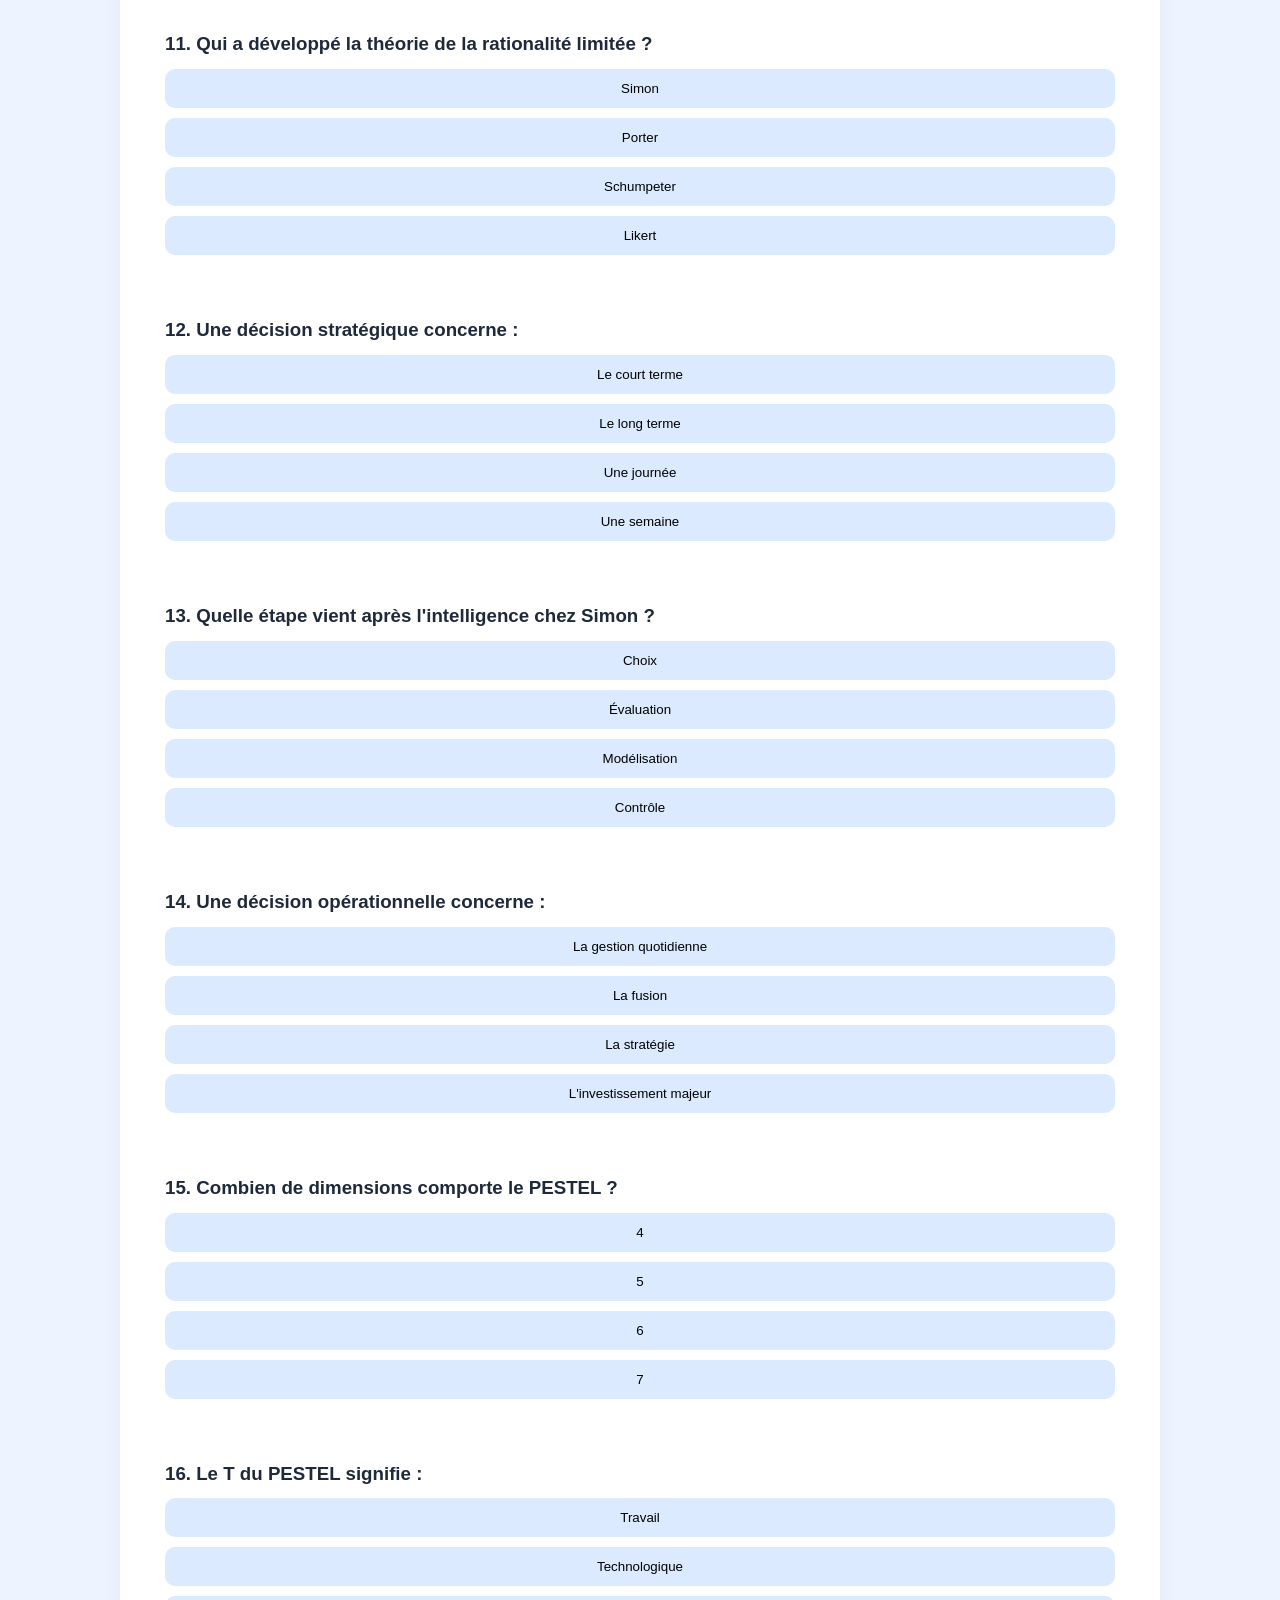
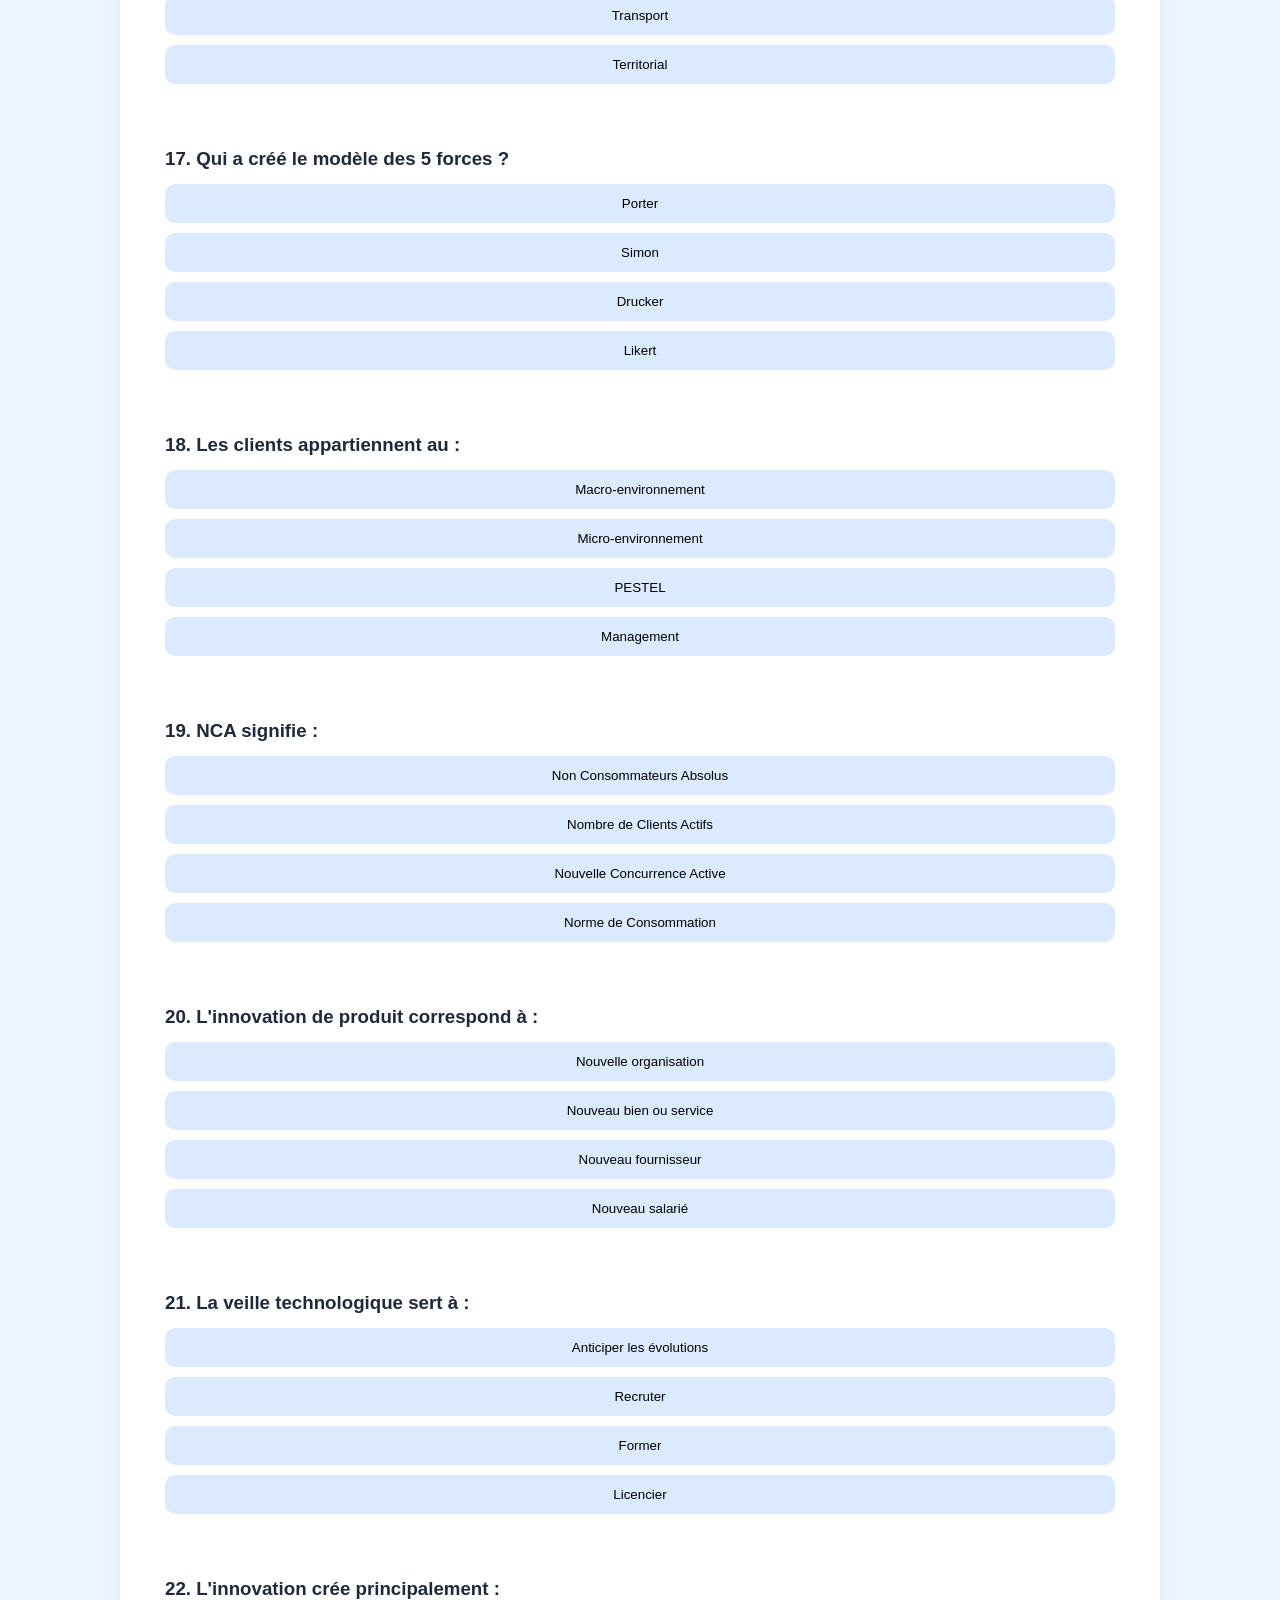
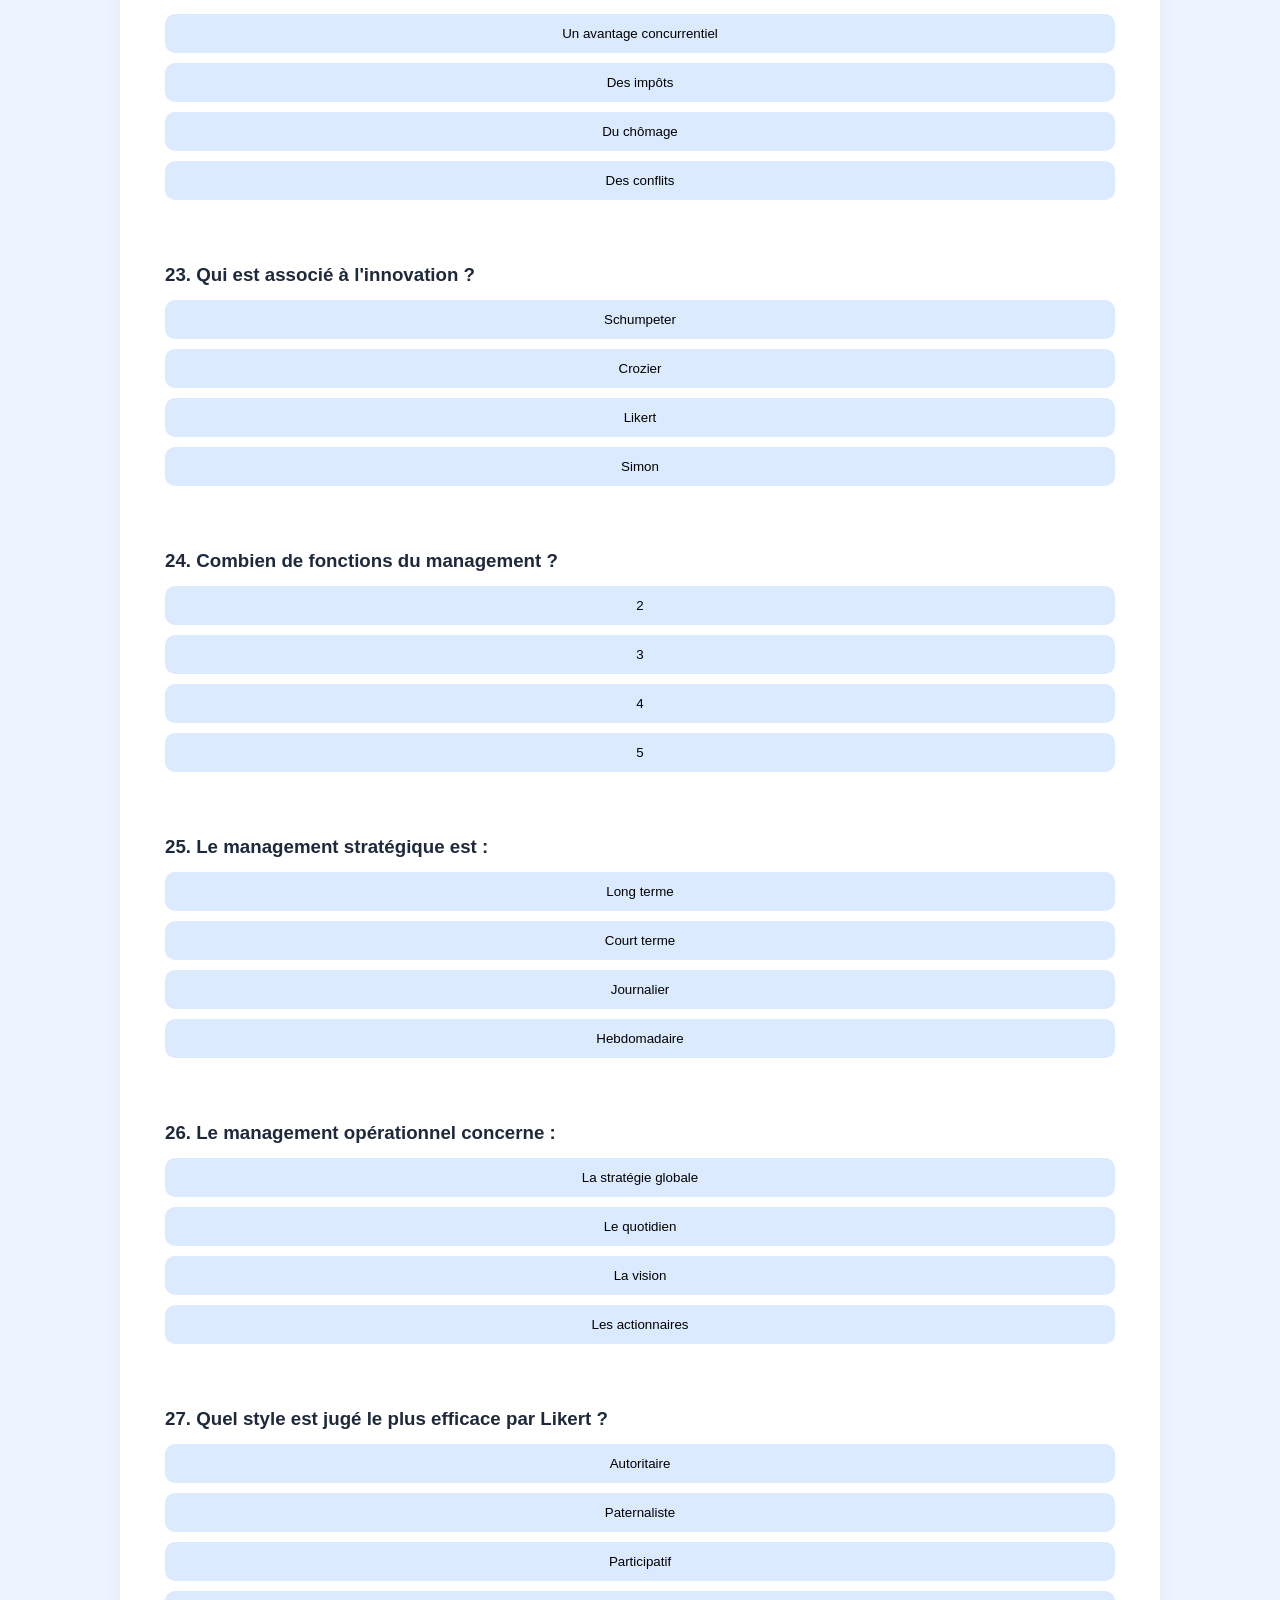
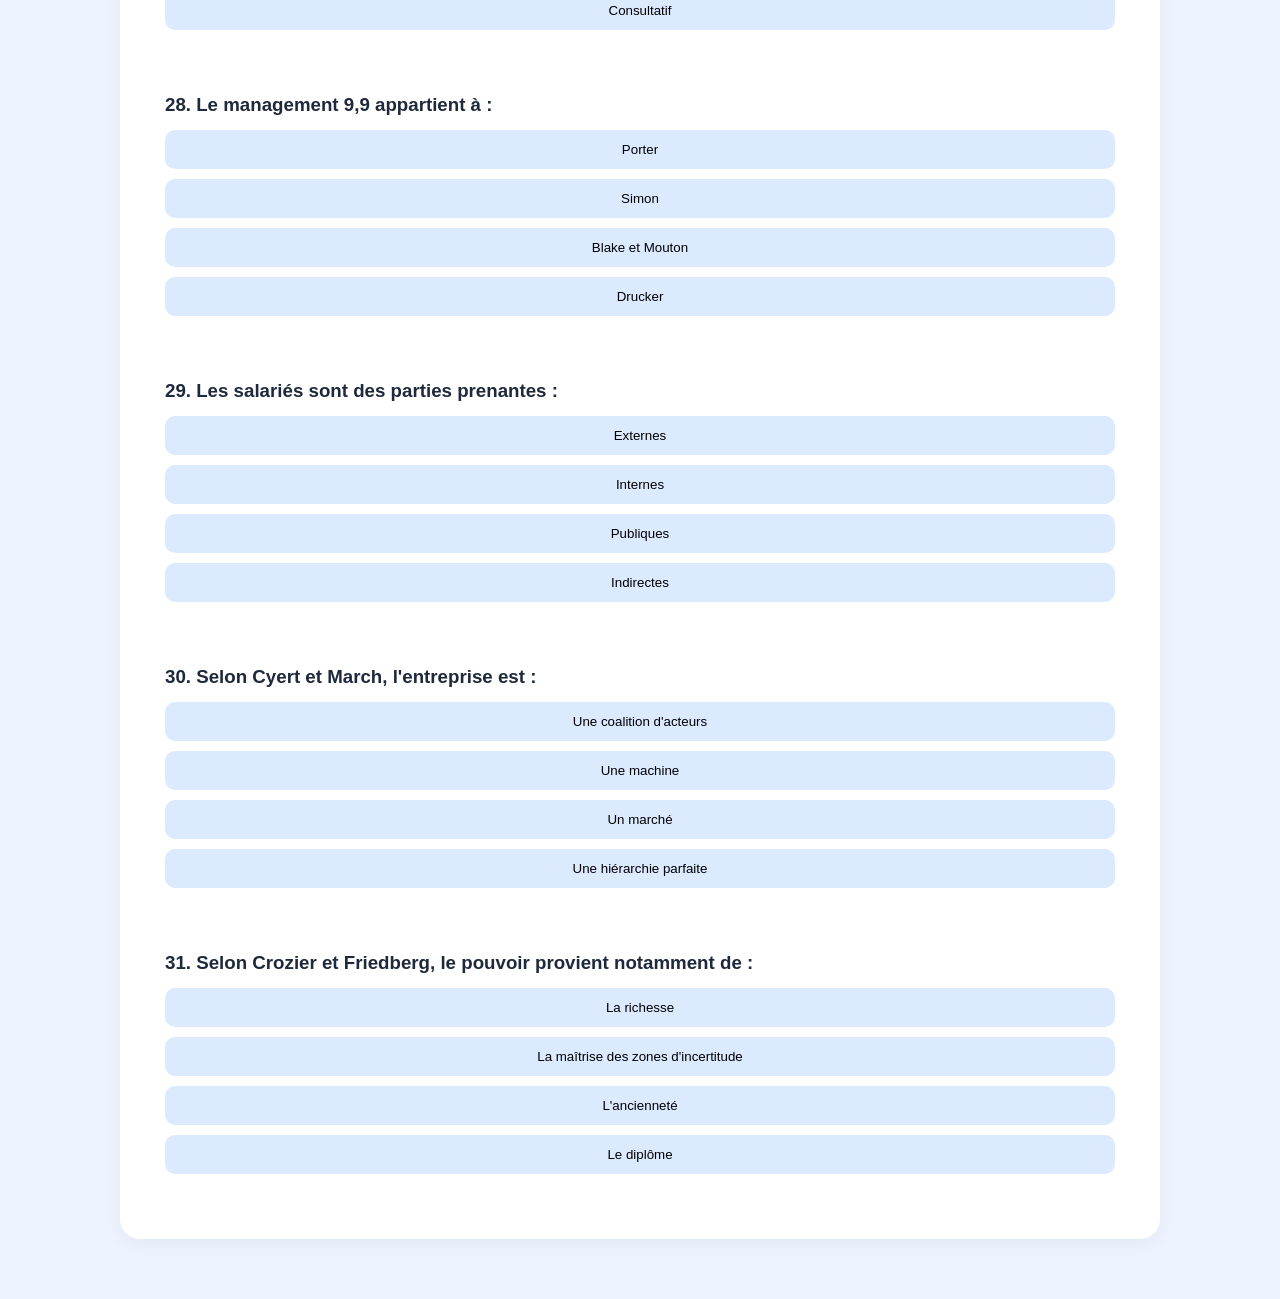
<file: management-quiz.html>
<!DOCTYPE html>
<html lang="fr">

<head>

<meta charset="UTF-8">
<meta name="viewport" content="width=device-width, initial-scale=1.0">

<title>Quiz - Management</title>

<link rel="stylesheet" href="style.css">

</head>

<body>

<nav class="navbar">

<div class="logo">
🎓 Révision BTS
</div>

<div class="nav-links">
<a href="index.html">Accueil</a>
<a href="management.html">Management</a>
<a href="quiz.html">Quiz</a>
</div>

</nav>
<main class="chapter-page">

<div class="section-title">

<span>📊 Management</span>

<h1>🚀 Quiz Management</h1>
</div>
<div class="card">

<div id="quizContainer"></div>

<div id="resultatQuiz"></div>

</div>

<script>

const questions = [

/* CHAPITRE 1 */

{
question:"Qui associe l'entrepreneur à l'innovation ?",
options:["Porter","Schumpeter","Simon","Drucker"],
answer:1
},

{
question:"Qu'est-ce que la destruction créatrice ?",
options:[
"Une baisse des prix",
"Le remplacement des anciennes activités par les innovations",
"La faillite d'une entreprise",
"Une fusion"
],
answer:1
},

{
question:"Quelle est la première étape du projet entrepreneurial ?",
options:[
"Business plan",
"Financement",
"Trouver une idée",
"Choisir un statut"
],
answer:2
},

{
question:"Le manager a pour mission principale de :",
options:[
"Créer l'entreprise",
"Coordonner les ressources",
"Investir",
"Déposer des brevets"
],
answer:1
},

{
question:"Selon Drucker, le but de l'entreprise est :",
options:[
"Créer et conserver un client",
"Faire du profit uniquement",
"Réduire les coûts",
"Vendre plus"
],
answer:0
},

/* CHAPITRE 2 */

{
question:"Une finalité correspond à :",
options:[
"Un objectif chiffré",
"La raison d'être de l'entreprise",
"Une stratégie",
"Un budget"
],
answer:1
},

{
question:"Quelle finalité vise la rentabilité ?",
options:[
"Sociale",
"Environnementale",
"Financière",
"Sociétale"
],
answer:2
},

{
question:"Quelle ressource est immatérielle ?",
options:[
"Machine",
"Marque",
"Bâtiment",
"Camion"
],
answer:1
},

{
question:"La RSE signifie :",
options:[
"Responsabilité Sociétale des Entreprises",
"Réseau Social d'Entreprise",
"Ressource Sociale Européenne",
"Règlement Social Européen"
],
answer:0
},

{
question:"Les ressources humaines regroupent :",
options:[
"Les salariés",
"Les brevets",
"Les bâtiments",
"Les logiciels"
],
answer:0
},

/* CHAPITRE 4 */

{
question:"Qui a développé la théorie de la rationalité limitée ?",
options:[
"Simon",
"Porter",
"Schumpeter",
"Likert"
],
answer:0
},

{
question:"Une décision stratégique concerne :",
options:[
"Le court terme",
"Le long terme",
"Une journée",
"Une semaine"
],
answer:1
},

{
question:"Quelle étape vient après l'intelligence chez Simon ?",
options:[
"Choix",
"Évaluation",
"Modélisation",
"Contrôle"
],
answer:2
},

{
question:"Une décision opérationnelle concerne :",
options:[
"La gestion quotidienne",
"La fusion",
"La stratégie",
"L'investissement majeur"
],
answer:0
},

/* CHAPITRE 5 */

{
question:"Combien de dimensions comporte le PESTEL ?",
options:["4","5","6","7"],
answer:2
},

{
question:"Le T du PESTEL signifie :",
options:[
"Travail",
"Technologique",
"Transport",
"Territorial"
],
answer:1
},

{
question:"Qui a créé le modèle des 5 forces ?",
options:[
"Porter",
"Simon",
"Drucker",
"Likert"
],
answer:0
},

{
question:"Les clients appartiennent au :",
options:[
"Macro-environnement",
"Micro-environnement",
"PESTEL",
"Management"
],
answer:1
},

{
question:"NCA signifie :",
options:[
"Non Consommateurs Absolus",
"Nombre de Clients Actifs",
"Nouvelle Concurrence Active",
"Norme de Consommation"
],
answer:0
},

/* CHAPITRE 6 */

{
question:"L'innovation de produit correspond à :",
options:[
"Nouvelle organisation",
"Nouveau bien ou service",
"Nouveau fournisseur",
"Nouveau salarié"
],
answer:1
},

{
question:"La veille technologique sert à :",
options:[
"Anticiper les évolutions",
"Recruter",
"Former",
"Licencier"
],
answer:0
},

{
question:"L'innovation crée principalement :",
options:[
"Un avantage concurrentiel",
"Des impôts",
"Du chômage",
"Des conflits"
],
answer:0
},

{
question:"Qui est associé à l'innovation ?",
options:[
"Schumpeter",
"Crozier",
"Likert",
"Simon"
],
answer:0
},

/* CHAPITRE 7 */

{
question:"Combien de fonctions du management ?",
options:["2","3","4","5"],
answer:2
},

{
question:"Le management stratégique est :",
options:[
"Long terme",
"Court terme",
"Journalier",
"Hebdomadaire"
],
answer:0
},

{
question:"Le management opérationnel concerne :",
options:[
"La stratégie globale",
"Le quotidien",
"La vision",
"Les actionnaires"
],
answer:1
},

/* CHAPITRE 8 */

{
question:"Quel style est jugé le plus efficace par Likert ?",
options:[
"Autoritaire",
"Paternaliste",
"Participatif",
"Consultatif"
],
answer:2
},

{
question:"Le management 9,9 appartient à :",
options:[
"Porter",
"Simon",
"Blake et Mouton",
"Drucker"
],
answer:2
},

/* CHAPITRE 9 */

{
question:"Les salariés sont des parties prenantes :",
options:[
"Externes",
"Internes",
"Publiques",
"Indirectes"
],
answer:1
},

{
question:"Selon Cyert et March, l'entreprise est :",
options:[
"Une coalition d'acteurs",
"Une machine",
"Un marché",
"Une hiérarchie parfaite"
],
answer:0
},

{
question:"Selon Crozier et Friedberg, le pouvoir provient notamment de :",
options:[
"La richesse",
"La maîtrise des zones d'incertitude",
"L'ancienneté",
"Le diplôme"
],
answer:1
}

];

let score = 0;
let reponses = 0;

const quizContainer = document.getElementById("quizContainer");

questions.forEach((q,index)=>{

let bloc = document.createElement("div");
bloc.className = "quiz-question";

bloc.innerHTML = `<h3>${index+1}. ${q.question}</h3>`;

q.options.forEach((option,i)=>{

let btn = document.createElement("button");

btn.className = "quiz-btn";
btn.innerText = option;

btn.onclick = function(){

if(btn.disabled) return;

reponses++;

if(i === q.answer){

btn.classList.add("good");
score++;

}else{

btn.classList.add("bad");

}

bloc.querySelectorAll("button").forEach(b=>b.disabled=true);

if(reponses === questions.length){

afficherResultat();

}

};

bloc.appendChild(btn);

});

quizContainer.appendChild(bloc);

});

function afficherResultat(){

let pourcentage = Math.round((score/questions.length)*100);

let niveau = "";

if(pourcentage < 40){

niveau = "🔴 Niveau faible";

}else if(pourcentage < 70){

niveau = "🟠 Niveau moyen";

}else if(pourcentage < 90){

niveau = "🟢 Bon niveau BTS";

}else{

niveau = "🏆 Excellent niveau BTS";

}

document.getElementById("resultatQuiz").innerHTML = `
<h2>Résultat final</h2>
<p>Score : ${score} / ${questions.length}</p>
<p>Réussite : ${pourcentage}%</p>
<p>${niveau}</p>
`;

}

</script>

</div>


</main>

</body>

</html>
</file>
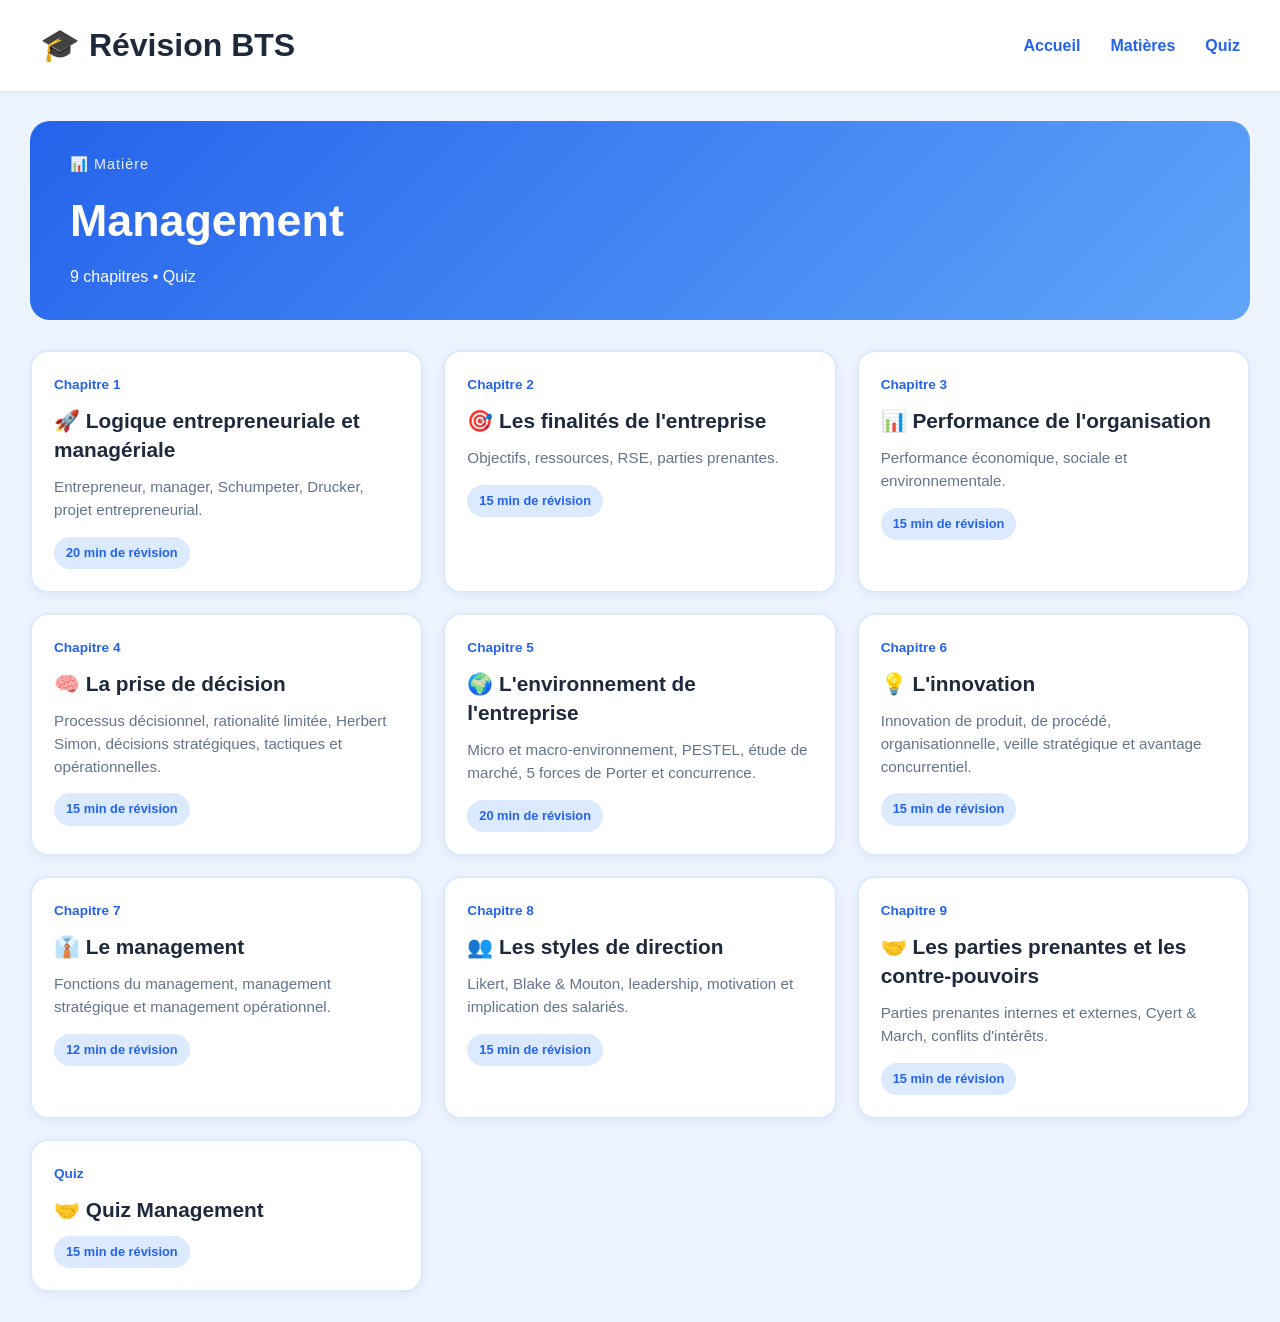
<file: management.html>
<!DOCTYPE html>
<html lang="fr">

<head>

<meta charset="UTF-8">
<meta name="viewport" content="width=device-width, initial-scale=1.0">

<title>Management</title>

<link rel="stylesheet" href="style.css">

</head>

<body>

<nav class="navbar">

<div class="logo">
🎓 Révision BTS
</div>

<div class="nav-links">
<a href="index.html">Accueil</a>
<a href="#matieres">Matières</a>
<a href="quiz.html">Quiz</a>
</div>

</nav>


<main>


<div class="section-title" id="management">

<span>📊 Matière</span>

<h1>Management</h1>

<p>
9 chapitres • Quiz
</p>

</div>

<div class="chapter-grid">

<a href="management-chapitre1.html" class="chapter-card">

<div class="chapter-number">
Chapitre 1
</div>

<h3>
🚀 Logique entrepreneuriale et managériale
</h3>

<p>
Entrepreneur, manager, Schumpeter,
Drucker, projet entrepreneurial.
</p>

<span class="chapter-badge">
20 min de révision
</span>

</a>

<a href="management-chapitre2.html" class="chapter-card">

<div class="chapter-number">
Chapitre 2
</div>

<h3>
🎯 Les finalités de l'entreprise
</h3>

<p>
Objectifs, ressources,
RSE, parties prenantes.
</p>

<span class="chapter-badge">
15 min de révision
</span>

</a>

<a href="management-chapitre3.html" class="chapter-card">

<div class="chapter-number">
Chapitre 3
</div>

<h3>
📊 Performance de l'organisation
</h3>

<p>
Performance économique,
sociale et environnementale.
</p>

<span class="chapter-badge">
15 min de révision
</span>

</a>

<a href="management-chapitre4.html" class="chapter-card">

<div class="chapter-number">
Chapitre 4
</div>

<h3>
🧠 La prise de décision
</h3>

<p>
Processus décisionnel, rationalité limitée,
Herbert Simon, décisions stratégiques,
tactiques et opérationnelles.
</p>

<span class="chapter-badge">
15 min de révision
</span>

</a>

<a href="management-chapitre5.html" class="chapter-card">

<div class="chapter-number">
Chapitre 5
</div>

<h3>
🌍 L'environnement de l'entreprise
</h3>

<p>
Micro et macro-environnement,
PESTEL, étude de marché,
5 forces de Porter et concurrence.
</p>

<span class="chapter-badge">
20 min de révision
</span>


</a>

<a href="management-chapitre6.html" class="chapter-card">

<div class="chapter-number">
Chapitre 6
</div>

<h3>
💡 L'innovation
</h3>

<p>
Innovation de produit, de procédé, organisationnelle,
veille stratégique et avantage concurrentiel.
</p>

<span class="chapter-badge">
15 min de révision
</span>

</a>

<a href="management-chapitre7.html" class="chapter-card">

<div class="chapter-number">
Chapitre 7
</div>

<h3>
👔 Le management
</h3>

<p>
Fonctions du management, management stratégique
et management opérationnel.
</p>

<span class="chapter-badge">
12 min de révision
</span>

</a>

<a href="management-chapitre8.html" class="chapter-card">

<div class="chapter-number">
Chapitre 8
</div>

<h3>
👥 Les styles de direction
</h3>

<p>
Likert, Blake & Mouton, leadership,
motivation et implication des salariés.
</p>

<span class="chapter-badge">
15 min de révision
</span>

</a>

<a href="management-chapitre9.html" class="chapter-card">

<div class="chapter-number">
Chapitre 9
</div>

<h3>
🤝 Les parties prenantes et les contre-pouvoirs
</h3>

<p>
Parties prenantes internes et externes,
Cyert & March, conflits d'intérêts.
</p>

<span class="chapter-badge">
15 min de révision
</span>

</a>

<a href="management-quiz.html" class="chapter-card">

<div class="chapter-number">
Quiz 
</div>

<h3>
🤝 Quiz Management
</h3>

<span class="chapter-badge">
15 min de révision
</span>
</file>
<file: style.css>
/* ==================================
   RESET
================================== */

*{
margin:0;
padding:0;
box-sizing:border-box;
}

html{
scroll-behavior:smooth;
}

/* ==================================
   BODY
================================== */

body{
font-family:'Inter',sans-serif;
background:#eef4ff;
color:#1e293b;
line-height:1.6;
}

/* ==================================
   NAVBAR
================================== */

.navbar{
display:flex;
justify-content:space-between;
align-items:center;

padding:20px 40px;

background:white;

box-shadow:0 2px 10px rgba(0,0,0,.05);

position:sticky;
top:0;
z-index:1000;
}

.logo{
font-size:2rem;
font-weight:700;
color:#1e293b;
}

.nav-links{
display:flex;
gap:30px;
}

.nav-links a{
text-decoration:none;
font-weight:600;
color:#2563eb;
transition:.3s;
}

.nav-links a:hover{
color:#1d4ed8;
}

/* ==================================
   CONTENU PRINCIPAL
================================== */

main{
max-width:1300px;
margin:auto;
padding:30px;
}

/* ==================================
   HERO ACCUEIL
================================== */

.hero{
background:white;

padding:50px;

border-radius:25px;

text-align:center;

margin-bottom:35px;

box-shadow:0 5px 20px rgba(0,0,0,.05);
}

.hero h1{
font-size:3rem;
margin-bottom:10px;
color:#2563eb;
}

.hero p{
color:#64748b;
font-size:1.1rem;
}

.hero button{
margin-top:20px;

padding:14px 25px;

background:#2563eb;
color:white;

border:none;
border-radius:12px;

cursor:pointer;

font-weight:600;
}

.hero button:hover{
background:#1d4ed8;
}

/* ==================================
   CARTES GENERALES
================================== */

.card{
background:white;

padding:25px;

border-radius:20px;

margin-bottom:30px;

box-shadow:0 5px 20px rgba(0,0,0,.05);
}

.card h2{
font-size:2rem;
margin-bottom:20px;
color:#2563eb;
}

/* ==================================
   TABLEAU DE BORD
================================== */

.stats{
display:grid;
grid-template-columns:repeat(4,1fr);
gap:20px;
}

.stat{
background:#f8fbff;

padding:20px;

border-radius:15px;

text-align:center;
}

.stat h3{
font-size:1rem;
margin-bottom:8px;
color:#2563eb;
}

.stat p{
font-size:1.8rem;
font-weight:700;
}

/* ==================================
   MATIERES
================================== */

.matiere-grid{
display:grid;
grid-template-columns:
repeat(auto-fit,minmax(220px,1fr));

gap:20px;
}

.matiere{
background:white;

border:2px solid #dbeafe;

padding:25px;

border-radius:18px;

text-decoration:none;

color:#1e293b;

text-align:center;

transition:.3s;
}

.matiere:hover{
transform:translateY(-4px);

box-shadow:
0 10px 20px rgba(37,99,235,.1);
}

.icon{
font-size:2rem;
margin-bottom:10px;
}

.matiere h3{
margin:10px 0;
font-size:1.2rem;
}

.matiere p{
color:#64748b;
font-size:.95rem;
}

/* ==================================
   TITRE MATIERE
================================== */

.section-title{
background:linear-gradient(
135deg,
#2563eb,
#60a5fa
);

padding:30px 40px;

border-radius:20px;

margin-bottom:30px;

color:white;
}

.section-title span{
font-size:.9rem;
opacity:.9;
letter-spacing:1px;
}

.section-title h1{
font-size:2.8rem;
margin:8px 0;
color:white;
}

.section-title p{
font-size:1rem;
}

/* ==================================
   CHAPITRES
================================== */

.chapter-grid{
display:grid;

grid-template-columns:
repeat(auto-fit,minmax(320px,1fr));

gap:20px;
}

.chapter-card{
background:white;

padding:22px;

border-radius:18px;

border:2px solid #dbeafe;

text-decoration:none;

color:#1e293b;

transition:.3s;

box-shadow:
0 3px 12px rgba(0,0,0,.05);
}

.chapter-card:hover{
transform:translateY(-4px);

border-color:#2563eb;
}

.chapter-number{
font-size:.85rem;
font-weight:700;
color:#2563eb;
margin-bottom:10px;
}

.chapter-card h3{
font-size:1.3rem;
line-height:1.4;
margin-bottom:12px;
}

.chapter-card p{
font-size:.95rem;
line-height:1.5;
color:#64748b;
margin-bottom:15px;
}

.chapter-badge{
display:inline-block;

padding:6px 12px;

background:#dbeafe;

color:#2563eb;

border-radius:20px;

font-size:.8rem;

font-weight:600;
}

/* ==================================
   FLASHCARDS
================================== */

.flash{
background:white;

padding:20px;

border-radius:15px;

border:2px solid #dbeafe;

margin-bottom:15px;
}

.flash:hover{
background:#eff6ff;
}

/* ==================================
   QUIZ
================================== */

.quiz-question{
background:white;

padding:20px;

border-radius:15px;

margin-bottom:20px;
}

.quiz-btn{
width:100%;

padding:12px;

margin-top:10px;

border:none;

border-radius:10px;

background:#dbeafe;

cursor:pointer;
}

.quiz-btn:hover{
background:#bfdbfe;
}

.good{
background:#22c55e !important;
color:white;
}

.bad{
background:#ef4444 !important;
color:white;
}

/* ==================================
   MEMO
================================== */

.memo{
background:#eff6ff;

border-left:5px solid #2563eb;

padding:20px;

border-radius:12px;

margin:20px 0;
}

/* ==================================
   TABLEAUX
================================== */

table{
width:100%;
border-collapse:collapse;
margin-top:20px;
}

th{
background:#2563eb;
color:white;
padding:12px;
text-align:left;
}

td{
padding:12px;
border-bottom:1px solid #dbeafe;
background:white;
}

/* ==================================
   BOUTON RETOUR
================================== */

.back-btn{
display:inline-block;

padding:10px 18px;

background:#2563eb;
color:white;

text-decoration:none;

border-radius:10px;

margin-bottom:20px;
}

/* ==================================
   RESPONSIVE
================================== */

@media(max-width:1000px){

.navbar{
flex-direction:column;
gap:15px;
}

.nav-links{
flex-wrap:wrap;
justify-content:center;
}

.stats{
grid-template-columns:1fr 1fr;
}

}

@media(max-width:700px){

main{
padding:15px;
}

.stats{
grid-template-columns:1fr;
}

.chapter-grid{
grid-template-columns:1fr;
}

.hero h1,
.section-title h1{
font-size:2rem;
}

.logo{
font-size:1.6rem;
}

}

/* ==================================
   PAGE ACCUEIL UNIQUEMENT
================================== */

.home-page main{
max-width:1400px;
margin:auto;
padding:40px;
}

/* NAVBAR */

.home-page .navbar{
padding:20px 50px;
}

.home-page .logo{
font-size:3rem;
font-weight:700;
white-space:nowrap;
}

.home-page .nav-links{
display:flex;
gap:40px;
}

/* HERO */

.home-page .hero{
background:white;

padding:60px;

border-radius:30px;

text-align:center;

margin-bottom:40px;

box-shadow:
0 5px 20px rgba(0,0,0,.05);
}

.home-page .hero h1{
font-size:3.5rem;
color:#2563eb;
margin-bottom:15px;
}

.home-page .hero button{
margin-top:20px;

padding:15px 25px;

background:#2563eb;
color:white;

border:none;

border-radius:12px;

font-weight:600;
cursor:pointer;
}

/* TABLEAU DE BORD */

.home-page .card{
background:white;

padding:30px;

border-radius:25px;

margin-bottom:40px;

box-shadow:
0 5px 20px rgba(0,0,0,.05);
}

.home-page .stats{
display:grid;

grid-template-columns:
repeat(4,1fr);

gap:20px;
}

.home-page .stat{
background:#f8fbff;

padding:20px;

border-radius:15px;

text-align:center;
}

.home-page .stat h3{
font-size:1rem;
color:#2563eb;
margin-bottom:10px;
}

.home-page .stat p{
font-size:1.8rem;
font-weight:700;
}

/* MES MATIERES */

.home-page .matiere-grid{
display:grid;

grid-template-columns:
repeat(auto-fit,minmax(250px,1fr));

gap:25px;
}

.home-page .matiere{
background:white;

border:2px solid #dbeafe;

padding:30px;

border-radius:20px;

text-decoration:none;

color:#1e293b;

text-align:center;

transition:.3s;
}

.home-page .matiere:hover{
transform:translateY(-4px);

box-shadow:
0 10px 25px rgba(37,99,235,.12);
}

.home-page .matiere h3{
font-size:1.5rem;
margin:10px 0;
}

.home-page .matiere p{
font-size:1rem;
color:#64748b;
}

.home-page .icon{
font-size:2.5rem;
margin-bottom:15px;
}

/* ==================================
   PAGE CHAPITRE
================================== */

.chapter-page{
max-width:1100px;
margin:auto;
padding:30px;
}

/* Bannière */

.chapter-hero{
background:linear-gradient(
135deg,
#2563eb,
#60a5fa
);

padding:40px;

border-radius:25px;

color:white;

margin-bottom:30px;
}

.chapter-hero span{
font-size:.9rem;
opacity:.9;
}

.chapter-hero h1{
font-size:2.5rem;
margin-top:10px;
}

/* Cartes de cours */

.course-card{
background:white;

padding:30px;

border-radius:20px;

margin-bottom:25px;

box-shadow:
0 5px 15px rgba(0,0,0,.05);
}

.course-card h2{
color:#2563eb;
margin-bottom:15px;
font-size:1.6rem;
}

.course-card h3{
margin-top:20px;
margin-bottom:10px;
color:#1e293b;
}

.course-card p{
margin-bottom:12px;
}

.course-card ul{
padding-left:25px;
}

.course-card li{
margin-bottom:10px;
}

/* Bloc important */

.memo{
background:#eff6ff;

border-left:5px solid #2563eb;

padding:20px;

border-radius:12px;

margin:20px 0;
}

/* Flashcards */

.flashcard{
background:#f8fbff;

padding:20px;

border-radius:15px;

margin-bottom:15px;

border:2px solid #dbeafe;
}

/* Bouton retour */

.back-btn{
display:inline-block;

margin-bottom:25px;

padding:12px 18px;

background:#2563eb;
color:white;

text-decoration:none;

border-radius:10px;
}
</file>
